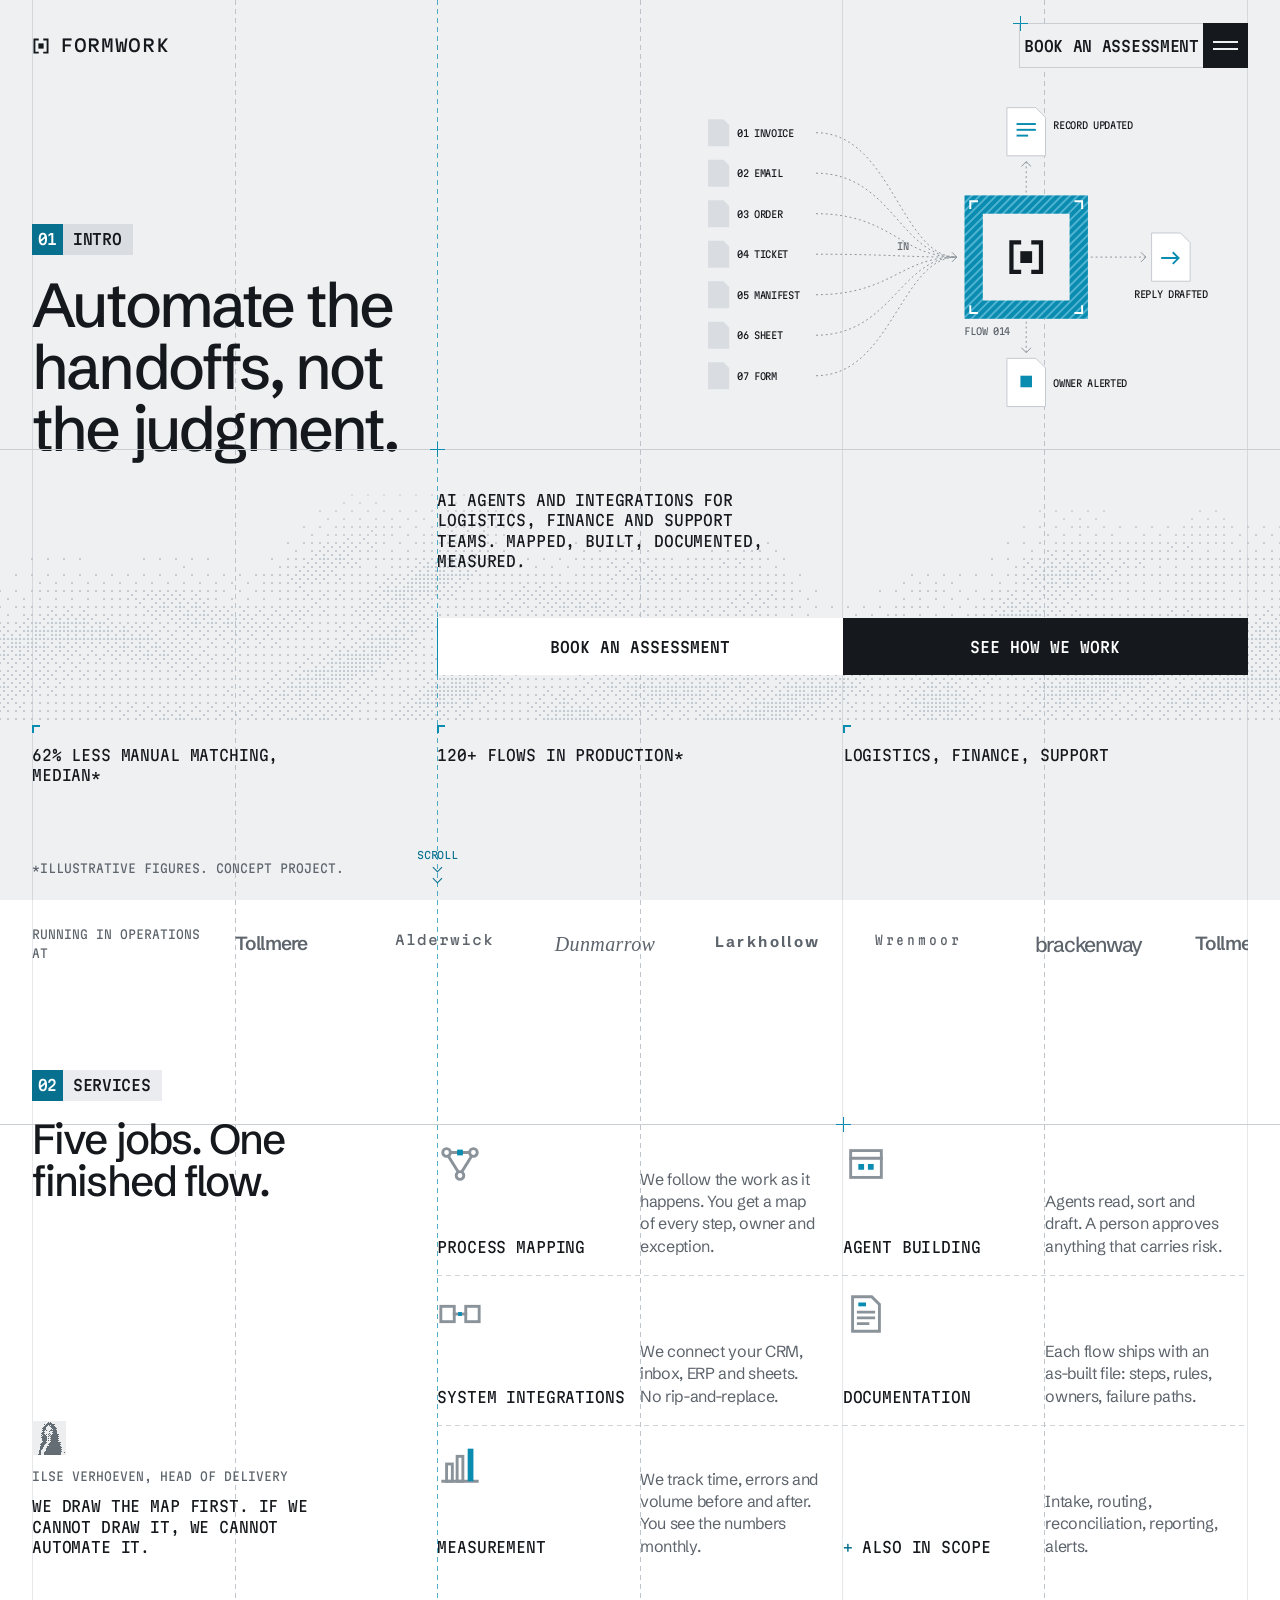
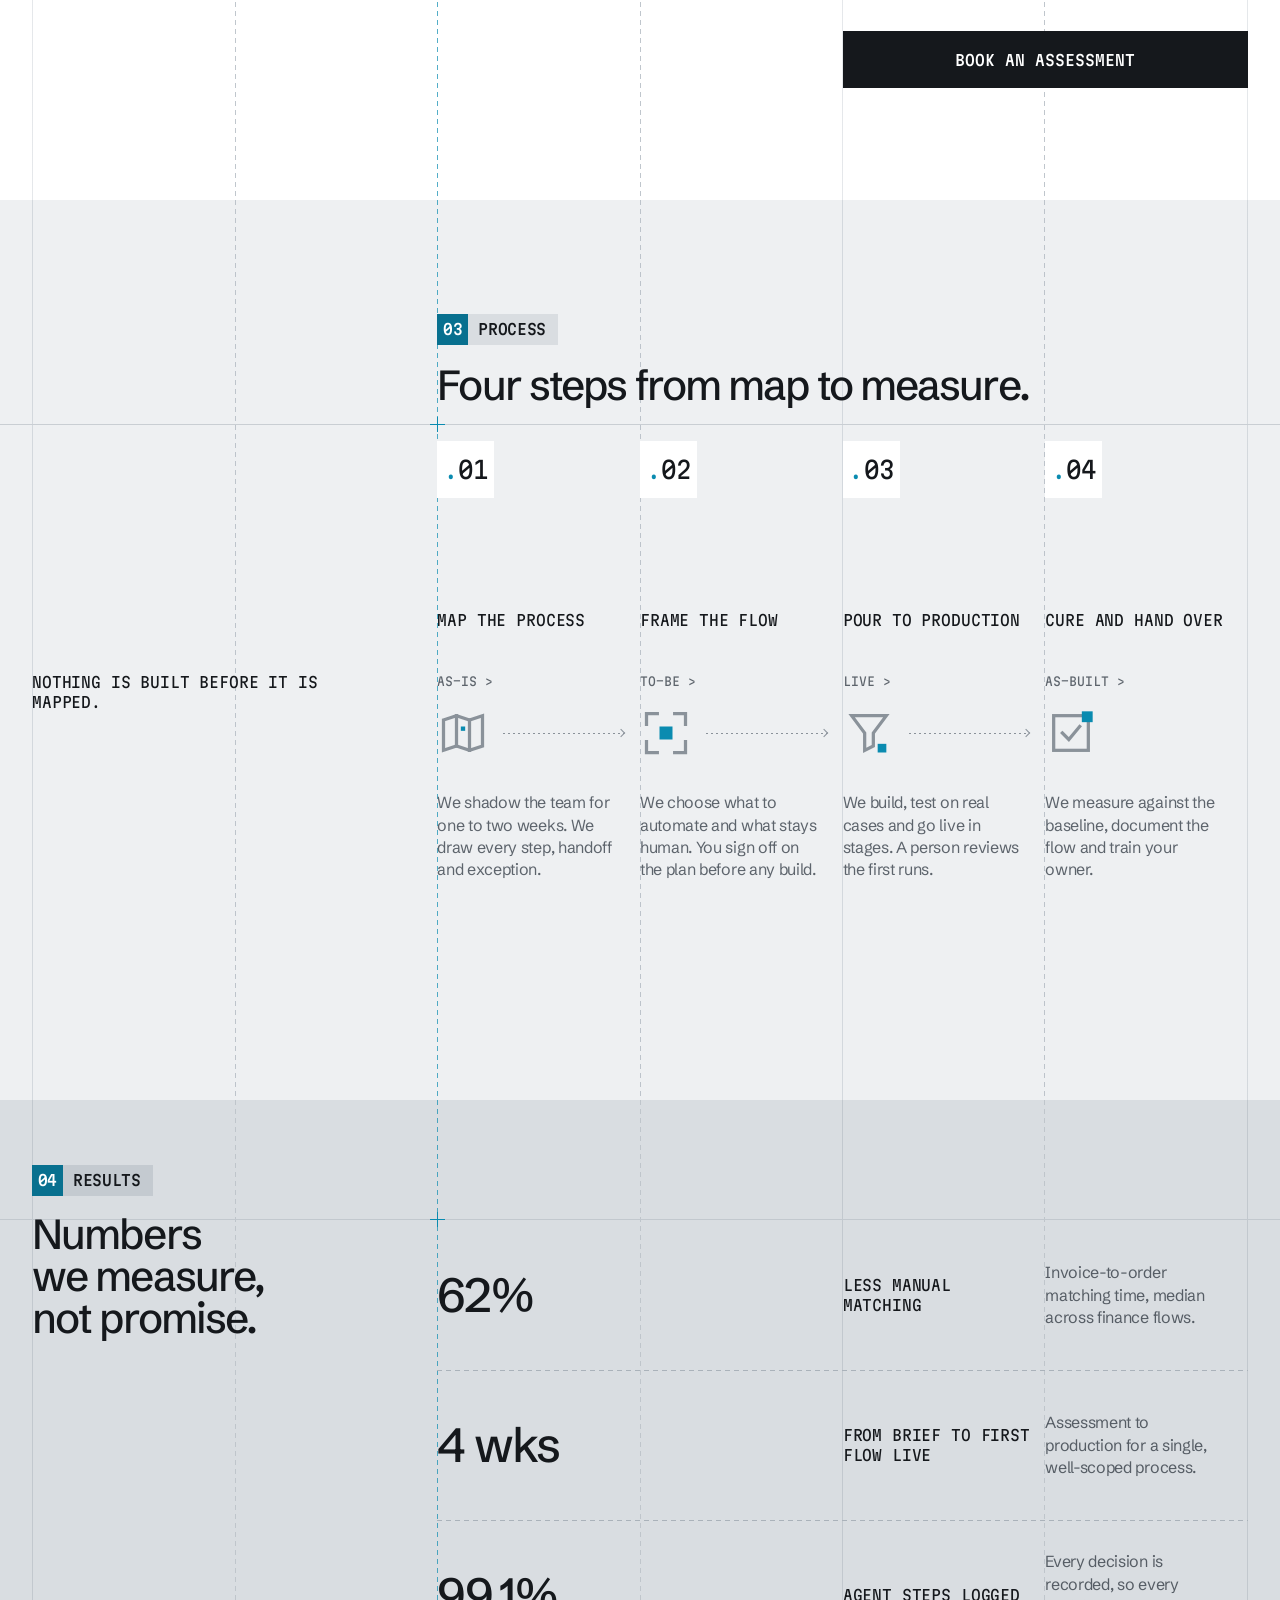
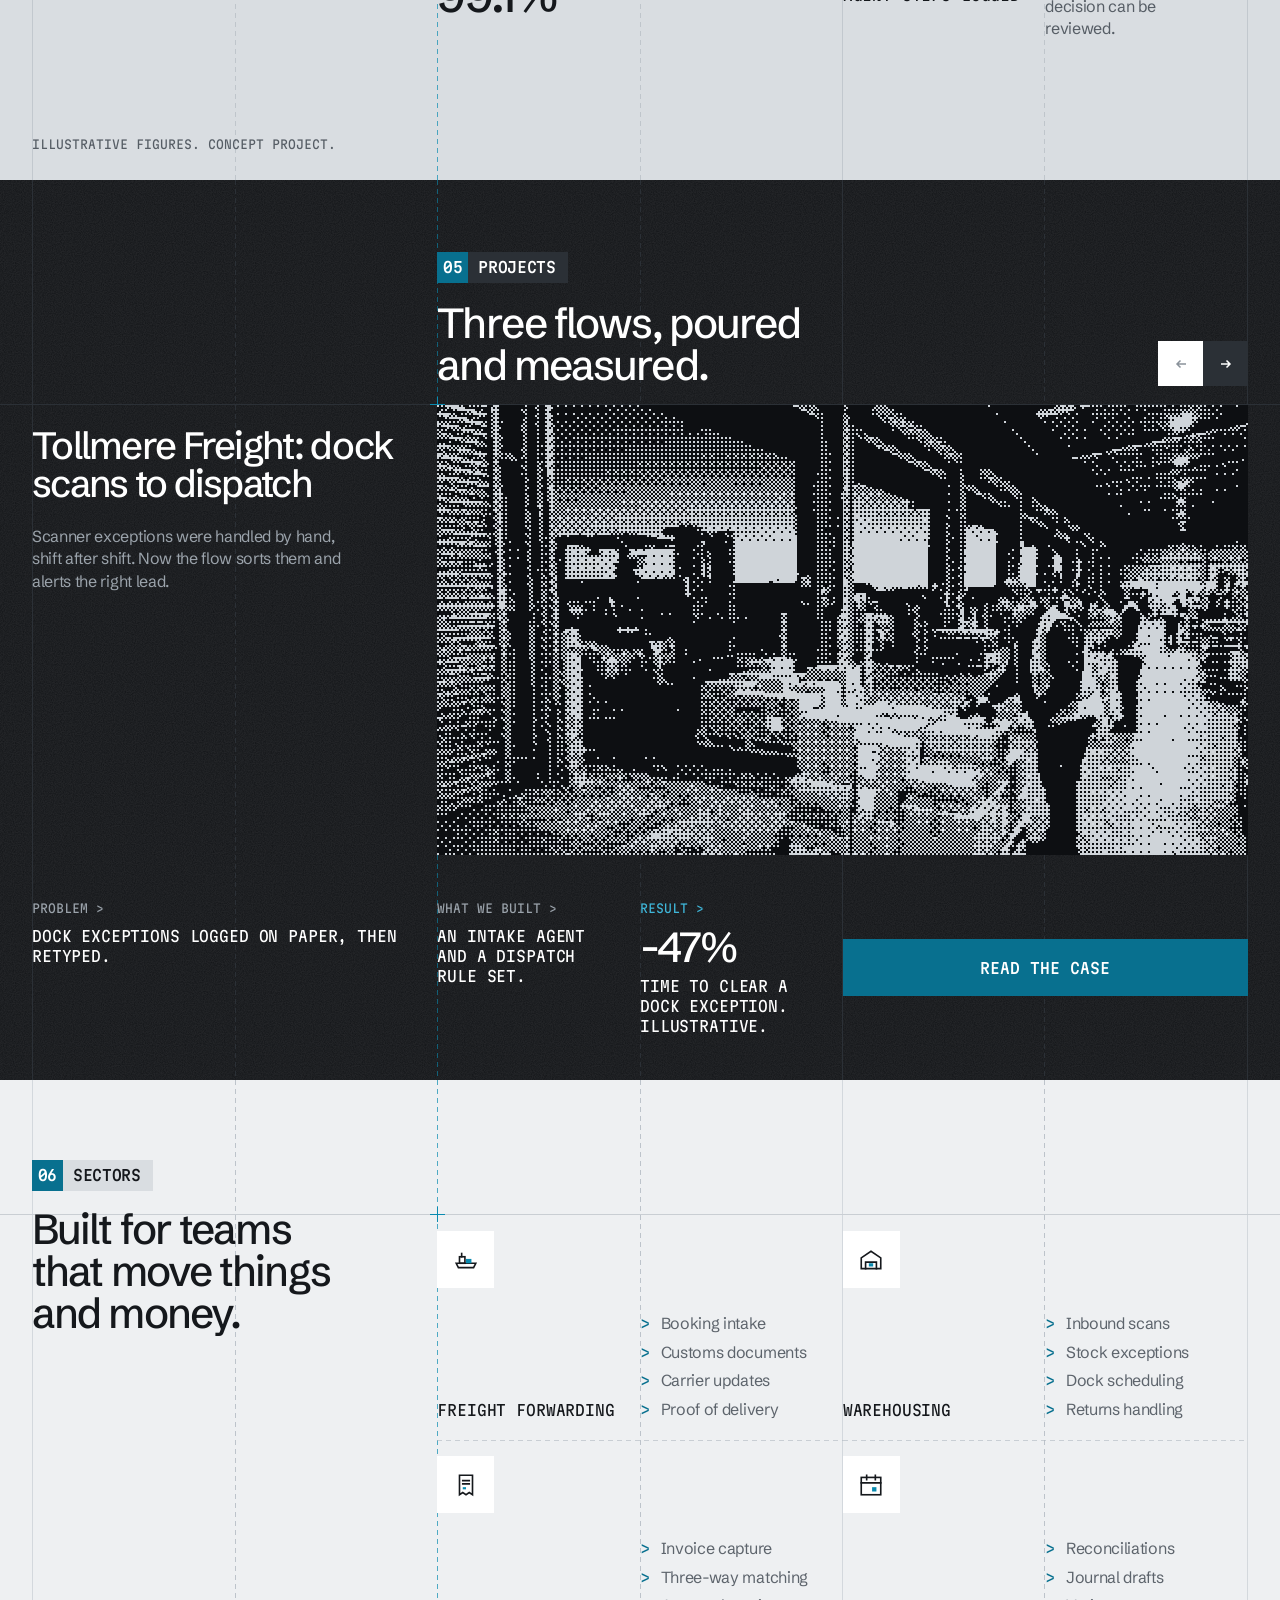
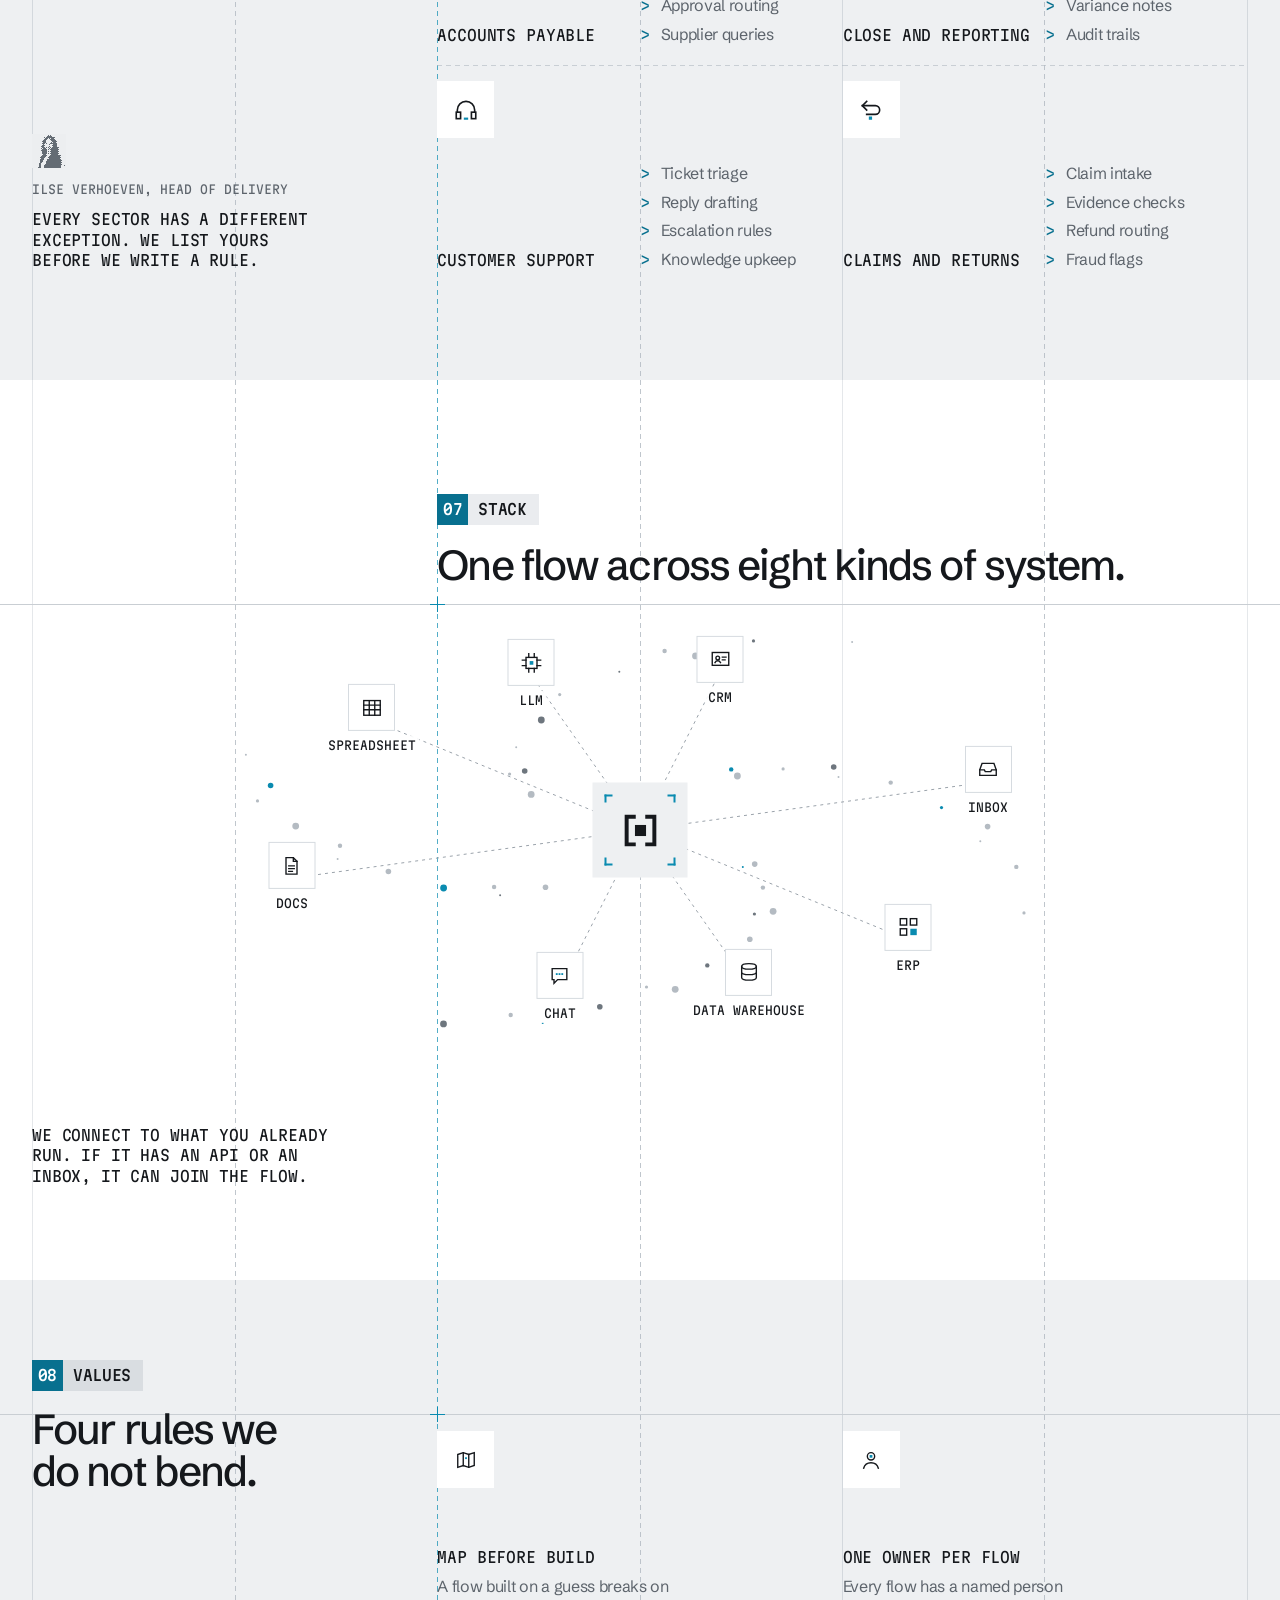
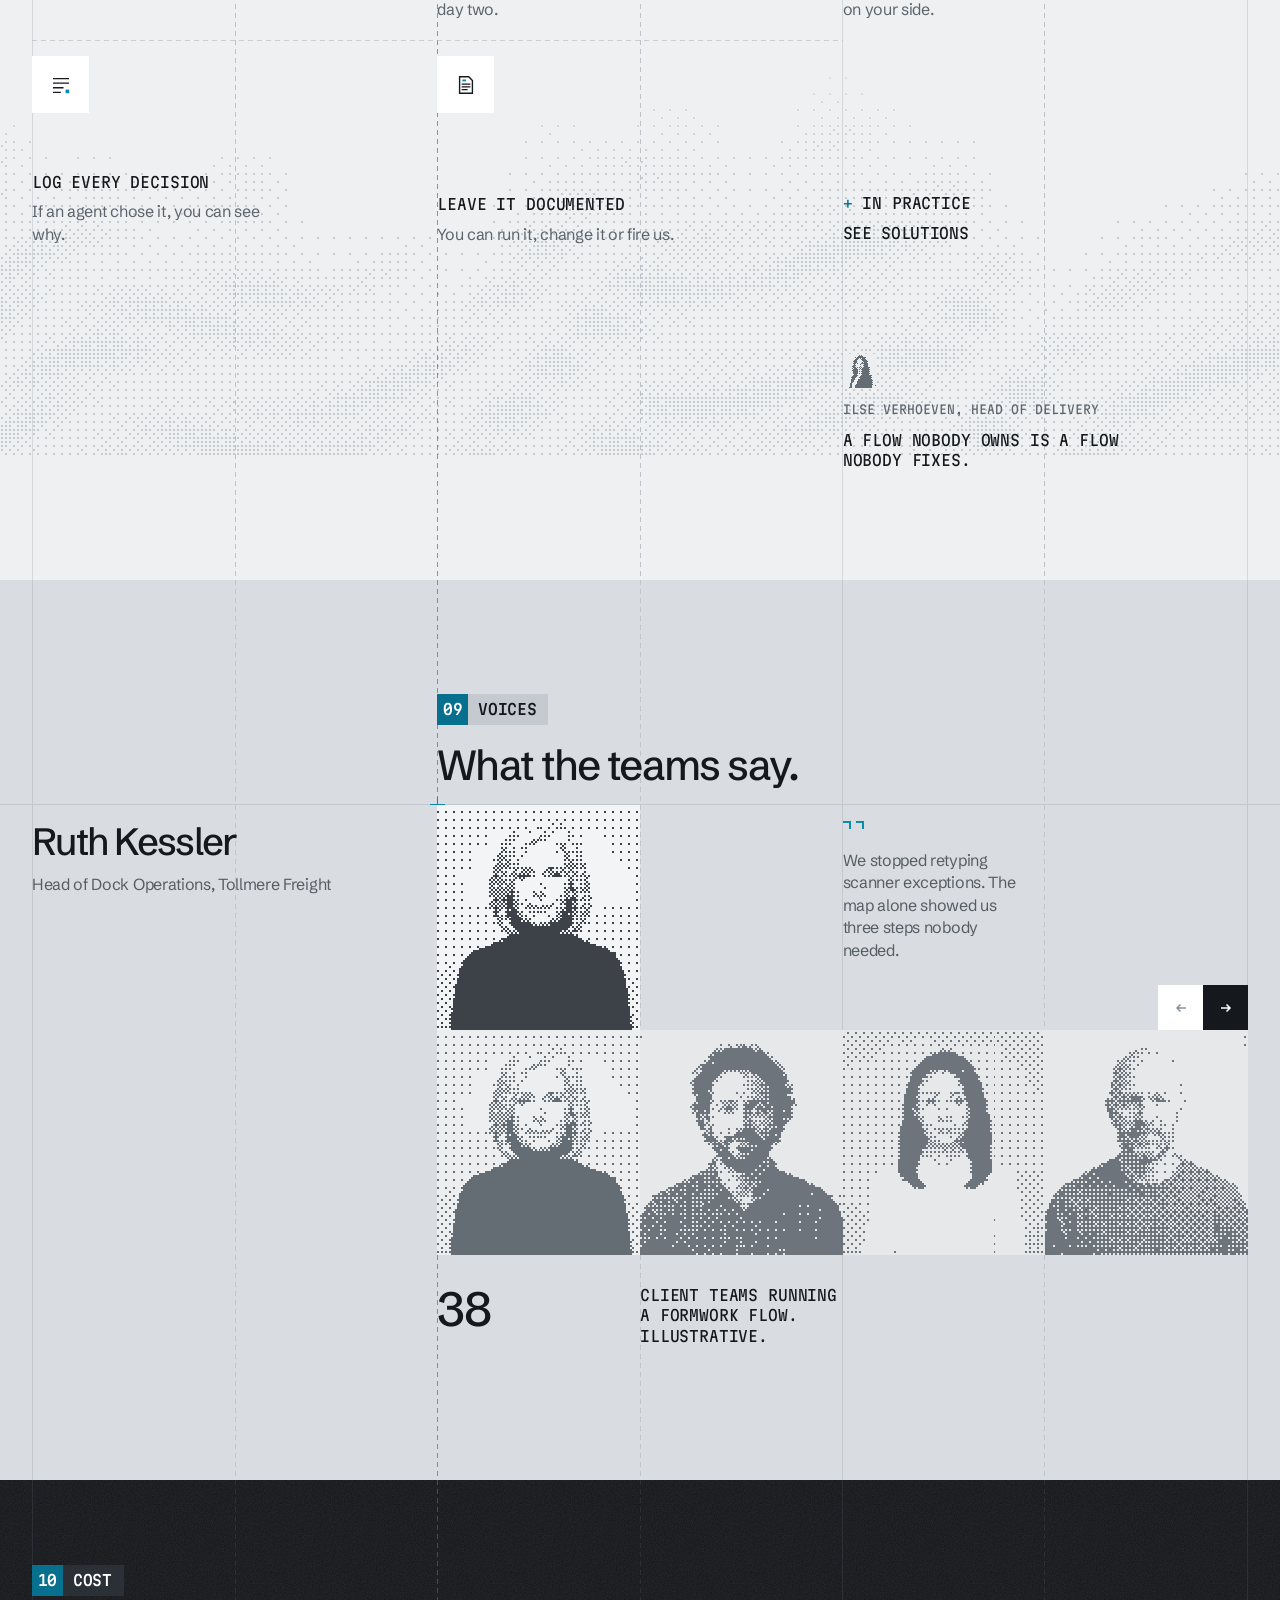
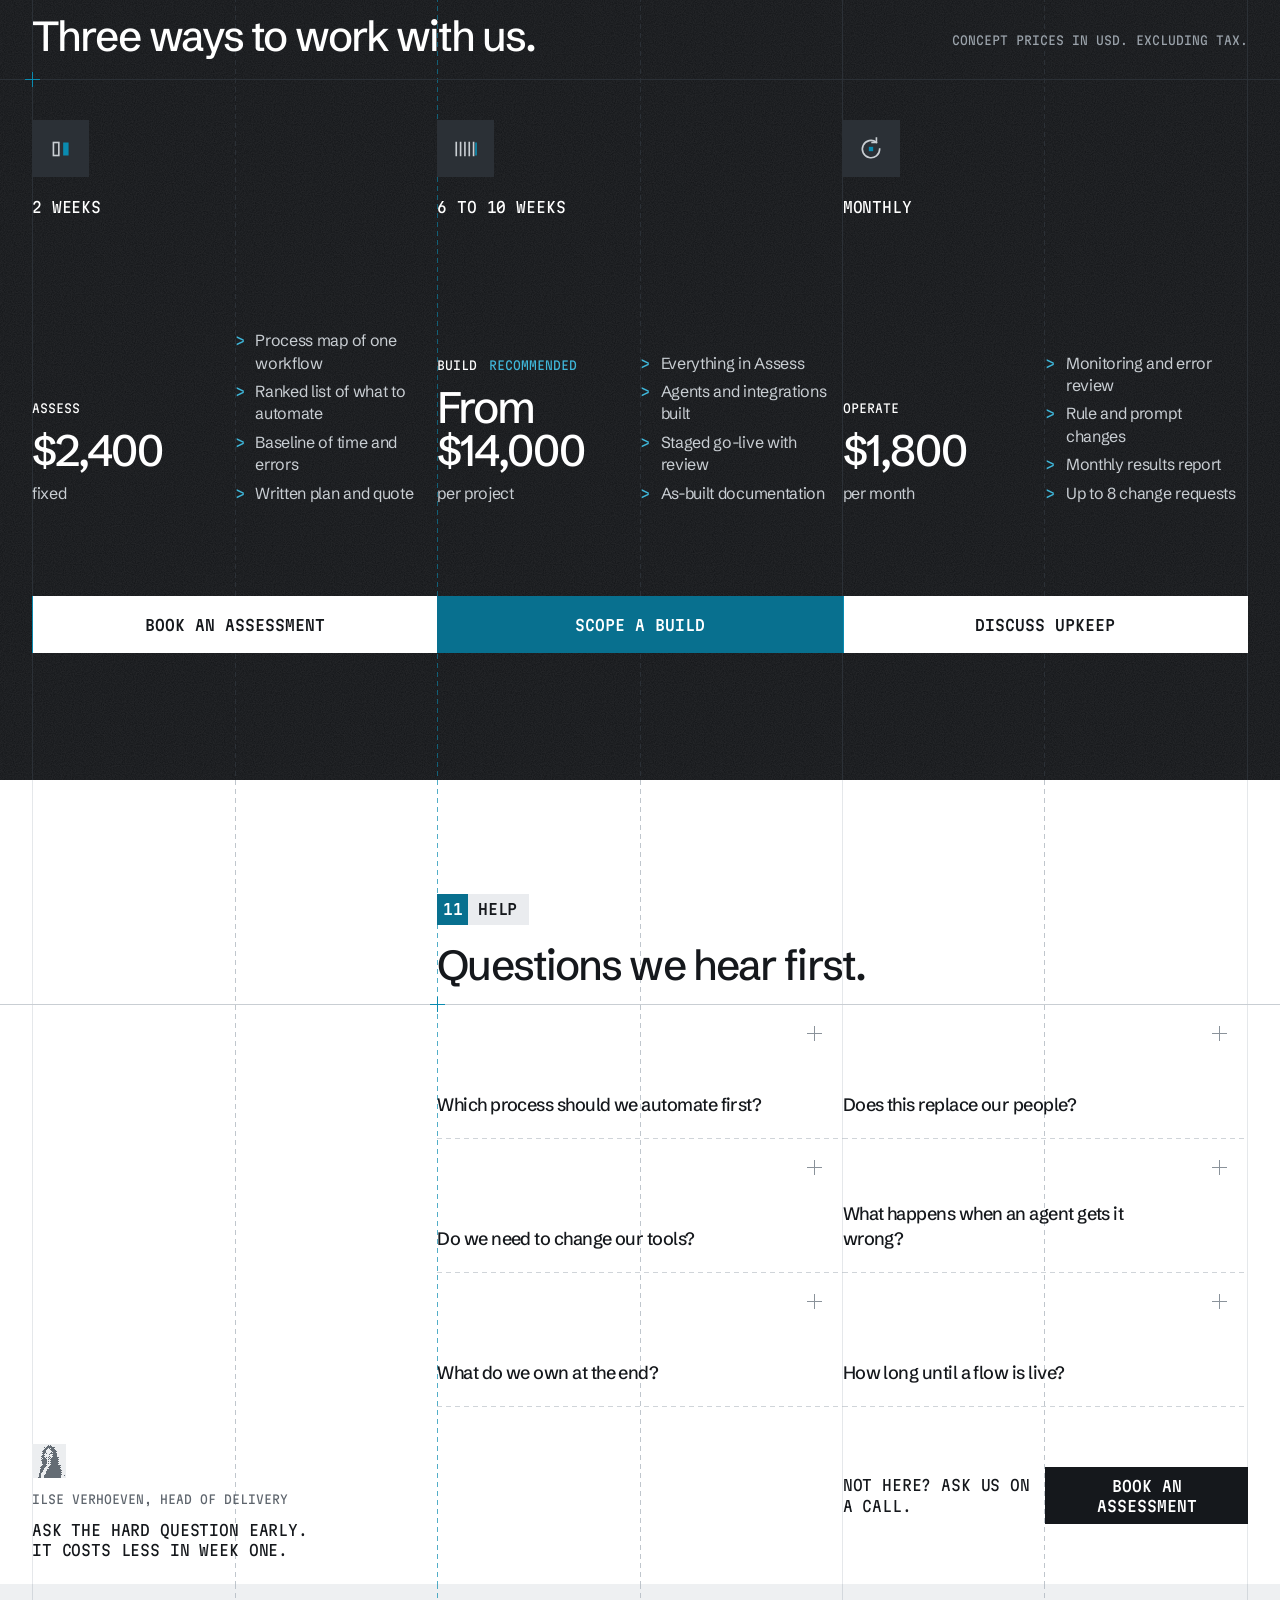
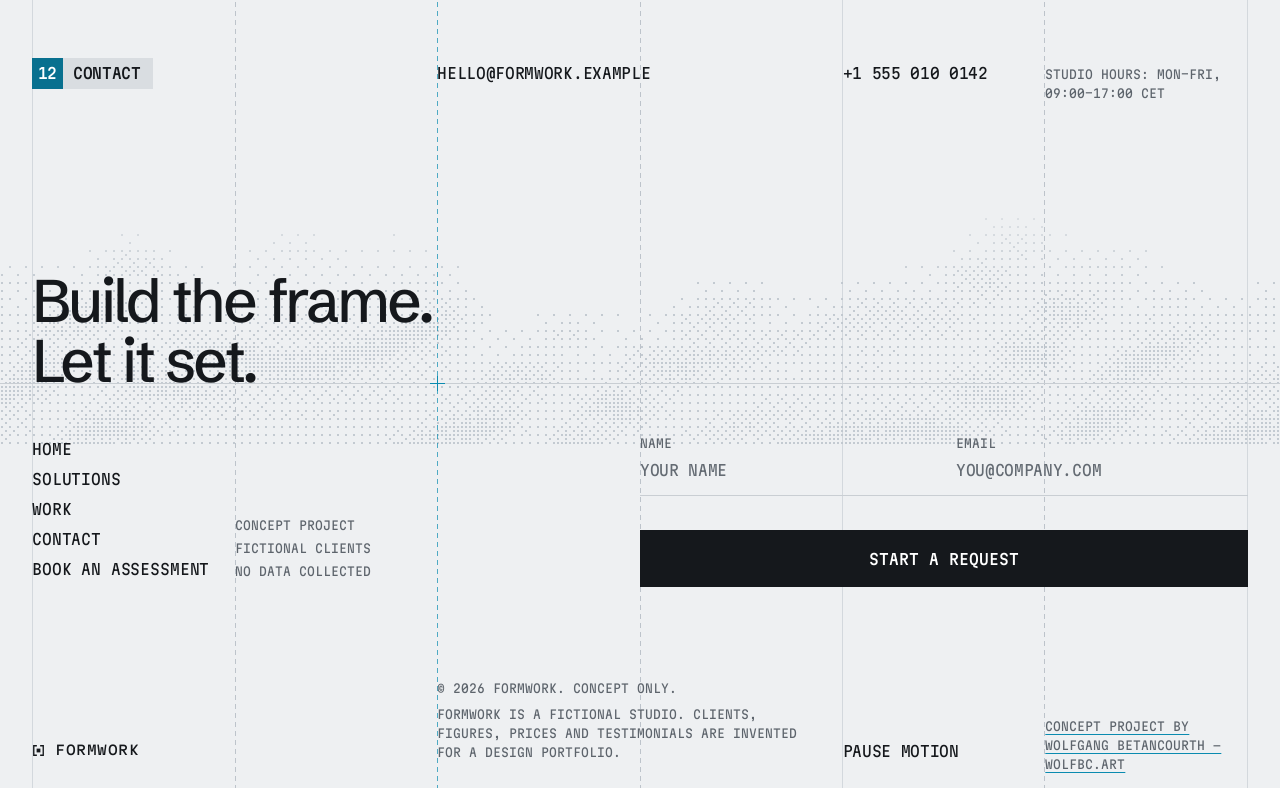
<file: index.html>
<!doctype html>
<html lang="en">
<head>
<meta charset="utf-8">
<meta name="viewport" content="width=device-width, initial-scale=1">
<title>Formwork — AI automation for operations teams</title>
<meta name="description" content="Formwork maps your process, builds the flows (agents and integrations) and leaves them documented and measured. For logistics, finance and support teams.">
<meta property="og:type" content="website">
<meta property="og:title" content="Formwork — We build the structure. The process sets.">
<meta property="og:description" content="AI automation studio for operations teams. Map, build, document, measure.">
<meta property="og:url" content="https://formwork.wolfbc.art/">
<link rel="canonical" href="https://formwork.wolfbc.art/">
<meta property="og:image" content="https://formwork.wolfbc.art/assets/og.jpg">
<meta property="og:image:width" content="1200">
<meta property="og:image:height" content="630">
<meta property="og:image:alt" content="Formwork: Automate the handoffs, not the judgment. A diagram of seven inputs entering one flow.">
<meta name="twitter:card" content="summary_large_image">
<meta name="theme-color" content="#eef0f2">
<link rel="icon" href="favicon.svg" type="image/svg+xml">
<link rel="preconnect" href="https://fonts.googleapis.com"><link rel="preconnect" href="https://fonts.gstatic.com" crossorigin><link rel="stylesheet" href="https://fonts.googleapis.com/css2?family=Martian+Mono:wdth,wght@75..112.5,400..500&family=Schibsted+Grotesk:wght@400;500;600;700&display=swap">
<link rel="stylesheet" href="css/site.css">
<script src="js/site.js" defer></script>
</head>
<body>
<a class="skip" href="#main">Skip to content</a><header class="nav"><div class="wrap"><a class="brand" href="./" aria-label="Formwork, home"><svg viewBox="0 0 24 24" fill="currentColor" aria-hidden="true"><path d="M2 2h7v2.5H4.5v15H9V22H2z"/><path d="M22 2h-7v2.5h4.5v15H15V22h7z"/><rect x="8.5" y="8.5" width="7" height="7"/></svg><span class="wordmark">Formwork</span></a><div class="nav-r"><a class="nav-book" href="contact/"><i class="x" aria-hidden="true"></i>Book an assessment</a><button class="menu-btn" type="button" aria-expanded="false" aria-controls="menu" aria-label="Open menu"><i></i><i></i></button><nav class="menu" id="menu" aria-label="Main"><ul><li style="--i:0"><a class="lnk" href="./" aria-current="page"><svg class="arr" viewBox="0 0 12 12" aria-hidden="true"><path d="M1 6h9M6.5 2.5L10 6l-3.5 3.5" fill="none" stroke="currentColor" stroke-width="1.5"/></svg><span>Home</span></a></li><li style="--i:1"><a class="lnk" href="solutions/"><svg class="arr" viewBox="0 0 12 12" aria-hidden="true"><path d="M1 6h9M6.5 2.5L10 6l-3.5 3.5" fill="none" stroke="currentColor" stroke-width="1.5"/></svg><span>Solutions</span></a></li><li style="--i:2"><a class="lnk" href="work/"><svg class="arr" viewBox="0 0 12 12" aria-hidden="true"><path d="M1 6h9M6.5 2.5L10 6l-3.5 3.5" fill="none" stroke="currentColor" stroke-width="1.5"/></svg><span>Work</span></a></li><li style="--i:3"><a class="lnk" href="contact/"><svg class="arr" viewBox="0 0 12 12" aria-hidden="true"><path d="M1 6h9M6.5 2.5L10 6l-3.5 3.5" fill="none" stroke="currentColor" stroke-width="1.5"/></svg><span>Contact</span></a></li><li style="--i:4"><a class="lnk" href="contact/?plan=assess"><svg class="arr" viewBox="0 0 12 12" aria-hidden="true"><path d="M1 6h9M6.5 2.5L10 6l-3.5 3.5" fill="none" stroke="currentColor" stroke-width="1.5"/></svg><span>Book an assessment</span></a></li></ul></nav></div></div></header>
<main id="main">
<section class="s s--paper hero" aria-labelledby="hero-h">
<div class="field" aria-hidden="true"></div><div class="lines" aria-hidden="true"></div>
<div class="wrap g6">
<div class="hero-head"><p class="tag"><span class="tag-n">01</span><span class="tag-t">Intro</span></p><h1 class="h1" id="hero-h">Automate the handoffs, not the judgment.</h1></div>
<div class="hero-dia"><svg class="dia" viewBox="0 0 560 330" role="img" aria-label="Diagram: seven inputs (invoice, email, order, ticket, manifest, sheet, form) enter one flow and produce three outputs: a record updated, a reply drafted, an owner alerted."><defs><pattern id="st" width="6" height="6" patternUnits="userSpaceOnUse" patternTransform="rotate(45)"><rect width="6" height="6" fill="#0a8bb0"/><rect width="2" height="6" fill="#4fb3d1"/></pattern></defs><g class="d-sheet" style="--i:0"><path class="sheet" d="M0 22h16l6 6v22H0z"/><text x="30" y="40">01 INVOICE</text></g><g class="d-sheet" style="--i:1"><path class="sheet" d="M0 64h16l6 6v22H0z"/><text x="30" y="82">02 EMAIL</text></g><g class="d-sheet" style="--i:2"><path class="sheet" d="M0 106h16l6 6v22H0z"/><text x="30" y="124">03 ORDER</text></g><g class="d-sheet" style="--i:3"><path class="sheet" d="M0 148h16l6 6v22H0z"/><text x="30" y="166">04 TICKET</text></g><g class="d-sheet" style="--i:4"><path class="sheet" d="M0 190h16l6 6v22H0z"/><text x="30" y="208">05 MANIFEST</text></g><g class="d-sheet" style="--i:5"><path class="sheet" d="M0 232h16l6 6v22H0z"/><text x="30" y="250">06 SHEET</text></g><g class="d-sheet" style="--i:6"><path class="sheet" d="M0 274h16l6 6v22H0z"/><text x="30" y="292">07 FORM</text></g><path class="con d-con" style="--i:0" d="M112 36 C 190 36, 200 165, 258 165"/><path class="con d-con" style="--i:1" d="M112 78 C 190 78, 200 165, 258 165"/><path class="con d-con" style="--i:2" d="M112 120 C 190 120, 200 165, 258 165"/><path class="con d-con" style="--i:3" d="M112 162 C 190 162, 200 165, 258 165"/><path class="con d-con" style="--i:4" d="M112 204 C 190 204, 200 165, 258 165"/><path class="con d-con" style="--i:5" d="M112 246 C 190 246, 200 165, 258 165"/><path class="con d-con" style="--i:6" d="M112 288 C 190 288, 200 165, 258 165"/><text class="t-mut d-con" style="--i:3" x="196" y="158">IN</text><path class="chev d-con" style="--i:6" d="M253 160l5 5-5 5"/><g class="d-core g"><rect x="266" y="101" width="128" height="128" fill="url(#st)"/></g><g class="d-inner"><rect class="core-in" x="285" y="120" width="90" height="90"/><g transform="translate(309 144) scale(1.75)" fill="#15181c"><path d="M2 2h7v2.5H4.5v15H9V22H2z"/><path d="M22 2h-7v2.5h4.5v15H15V22h7z"/><rect x="8.5" y="8.5" width="7" height="7"/></g><path class="mark-w" d="M272 115V107H280"/><path class="mark-w" d="M388 115V107H380"/><path class="mark-w" d="M272 215V223H280"/><path class="mark-w" d="M388 215V223H380"/><text class="t-mut" x="266" y="246">FLOW 014</text></g><g class="d-arrow" style="--d:2300ms"><path class="con" d="M330 98V66"/><path class="chev" d="M325 71l5-5 5 5"/></g><g class="d-out g" style="--d:2300ms;--fx:0px;--fy:130px"><path class="sheet-w" d="M310 10h30l10 10v40H310z"/><rect class="acc-f" x="320" y="26" width="20" height="2"/><rect class="acc-f" x="320" y="32" width="20" height="2"/><rect class="acc-f" x="320" y="38" width="12" height="2"/></g><text class="d-lab" style="--d:2300ms" x="358" y="32" text-anchor="start">RECORD UPDATED</text><g class="d-arrow" style="--d:2450ms"><path class="con" d="M397 165h57"/><path class="chev" d="M449 160l5 5-5 5"/></g><g class="d-out g" style="--d:2450ms;--fx:-150px;--fy:0px"><path class="sheet-w" d="M460 140h30l10 10v40H460z"/><path d="M470 166h18M482 160l6 6-6 6" fill="none" stroke="#0a8bb0" stroke-width="2"/></g><text class="d-lab" style="--d:2450ms" x="480" y="207" text-anchor="middle">REPLY DRAFTED</text><g class="d-arrow" style="--d:2600ms"><path class="con" d="M330 232v32"/><path class="chev" d="M325 259l5 5 5-5"/></g><g class="d-out g" style="--d:2600ms;--fx:0px;--fy:-130px"><path class="sheet-w" d="M310 270h30l10 10v40H310z"/><rect class="acc-f" x="324" y="288" width="12" height="12"/></g><text class="d-lab" style="--d:2600ms" x="358" y="300" text-anchor="start">OWNER ALERTED</text></svg></div>
<div class="hr" aria-hidden="true"><i class="x" style="left:33.3333%"></i></div>
<div class="hero-sub"><p class="mono">AI agents and integrations for logistics, finance and support teams. Mapped, built, documented, measured.</p>
<div class="hero-cta"><a class="btn btn--light" href="contact/"><svg class="arr" viewBox="0 0 12 12" aria-hidden="true"><path d="M1 6h9M6.5 2.5L10 6l-3.5 3.5" fill="none" stroke="currentColor" stroke-width="1.5"/></svg><span>Book an assessment</span></a><a class="btn" href="#process"><svg class="arr" viewBox="0 0 12 12" aria-hidden="true"><path d="M1 6h9M6.5 2.5L10 6l-3.5 3.5" fill="none" stroke="currentColor" stroke-width="1.5"/></svg><span>See how we work</span></a></div></div>
<ul class="hero-proof"><li><span class="sq" aria-hidden="true"></span><p class="mono">62% less manual matching, median*</p></li>
<li><span class="sq" aria-hidden="true"></span><p class="mono">120+ flows in production*</p></li>
<li><span class="sq" aria-hidden="true"></span><p class="mono">Logistics, finance, support</p></li>
<li class="hero-foot"><p class="mono-s">*Illustrative figures. Concept project.</p></li></ul>
</div>
<div class="scroll-hint" aria-hidden="true" style="left:max(var(--m), calc((100% - 1520px) / 2)); margin-left:calc(min(1520px, 100% - 2 * var(--m)) / 3)"><span>SCROLL</span><i></i><i></i></div>
</section>

<section class="s s--white svc" aria-labelledby="svc-h"><div class="lines" aria-hidden="true"></div>
<div class="wrap g6">
<div class="trust"><p class="mono-s">Running in operations at</p><div class="marquee"><div class="marquee-track"><span class="wm1">Tollmere</span><span class="wm2">Alderwick</span><span class="wm3">Dunmarrow</span><span class="wm4">Larkhollow</span><span class="wm5">Wrenmoor</span><span class="wm6">Brackenway</span><span class="wm1" aria-hidden="true">Tollmere</span><span class="wm2" aria-hidden="true">Alderwick</span><span class="wm3" aria-hidden="true">Dunmarrow</span><span class="wm4" aria-hidden="true">Larkhollow</span><span class="wm5" aria-hidden="true">Wrenmoor</span><span class="wm6" aria-hidden="true">Brackenway</span><span class="wm1" aria-hidden="true">Tollmere</span><span class="wm2" aria-hidden="true">Alderwick</span><span class="wm3" aria-hidden="true">Dunmarrow</span><span class="wm4" aria-hidden="true">Larkhollow</span><span class="wm5" aria-hidden="true">Wrenmoor</span><span class="wm6" aria-hidden="true">Brackenway</span><span class="wm1" aria-hidden="true">Tollmere</span><span class="wm2" aria-hidden="true">Alderwick</span><span class="wm3" aria-hidden="true">Dunmarrow</span><span class="wm4" aria-hidden="true">Larkhollow</span><span class="wm5" aria-hidden="true">Wrenmoor</span><span class="wm6" aria-hidden="true">Brackenway</span></div></div></div>
<p class="tag sec-tag"><span class="tag-n">02</span><span class="tag-t">Services</span></p>
<div class="hr" aria-hidden="true"><i class="x" style="left:66.6667%"></i></div>
<h2 class="h2 hang" id="svc-h" style="grid-column:1/3;grid-row:2/4">Five jobs. One finished flow.</h2>
<div class="svc-item" style="grid-column:3/5;grid-row:2"><span class="ic-wrap"><svg class="ic" viewBox="0 0 24 24" aria-hidden="true"><circle cx="5" cy="6" r="2"/><circle cx="19" cy="6" r="2"/><circle cx="12" cy="18" r="2"/><path d="M7 6h10M6 8l5 8M18 8l-5 8"/><rect class="a" x="10.5" y="4.5" width="3" height="3"/></svg></span><h3 class="mono">Process mapping</h3><p class="body">We follow the work as it happens. You get a map of every step, owner and exception.</p></div><div class="svc-item" style="grid-column:5/7;grid-row:2"><span class="ic-wrap"><svg class="ic" viewBox="0 0 24 24" aria-hidden="true"><rect x="4" y="5" width="16" height="14"/><path d="M4 9h16"/><rect class="a" x="8" y="12" width="3" height="3"/><rect class="a" x="13" y="12" width="3" height="3"/></svg></span><h3 class="mono">Agent building</h3><p class="body">Agents read, sort and draft. A person approves anything that carries risk.</p></div><div class="svc-item dt" style="grid-column:3/5;grid-row:3"><span class="ic-wrap"><svg class="ic" viewBox="0 0 24 24" aria-hidden="true"><rect x="2" y="8" width="7" height="8"/><rect x="15" y="8" width="7" height="8"/><path d="M9 12h6"/><rect class="a" x="11" y="11" width="2" height="2"/></svg></span><h3 class="mono">System integrations</h3><p class="body">We connect your CRM, inbox, ERP and sheets. No rip-and-replace.</p></div><div class="svc-item dt" style="grid-column:5/7;grid-row:3"><span class="ic-wrap"><svg class="ic" viewBox="0 0 24 24" aria-hidden="true"><path d="M5 3h10l4 4v14H5z"/><path d="M8 11h8M8 14h8M8 17h5"/><rect class="a" x="8" y="6" width="4" height="2"/></svg></span><h3 class="mono">Documentation</h3><p class="body">Each flow ships with an as-built file: steps, rules, owners, failure paths.</p></div><div class="svc-item dt" style="grid-column:3/5;grid-row:4"><span class="ic-wrap"><svg class="ic" viewBox="0 0 24 24" aria-hidden="true"><path d="M3 21h18"/><rect x="5" y="12" width="3" height="9"/><rect x="10.5" y="8" width="3" height="13"/><rect class="a" x="16" y="4" width="3" height="17"/></svg></span><h3 class="mono">Measurement</h3><p class="body">We track time, errors and volume before and after. You see the numbers monthly.</p></div>
<div class="svc-more dt"><p class="mono"><b>+</b> Also in scope</p><p class="body">Intake, routing, reconciliation, reporting, alerts.</p></div>
<aside class="note" aria-label="Note from Ilse Verhoeven"><figure class="dither av" data-tones="#646c74,#eceef0" data-cell="1" aria-hidden="true"><img src="assets/p-05.webp" alt="" width="600" height="600" decoding="async" loading="lazy"></figure><p class="mono-s who">Ilse Verhoeven, Head of Delivery</p><p class="mono">We draw the map first. If we cannot draw it, we cannot automate it.</p></aside>
<div class="cta-wide"><a class="btn" href="contact/"><svg class="arr" viewBox="0 0 12 12" aria-hidden="true"><path d="M1 6h9M6.5 2.5L10 6l-3.5 3.5" fill="none" stroke="currentColor" stroke-width="1.5"/></svg><span>Book an assessment</span></a></div>
</div></section>

<section class="s s--paper proc" id="process" aria-labelledby="proc-h"><div class="lines" aria-hidden="true"></div>
<div class="wrap g6">
<div class="sit"><p class="tag"><span class="tag-n">03</span><span class="tag-t">Process</span></p><h2 class="h2" id="proc-h">Four steps from map to measure.</h2></div>
<div class="hr" aria-hidden="true"><i class="x" style="left:33.3333%"></i></div>
<p class="mono phrase">Nothing is built before it is mapped.</p>
<div class="step" style="grid-column:3;grid-row:2/4;--i:0"><div class="step-top"><span class="tile"><span class="num"><b>.</b>01</span></span><h3 class="mono">Map the process</h3></div><p class="mono-s">As-is &gt;</p><div class="pipe" aria-hidden="true"><svg class="ic" viewBox="0 0 24 24" aria-hidden="true"><path d="M3 6l6-2 6 2 6-2v14l-6 2-6-2-6 2z"/><path d="M9 4v14M15 6v14"/><rect class="a" x="11" y="9" width="2" height="2"/></svg><span class="pipe-ln"></span></div><p class="body">We shadow the team for one to two weeks. We draw every step, handoff and exception.</p></div><div class="step" style="grid-column:4;grid-row:2/4;--i:1"><div class="step-top"><span class="tile"><span class="num"><b>.</b>02</span></span><h3 class="mono">Frame the flow</h3></div><p class="mono-s">To-be &gt;</p><div class="pipe" aria-hidden="true"><svg class="ic" viewBox="0 0 24 24" aria-hidden="true"><path d="M3 8V3h5M16 3h5v5M21 16v5h-5M8 21H3v-5"/><rect class="a" x="9" y="9" width="6" height="6"/></svg><span class="pipe-ln"></span></div><p class="body">We choose what to automate and what stays human. You sign off on the plan before any build.</p></div><div class="step" style="grid-column:5;grid-row:2/4;--i:2"><div class="step-top"><span class="tile"><span class="num"><b>.</b>03</span></span><h3 class="mono">Pour to production</h3></div><p class="mono-s">Live &gt;</p><div class="pipe" aria-hidden="true"><svg class="ic" viewBox="0 0 24 24" aria-hidden="true"><path d="M4 4h16l-6 8v6l-4 2v-8z"/><rect class="a" x="16" y="17" width="4" height="4"/></svg><span class="pipe-ln"></span></div><p class="body">We build, test on real cases and go live in stages. A person reviews the first runs.</p></div><div class="step last" style="grid-column:6;grid-row:2/4;--i:3"><div class="step-top"><span class="tile"><span class="num"><b>.</b>04</span></span><h3 class="mono">Cure and hand over</h3></div><p class="mono-s">As-built &gt;</p><div class="pipe" aria-hidden="true"><svg class="ic" viewBox="0 0 24 24" aria-hidden="true"><rect x="4" y="4" width="16" height="16"/><path d="M8 12l3 3 5-6"/><rect class="a" x="17" y="2" width="5" height="5"/></svg><span class="pipe-ln"></span></div><p class="body">We measure against the baseline, document the flow and train your owner.</p></div>
</div></section>

<section class="s s--stone res" aria-labelledby="res-h"><div class="lines" aria-hidden="true"></div>
<div class="wrap g6">
<p class="tag sec-tag2"><span class="tag-n">04</span><span class="tag-t">Results</span></p>
<div class="hr" aria-hidden="true"><i class="x" style="left:33.3333%"></i></div>
<h2 class="h2 hang" id="res-h">Numbers we measure, not promise.</h2>
<div class="res-row" style="grid-column:3/-1;grid-row:2"><p class="fig">62%</p><p class="mono">Less manual matching</p><p class="body">Invoice-to-order matching time, median across finance flows.</p></div><div class="res-row" style="grid-column:3/-1;grid-row:3"><p class="fig">4 wks</p><p class="mono">From brief to first flow live</p><p class="body">Assessment to production for a single, well-scoped process.</p></div><div class="res-row" style="grid-column:3/-1;grid-row:4"><p class="fig">99.1%</p><p class="mono">Agent steps logged</p><p class="body">Every decision is recorded, so every decision can be reviewed.</p></div>
<p class="mono-s mark">Illustrative figures. Concept project.</p>
</div></section>

<section class="s s--dark cases" aria-labelledby="cases-h" data-slider aria-roledescription="carousel"><div class="grain" aria-hidden="true"></div><div class="lines" aria-hidden="true"></div>
<div class="wrap g6">
<div class="sit"><p class="tag"><span class="tag-n">05</span><span class="tag-t">Projects</span></p><h2 class="h2" id="cases-h">Three flows, poured and measured.</h2></div>
<div class="slider-arrows arrows"><button class="arw arw--prev" type="button" aria-label="Previous case"><svg viewBox="0 0 12 12" aria-hidden="true"><path d="M1 6h9M6.5 2.5L10 6l-3.5 3.5" fill="none" stroke="currentColor" stroke-width="1.5"/></svg></button><button class="arw arw--next" type="button" aria-label="Next case"><svg viewBox="0 0 12 12" aria-hidden="true"><path d="M1 6h9M6.5 2.5L10 6l-3.5 3.5" fill="none" stroke="currentColor" stroke-width="1.5"/></svg></button><span class="sr" aria-live="polite" data-live></span></div>
<div class="hr" aria-hidden="true"><i class="x" style="left:33.3333%"></i></div>
<div class="slides"><article class="slide" data-slide aria-roledescription="slide" aria-label="Case 1 of 3"><div class="slide-txt"><h3 class="h3">Tollmere Freight: dock scans to dispatch</h3><p class="body">Scanner exceptions were handled by hand, shift after shift. Now the flow sorts them and alerts the right lead.</p></div><figure class="dither " data-tones="#0d0f12,#cfd4d9" data-cell="2"><img src="assets/w-01.webp" alt="Loading dock at a freight terminal at dusk. A worker in a hi-vis vest scans boxes on a pallet while a forklift waits by the open bays." width="1000" height="747" decoding="async" loading="lazy"></figure><div class="slide-data"><div class="d1"><p class="mono-s">Problem &gt;</p><p class="mono">Dock exceptions logged on paper, then retyped.</p></div><div class="d2"><p class="mono-s">What we built &gt;</p><p class="mono">An intake agent and a dispatch rule set.</p></div><div class="d3"><p class="mono-s acc">Result &gt;</p><p class="fig">-47%</p><p class="mono">time to clear a dock exception. Illustrative.</p></div><div class="cta"><a class="btn btn--accent" href="work/tollmere-dock-ops/"><svg class="arr" viewBox="0 0 12 12" aria-hidden="true"><path d="M1 6h9M6.5 2.5L10 6l-3.5 3.5" fill="none" stroke="currentColor" stroke-width="1.5"/></svg><span>Read the case</span></a></div></div></article><article class="slide" data-slide aria-roledescription="slide" aria-label="Case 2 of 3"><div class="slide-txt"><h3 class="h3">Alderwick Finance: month-end close</h3><p class="body">Matching ran across five sheets and three inboxes. Now one flow matches, flags and drafts the journal.</p></div><figure class="dither " data-tones="#0d0f12,#cfd4d9" data-cell="2"><img src="assets/w-02.webp" alt="Finance team at a shared desk, each person looking at two screens of tables and charts during month-end close." width="1000" height="747" decoding="async" loading="lazy"></figure><div class="slide-data"><div class="d1"><p class="mono-s">Problem &gt;</p><p class="mono">Close took eight working days.</p></div><div class="d2"><p class="mono-s">What we built &gt;</p><p class="mono">A matching agent and a review queue.</p></div><div class="d3"><p class="mono-s acc">Result &gt;</p><p class="fig">-3 days</p><p class="mono">off the close. Illustrative.</p></div><div class="cta"><a class="btn btn--accent" href="work/"><svg class="arr" viewBox="0 0 12 12" aria-hidden="true"><path d="M1 6h9M6.5 2.5L10 6l-3.5 3.5" fill="none" stroke="currentColor" stroke-width="1.5"/></svg><span>See all work</span></a></div></div></article><article class="slide" data-slide aria-roledescription="slide" aria-label="Case 3 of 3"><div class="slide-txt"><h3 class="h3">Larkhollow Support: ticket triage</h3><p class="body">Agents sorted tickets by eye. Now every ticket arrives tagged, prioritised and half-drafted.</p></div><figure class="dither " data-tones="#0d0f12,#cfd4d9" data-cell="2"><img src="assets/w-03.webp" alt="Support centre floor. Agents with headsets work at desks, each with a ticket queue open on screen." width="1000" height="747" decoding="async" loading="lazy"></figure><div class="slide-data"><div class="d1"><p class="mono-s">Problem &gt;</p><p class="mono">First reply took over six hours.</p></div><div class="d2"><p class="mono-s">What we built &gt;</p><p class="mono">A triage agent and a reply drafter.</p></div><div class="d3"><p class="mono-s acc">Result &gt;</p><p class="fig">-58%</p><p class="mono">time to first reply. Illustrative.</p></div><div class="cta"><a class="btn btn--accent" href="work/"><svg class="arr" viewBox="0 0 12 12" aria-hidden="true"><path d="M1 6h9M6.5 2.5L10 6l-3.5 3.5" fill="none" stroke="currentColor" stroke-width="1.5"/></svg><span>See all work</span></a></div></div></article></div>
</div></section>

<section class="s s--paper sect" aria-labelledby="sect-h"><div class="lines" aria-hidden="true"></div>
<div class="wrap g6">
<p class="tag sec-tag2"><span class="tag-n">06</span><span class="tag-t">Sectors</span></p>
<div class="hr" aria-hidden="true"><i class="x" style="left:33.3333%"></i></div>
<h2 class="h2 hang" id="sect-h">Built for teams that move things and money.</h2>
<div class="sector" style="grid-column:3/5;grid-row:2"><span class="tile"><svg class="ic" viewBox="0 0 24 24" aria-hidden="true"><path d="M3 15h18l-2 4H5z"/><rect x="6" y="9" width="5" height="6"/><rect class="a" x="12" y="11" width="5" height="4"/><path d="M8 9V6"/></svg></span><h3 class="mono">Freight forwarding</h3><ul class="bul"><li>Booking intake</li><li>Customs documents</li><li>Carrier updates</li><li>Proof of delivery</li></ul></div><div class="sector" style="grid-column:5/7;grid-row:2"><span class="tile"><svg class="ic" viewBox="0 0 24 24" aria-hidden="true"><path d="M3 10l9-6 9 6v10H3z"/><path d="M7 20v-6h10v6"/><rect class="a" x="10" y="15" width="4" height="3"/></svg></span><h3 class="mono">Warehousing</h3><ul class="bul"><li>Inbound scans</li><li>Stock exceptions</li><li>Dock scheduling</li><li>Returns handling</li></ul></div><div class="sector dt" style="grid-column:3/5;grid-row:3"><span class="tile"><svg class="ic" viewBox="0 0 24 24" aria-hidden="true"><path d="M6 3h12v18l-3-2-3 2-3-2-3 2z"/><path d="M9 8h6M9 11h6"/><rect class="a" x="9" y="14" width="3" height="2"/></svg></span><h3 class="mono">Accounts payable</h3><ul class="bul"><li>Invoice capture</li><li>Three-way matching</li><li>Approval routing</li><li>Supplier queries</li></ul></div><div class="sector dt" style="grid-column:5/7;grid-row:3"><span class="tile"><svg class="ic" viewBox="0 0 24 24" aria-hidden="true"><rect x="3" y="5" width="18" height="16"/><path d="M3 10h18M8 3v4M16 3v4"/><rect class="a" x="13" y="14" width="4" height="4"/></svg></span><h3 class="mono">Close and reporting</h3><ul class="bul"><li>Reconciliations</li><li>Journal drafts</li><li>Variance notes</li><li>Audit trails</li></ul></div><div class="sector dt" style="grid-column:3/5;grid-row:4"><span class="tile"><svg class="ic" viewBox="0 0 24 24" aria-hidden="true"><path d="M4 14v-2a8 8 0 0 1 16 0v2"/><rect x="3" y="14" width="4" height="6"/><rect x="17" y="14" width="4" height="6"/><rect class="a" x="10" y="19" width="4" height="2"/></svg></span><h3 class="mono">Customer support</h3><ul class="bul"><li>Ticket triage</li><li>Reply drafting</li><li>Escalation rules</li><li>Knowledge upkeep</li></ul></div><div class="sector dt" style="grid-column:5/7;grid-row:4"><span class="tile"><svg class="ic" viewBox="0 0 24 24" aria-hidden="true"><path d="M4 8h12a4 4 0 0 1 0 8H8"/><path d="M8 4L4 8l4 4"/><rect class="a" x="10" y="18" width="3" height="3"/></svg></span><h3 class="mono">Claims and returns</h3><ul class="bul"><li>Claim intake</li><li>Evidence checks</li><li>Refund routing</li><li>Fraud flags</li></ul></div>
<aside class="note" aria-label="Note from Ilse Verhoeven"><figure class="dither av" data-tones="#646c74,#eceef0" data-cell="1" aria-hidden="true"><img src="assets/p-05.webp" alt="" width="600" height="600" decoding="async" loading="lazy"></figure><p class="mono-s who">Ilse Verhoeven, Head of Delivery</p><p class="mono">Every sector has a different exception. We list yours before we write a rule.</p></aside>
</div></section>

<section class="s s--white stack" aria-labelledby="stack-h"><div class="lines" aria-hidden="true"></div>
<div class="wrap g6">
<div class="sit"><p class="tag"><span class="tag-n">07</span><span class="tag-t">Stack</span></p><h2 class="h2" id="stack-h">One flow across eight kinds of system.</h2></div>
<div class="hr" aria-hidden="true"><i class="x" style="left:33.3333%"></i></div>
<div class="orbit" role="img" aria-label="Diagram: eight system types (CRM, inbox, ERP, data warehouse, chat, docs, spreadsheet, LLM) connected to one central flow.">
<div class="core"><svg viewBox="0 0 24 24" fill="currentColor" aria-hidden="true"><path d="M2 2h7v2.5H4.5v15H9V22H2z"/><path d="M22 2h-7v2.5h4.5v15H15V22h7z"/><rect x="8.5" y="8.5" width="7" height="7"/></svg></div><ul aria-hidden="true"><li class="node" data-a="-150" style="--x:24.0%;--y:32.0%"><span class="tile"><svg class="ic" viewBox="0 0 24 24" aria-hidden="true"><rect x="3" y="5" width="18" height="14"/><circle cx="9" cy="11" r="2"/><path d="M6 16c.8-1.6 1.8-2 3-2s2.2.4 3 2M14 10h4M14 13h3"/></svg></span><span class="mono-s">CRM</span></li><li class="node" data-a="-90" style="--x:50.0%;--y:14.0%"><span class="tile"><svg class="ic" viewBox="0 0 24 24" aria-hidden="true"><path d="M3 13l2.5-7h13L21 13v6H3z"/><path d="M3 13h5l1 2h6l1-2h5"/></svg></span><span class="mono-s">Inbox</span></li><li class="node" data-a="-30" style="--x:76.0%;--y:32.0%"><span class="tile"><svg class="ic" viewBox="0 0 24 24" aria-hidden="true"><rect x="3" y="3" width="7" height="7"/><rect x="14" y="3" width="7" height="7"/><rect x="3" y="14" width="7" height="7"/><rect class="a" x="14" y="14" width="7" height="7"/></svg></span><span class="mono-s">ERP</span></li><li class="node" data-a="0" style="--x:80.0%;--y:50.0%"><span class="tile"><svg class="ic" viewBox="0 0 24 24" aria-hidden="true"><ellipse cx="12" cy="6" rx="8" ry="3"/><path d="M4 6v12c0 1.7 3.6 3 8 3s8-1.3 8-3V6M4 12c0 1.7 3.6 3 8 3s8-1.3 8-3"/></svg></span><span class="mono-s">Data warehouse</span></li><li class="node" data-a="30" style="--x:76.0%;--y:68.0%"><span class="tile"><svg class="ic" viewBox="0 0 24 24" aria-hidden="true"><path d="M4 4h16v12H10l-4 4v-4H4z"/><rect class="a" x="8" y="9" width="2" height="2"/><rect class="a" x="11" y="9" width="2" height="2"/><rect class="a" x="14" y="9" width="2" height="2"/></svg></span><span class="mono-s">Chat</span></li><li class="node" data-a="90" style="--x:50.0%;--y:86.0%"><span class="tile"><svg class="ic" viewBox="0 0 24 24" aria-hidden="true"><path d="M6 3h8l4 4v14H6z"/><path d="M14 3v4h4M9 12h6M9 15h6M9 18h4"/></svg></span><span class="mono-s">Docs</span></li><li class="node" data-a="150" style="--x:24.0%;--y:68.0%"><span class="tile"><svg class="ic" viewBox="0 0 24 24" aria-hidden="true"><rect x="3" y="4" width="18" height="16"/><path d="M3 9h18M3 14h18M9 4v16M15 4v16"/></svg></span><span class="mono-s">Spreadsheet</span></li><li class="node" data-a="180" style="--x:20.0%;--y:50.0%"><span class="tile"><svg class="ic" viewBox="0 0 24 24" aria-hidden="true"><rect x="6" y="6" width="12" height="12"/><path d="M9 2v4M15 2v4M9 18v4M15 18v4M2 9h4M2 15h4M18 9h4M18 15h4"/><rect class="a" x="10" y="10" width="4" height="4"/></svg></span><span class="mono-s">LLM</span></li></ul></div>
<p class="mono phrase">We connect to what you already run. If it has an API or an inbox, it can join the flow.</p>
</div></section>

<section class="s s--paper vals" aria-labelledby="vals-h"><div class="field" aria-hidden="true"></div><div class="lines" aria-hidden="true"></div>
<div class="wrap g6">
<p class="tag sec-tag2"><span class="tag-n">08</span><span class="tag-t">Values</span></p>
<div class="hr" aria-hidden="true"><i class="x" style="left:33.3333%"></i></div>
<h2 class="h2 hang" id="vals-h">Four rules we do not bend.</h2>
<div class="val v1"><span class="tile"><svg class="ic" viewBox="0 0 24 24" aria-hidden="true"><path d="M3 6l6-2 6 2 6-2v14l-6 2-6-2-6 2z"/><path d="M9 4v14M15 6v14"/><rect class="a" x="11" y="9" width="2" height="2"/></svg></span><h3 class="mono">Map before build</h3><p class="body">A flow built on a guess breaks on day two.</p></div><div class="val v2"><span class="tile"><svg class="ic" viewBox="0 0 24 24" aria-hidden="true"><circle cx="12" cy="8" r="4"/><path d="M4 21c1-4 4-6 8-6s7 2 8 6"/><rect class="a" x="10.5" y="6.5" width="3" height="3"/></svg></span><h3 class="mono">One owner per flow</h3><p class="body">Every flow has a named person on your side.</p></div><div class="val v3"><span class="tile"><svg class="ic" viewBox="0 0 24 24" aria-hidden="true"><path d="M4 5h16M4 10h16M4 15h10M4 20h7"/><rect class="a" x="17" y="17" width="4" height="4"/></svg></span><h3 class="mono">Log every decision</h3><p class="body">If an agent chose it, you can see why.</p></div><div class="val v4"><span class="tile"><svg class="ic" viewBox="0 0 24 24" aria-hidden="true"><path d="M5 3h10l4 4v14H5z"/><path d="M8 11h8M8 14h8M8 17h5"/><rect class="a" x="8" y="6" width="4" height="2"/></svg></span><h3 class="mono">Leave it documented</h3><p class="body">You can run it, change it or fire us.</p></div>
<div class="val-more"><p class="mono"><b>+</b> In practice</p><a class="lnk lnk--c" href="solutions/"><svg class="arr" viewBox="0 0 12 12" aria-hidden="true"><path d="M1 6h9M6.5 2.5L10 6l-3.5 3.5" fill="none" stroke="currentColor" stroke-width="1.5"/></svg><span>See solutions</span></a></div>
<aside class="note" aria-label="Note from Ilse Verhoeven"><figure class="dither av" data-tones="#646c74,#eceef0" data-cell="1" aria-hidden="true"><img src="assets/p-05.webp" alt="" width="600" height="600" decoding="async" loading="lazy"></figure><p class="mono-s who">Ilse Verhoeven, Head of Delivery</p><p class="mono">A flow nobody owns is a flow nobody fixes.</p></aside>
</div></section>

<section class="s s--stone voices" aria-labelledby="vo-h" data-slider aria-roledescription="carousel"><div class="lines" aria-hidden="true"></div>
<div class="wrap g6">
<div class="sit"><p class="tag"><span class="tag-n">09</span><span class="tag-t">Voices</span></p><h2 class="h2" id="vo-h">What the teams say.</h2></div>
<div class="hr" aria-hidden="true"><i class="x" style="left:33.3333%"></i></div>
<div class="vo-slides"><div class="vo-slide slide-lite" data-slide><div class="vo-who"><p class="h3">Ruth Kessler</p><p class="body">Head of Dock Operations, Tollmere Freight</p></div><figure class="dither vo-big" data-tones="#3c4248,#f3f4f6" data-cell="2"><img src="assets/p-01.webp" alt="Portrait of Ruth Kessler, Head of Dock Operations at Tollmere Freight." width="600" height="600" decoding="async" loading="lazy"></figure><blockquote class="vo-quote"><span class="qm" aria-hidden="true"><i></i><i></i></span><p class="body">We stopped retyping scanner exceptions. The map alone showed us three steps nobody needed.</p></blockquote></div><div class="vo-slide slide-lite" data-slide><div class="vo-who"><p class="h3">Rafael Duarte</p><p class="body">Finance Controller, Alderwick Finance</p></div><figure class="dither vo-big" data-tones="#3c4248,#f3f4f6" data-cell="2"><img src="assets/p-02.webp" alt="Portrait of Rafael Duarte, Finance Controller at Alderwick Finance." width="600" height="600" decoding="async" loading="lazy"></figure><blockquote class="vo-quote"><span class="qm" aria-hidden="true"><i></i><i></i></span><p class="body">The close used to depend on one person’s spreadsheet. Now it depends on a documented flow.</p></blockquote></div><div class="vo-slide slide-lite" data-slide><div class="vo-who"><p class="h3">Hana Morioka</p><p class="body">Support Lead, Larkhollow Support</p></div><figure class="dither vo-big" data-tones="#3c4248,#f3f4f6" data-cell="2"><img src="assets/p-03.webp" alt="Portrait of Hana Morioka, Support Lead at Larkhollow Support." width="600" height="600" decoding="async" loading="lazy"></figure><blockquote class="vo-quote"><span class="qm" aria-hidden="true"><i></i><i></i></span><p class="body">Agents still decide. They just start every ticket with the facts in front of them.</p></blockquote></div><div class="vo-slide slide-lite" data-slide><div class="vo-who"><p class="h3">Erik Halvorsen</p><p class="body">Operations Director, Wrenmoor Payments</p></div><figure class="dither vo-big" data-tones="#3c4248,#f3f4f6" data-cell="2"><img src="assets/p-04.webp" alt="Portrait of Erik Halvorsen, Operations Director at Wrenmoor Payments." width="600" height="600" decoding="async" loading="lazy"></figure><blockquote class="vo-quote"><span class="qm" aria-hidden="true"><i></i><i></i></span><p class="body">They handed over an as-built file and trained my team. We changed a rule ourselves in week six.</p></blockquote></div></div>
<div class="slider-arrows arrows"><button class="arw arw--prev" type="button" aria-label="Previous voice"><svg viewBox="0 0 12 12" aria-hidden="true"><path d="M1 6h9M6.5 2.5L10 6l-3.5 3.5" fill="none" stroke="currentColor" stroke-width="1.5"/></svg></button><button class="arw arw--next" type="button" aria-label="Next voice"><svg viewBox="0 0 12 12" aria-hidden="true"><path d="M1 6h9M6.5 2.5L10 6l-3.5 3.5" fill="none" stroke="currentColor" stroke-width="1.5"/></svg></button><span class="sr" aria-live="polite" data-live></span></div>
<div class="vo-row" aria-hidden="true"><figure class="dither " data-tones="#646c74,#eceef0" data-cell="2" aria-hidden="true"><img src="assets/p-01.webp" alt="" width="600" height="600" decoding="async" loading="lazy"></figure><figure class="dither " data-tones="#646c74,#eceef0" data-cell="2" aria-hidden="true"><img src="assets/p-02.webp" alt="" width="600" height="600" decoding="async" loading="lazy"></figure><figure class="dither " data-tones="#646c74,#eceef0" data-cell="2" aria-hidden="true"><img src="assets/p-03.webp" alt="" width="600" height="600" decoding="async" loading="lazy"></figure><figure class="dither " data-tones="#646c74,#eceef0" data-cell="2" aria-hidden="true"><img src="assets/p-04.webp" alt="" width="600" height="600" decoding="async" loading="lazy"></figure></div>
<div class="vo-rate"><p class="fig">38</p><p class="mono">Client teams running a Formwork flow. Illustrative.</p></div>
</div></section>

<section class="s s--dark price" aria-labelledby="p-h"><div class="grain" aria-hidden="true"></div><div class="lines" aria-hidden="true"></div><div class="wrap g6"><div class="sit"><p class="tag"><span class="tag-n">10</span><span class="tag-t">Cost</span></p><h2 class="h2" id="p-h">Three ways to work with us.</h2></div><p class="mono-s price-note">Concept prices in USD. Excluding tax.</p><div class="hr" aria-hidden="true"><i class="x" style="left:0%"></i></div><div class="dur" style="grid-column:1/3"><span class="tile"><svg class="ic" viewBox="0 0 24 24" aria-hidden="true"><rect x="5" y="6" width="5" height="12"/><rect class="a" x="14" y="6" width="5" height="12"/></svg></span><p class="mono">2 weeks</p></div><div class="dur" style="grid-column:3/5"><span class="tile"><svg class="ic" viewBox="0 0 24 24" aria-hidden="true"><path d="M3 6v12M7 6v12M11 6v12M15 6v12M19 6v12"/><rect class="a" x="20.5" y="6" width="1.5" height="12"/></svg></span><p class="mono">6 to 10 weeks</p></div><div class="dur" style="grid-column:5/7"><span class="tile"><svg class="ic" viewBox="0 0 24 24" aria-hidden="true"><path d="M20 12a8 8 0 1 1-3-6.2"/><path d="M17 2v4h-4"/><rect class="a" x="10" y="10" width="4" height="4"/></svg></span><p class="mono">Monthly</p></div><div class="plan" style="grid-column:1/3"><div class="plan-h"><h3 class="mono-s">Assess</h3><p class="fig">$2,400</p><p class="per">fixed</p></div><ul class="bul"><li>Process map of one workflow</li><li>Ranked list of what to automate</li><li>Baseline of time and errors</li><li>Written plan and quote</li></ul></div><div class="plan" style="grid-column:3/5"><div class="plan-h"><h3 class="mono-s">Build <span class="acc">Recommended</span></h3><p class="fig">From $14,000</p><p class="per">per project</p></div><ul class="bul"><li>Everything in Assess</li><li>Agents and integrations built</li><li>Staged go-live with review</li><li>As-built documentation</li></ul></div><div class="plan" style="grid-column:5/7"><div class="plan-h"><h3 class="mono-s">Operate</h3><p class="fig">$1,800</p><p class="per">per month</p></div><ul class="bul"><li>Monitoring and error review</li><li>Rule and prompt changes</li><li>Monthly results report</li><li>Up to 8 change requests</li></ul></div><div class="price-ctas"><a class="btn btn--light" href="contact/?plan=assess"><svg class="arr" viewBox="0 0 12 12" aria-hidden="true"><path d="M1 6h9M6.5 2.5L10 6l-3.5 3.5" fill="none" stroke="currentColor" stroke-width="1.5"/></svg><span>Book an assessment</span></a><a class="btn btn--accent" href="contact/?plan=build"><svg class="arr" viewBox="0 0 12 12" aria-hidden="true"><path d="M1 6h9M6.5 2.5L10 6l-3.5 3.5" fill="none" stroke="currentColor" stroke-width="1.5"/></svg><span>Scope a build</span></a><a class="btn btn--light" href="contact/?plan=operate"><svg class="arr" viewBox="0 0 12 12" aria-hidden="true"><path d="M1 6h9M6.5 2.5L10 6l-3.5 3.5" fill="none" stroke="currentColor" stroke-width="1.5"/></svg><span>Discuss upkeep</span></a></div></div></section>
<section class="s s--white faq faq--inner" aria-labelledby="f-h"><div class="lines" aria-hidden="true"></div><div class="wrap g6"><div class="sit"><p class="tag"><span class="tag-n">11</span><span class="tag-t">Help</span></p><h2 class="h2" id="f-h">Questions we hear first.</h2></div><div class="hr" aria-hidden="true"><i class="x" style="left:33.3333%"></i></div><div class="faq-list"><div class="qa"><h3><button type="button" aria-expanded="false" aria-controls="fa0"><span class="q">Which process should we automate first?</span><span class="pl" aria-hidden="true"><i></i></span></button></h3><div class="a" id="fa0" role="region" aria-label="Which process should we automate first?"><div><p class="body">The one that repeats daily, follows rules and wastes the most hours. The assessment ranks your candidates and shows the numbers behind the ranking.</p></div></div></div><div class="qa"><h3><button type="button" aria-expanded="false" aria-controls="fa1"><span class="q">Does this replace our people?</span><span class="pl" aria-hidden="true"><i></i></span></button></h3><div class="a" id="fa1" role="region" aria-label="Does this replace our people?"><div><p class="body">No. Agents handle reading, sorting and drafting. People approve anything that carries risk and handle every exception. Most teams use the freed hours for work they had put off.</p></div></div></div><div class="qa"><h3><button type="button" aria-expanded="false" aria-controls="fa2"><span class="q">Do we need to change our tools?</span><span class="pl" aria-hidden="true"><i></i></span></button></h3><div class="a" id="fa2" role="region" aria-label="Do we need to change our tools?"><div><p class="body">No. We connect to the systems you run now, through their APIs or an inbox. If a tool cannot connect, we tell you in the assessment, not in week six.</p></div></div></div><div class="qa"><h3><button type="button" aria-expanded="false" aria-controls="fa3"><span class="q">What happens when an agent gets it wrong?</span><span class="pl" aria-hidden="true"><i></i></span></button></h3><div class="a" id="fa3" role="region" aria-label="What happens when an agent gets it wrong?"><div><p class="body">Every step is logged. Risky steps wait for a person. Failed runs raise an alert with the input, the rule and the reason, so the fix takes minutes.</p></div></div></div><div class="qa"><h3><button type="button" aria-expanded="false" aria-controls="fa4"><span class="q">What do we own at the end?</span><span class="pl" aria-hidden="true"><i></i></span></button></h3><div class="a" id="fa4" role="region" aria-label="What do we own at the end?"><div><p class="body">All of it. The flows, the rules, the prompts and the as-built file. You can run them, change them or hand them to someone else.</p></div></div></div><div class="qa"><h3><button type="button" aria-expanded="false" aria-controls="fa5"><span class="q">How long until a flow is live?</span><span class="pl" aria-hidden="true"><i></i></span></button></h3><div class="a" id="fa5" role="region" aria-label="How long until a flow is live?"><div><p class="body">Two weeks for the assessment. Four to ten weeks for a build, depending on the number of systems. The quote states the date.</p></div></div></div></div><div class="faq-foot"><aside class="note" aria-label="Note from Ilse Verhoeven"><figure class="dither av" data-tones="#646c74,#eceef0" data-cell="1" aria-hidden="true"><img src="assets/p-05.webp" alt="" width="600" height="600" decoding="async" loading="lazy"></figure><p class="mono-s who">Ilse Verhoeven, Head of Delivery</p><p class="mono">Ask the hard question early. It costs less in week one.</p></aside><p class="mono">Not here? Ask us on a call.</p><a class="btn" href="contact/"><svg class="arr" viewBox="0 0 12 12" aria-hidden="true"><path d="M1 6h9M6.5 2.5L10 6l-3.5 3.5" fill="none" stroke="currentColor" stroke-width="1.5"/></svg><span>Book an assessment</span></a></div></div></section>
</main>
<footer class="s s--paper foot foot--home" aria-label="Contact and site information"><div class="field" aria-hidden="true"></div><div class="lines" aria-hidden="true"></div><div class="wrap g6"><div class="foot-top"><p class="tag"><span class="tag-n">12</span><span class="tag-t">Contact</span></p><a class="lnk lnk--c foot-mail" href="mailto:hello@formwork.example"><svg class="arr" viewBox="0 0 12 12" aria-hidden="true"><path d="M1 6h9M6.5 2.5L10 6l-3.5 3.5" fill="none" stroke="currentColor" stroke-width="1.5"/></svg><span>hello@formwork.example</span></a><a class="lnk lnk--c foot-tel" href="tel:+15550100142"><svg class="arr" viewBox="0 0 12 12" aria-hidden="true"><path d="M1 6h9M6.5 2.5L10 6l-3.5 3.5" fill="none" stroke="currentColor" stroke-width="1.5"/></svg><span>+1 555 010 0142</span></a><p class="mono-s foot-hours">Studio hours: Mon–Fri, 09:00–17:00 CET</p><p class="slogan">Build the frame. Let it set.</p></div><div class="hr" aria-hidden="true"><i class="x" style="left:33.3333%"></i></div><div class="foot-mid"><nav class="foot-nav mono" aria-label="Footer"><a class="lnk" href="./"><svg class="arr" viewBox="0 0 12 12" aria-hidden="true"><path d="M1 6h9M6.5 2.5L10 6l-3.5 3.5" fill="none" stroke="currentColor" stroke-width="1.5"/></svg><span>Home</span></a><a class="lnk" href="solutions/"><svg class="arr" viewBox="0 0 12 12" aria-hidden="true"><path d="M1 6h9M6.5 2.5L10 6l-3.5 3.5" fill="none" stroke="currentColor" stroke-width="1.5"/></svg><span>Solutions</span></a><a class="lnk" href="work/"><svg class="arr" viewBox="0 0 12 12" aria-hidden="true"><path d="M1 6h9M6.5 2.5L10 6l-3.5 3.5" fill="none" stroke="currentColor" stroke-width="1.5"/></svg><span>Work</span></a><a class="lnk" href="contact/"><svg class="arr" viewBox="0 0 12 12" aria-hidden="true"><path d="M1 6h9M6.5 2.5L10 6l-3.5 3.5" fill="none" stroke="currentColor" stroke-width="1.5"/></svg><span>Contact</span></a><a class="lnk" href="contact/?plan=assess"><svg class="arr" viewBox="0 0 12 12" aria-hidden="true"><path d="M1 6h9M6.5 2.5L10 6l-3.5 3.5" fill="none" stroke="currentColor" stroke-width="1.5"/></svg><span>Book an assessment</span></a></nav><ul class="foot-legal mono-s"><li>Concept project</li><li>Fictional clients</li><li>No data collected</li></ul><form class="mini" action="contact/" method="get" aria-label="Start a request with your name and email"><label><span class="mono-s">Name</span><input name="name" autocomplete="name" placeholder="Your name"></label><label><span class="mono-s">Email</span><input name="email" type="email" autocomplete="email" placeholder="you@company.com"></label><button class="btn" type="submit"><svg class="arr" viewBox="0 0 12 12" aria-hidden="true"><path d="M1 6h9M6.5 2.5L10 6l-3.5 3.5" fill="none" stroke="currentColor" stroke-width="1.5"/></svg><span>Start a request</span></button></form></div><div class="foot-bot"><a class="brand" href="./" aria-label="Formwork, home"><svg viewBox="0 0 24 24" fill="currentColor" aria-hidden="true"><path d="M2 2h7v2.5H4.5v15H9V22H2z"/><path d="M22 2h-7v2.5h4.5v15H15V22h7z"/><rect x="8.5" y="8.5" width="7" height="7"/></svg><span class="wordmark">Formwork</span></a><div class="foot-legal-line mono-s"><p>© 2026 Formwork. Concept only.</p><p>Formwork is a fictional studio. Clients, figures, prices and testimonials are invented for a design portfolio.</p></div><div class="foot-motion"><button class="lnk lnk--c" type="button" id="pause-motion" aria-pressed="false"><svg class="arr" viewBox="0 0 12 12" aria-hidden="true"><path d="M1 6h9M6.5 2.5L10 6l-3.5 3.5" fill="none" stroke="currentColor" stroke-width="1.5"/></svg><span>Pause motion</span></button></div><div class="credit mono-s"><a href="https://wolfbc.art">Concept project by Wolfgang Betancourth — wolfbc.art</a></div></div></div></footer>
</body>
</html>
</file>
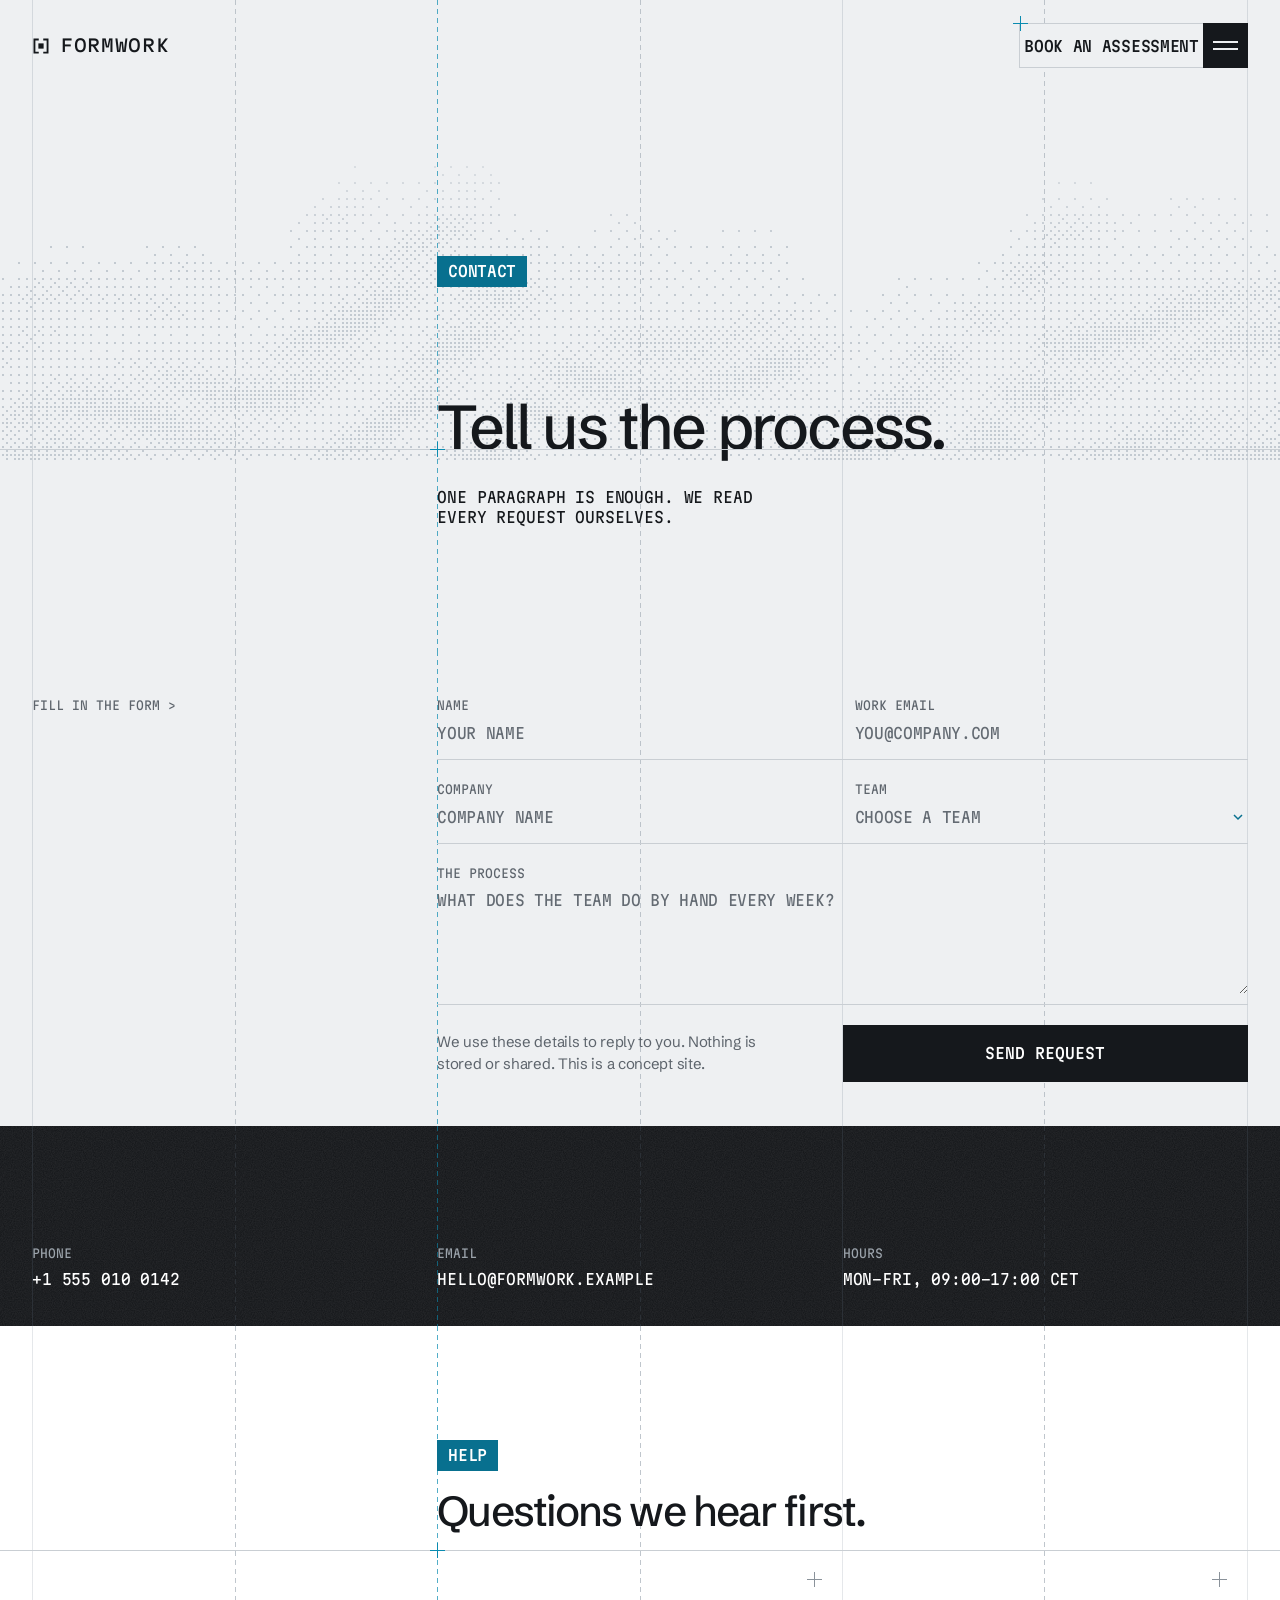
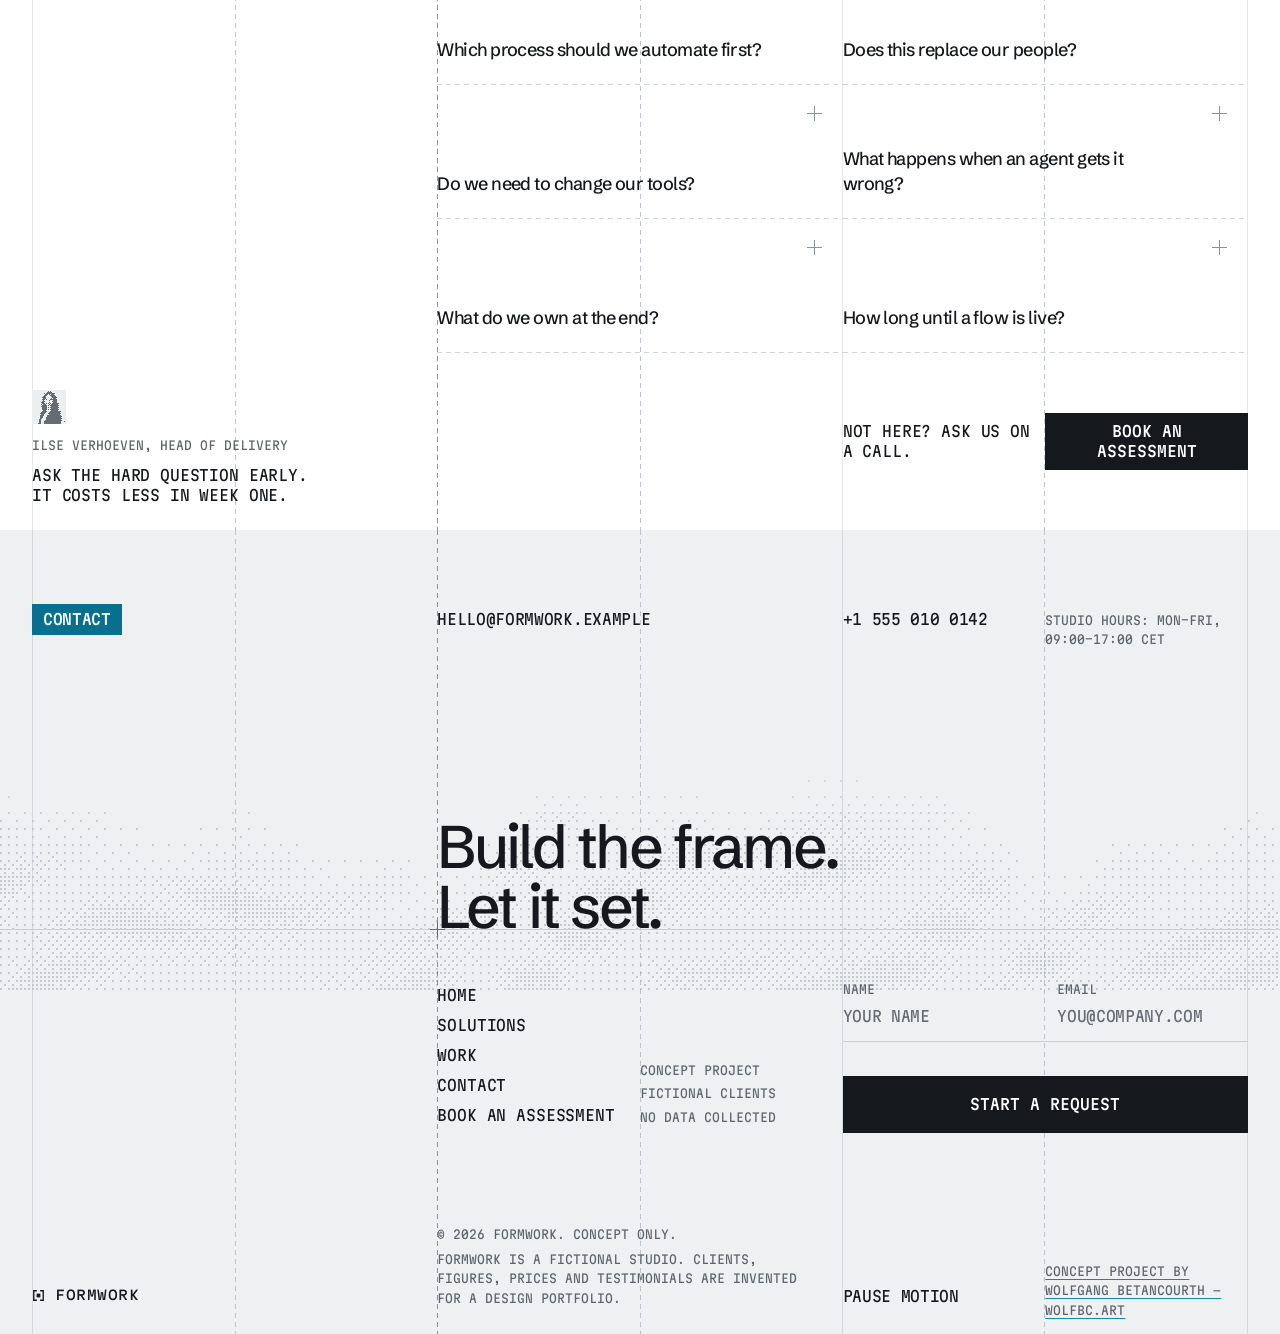
<file: contact/index.html>
<!doctype html>
<html lang="en">
<head>
<meta charset="utf-8">
<meta name="viewport" content="width=device-width, initial-scale=1">
<title>Contact — Book an assessment — Formwork</title>
<meta name="description" content="Tell us the process that eats your team’s week. We reply within one business day with two times for a 30-minute call.">
<meta property="og:type" content="website">
<meta property="og:title" content="Book an assessment — Formwork">
<meta property="og:description" content="Describe one process. We reply within one business day.">
<meta property="og:url" content="https://formwork.wolfbc.art/contact/">
<link rel="canonical" href="https://formwork.wolfbc.art/contact/">
<meta property="og:image" content="https://formwork.wolfbc.art/assets/og.jpg">
<meta property="og:image:width" content="1200">
<meta property="og:image:height" content="630">
<meta property="og:image:alt" content="Formwork: Automate the handoffs, not the judgment. A diagram of seven inputs entering one flow.">
<meta name="twitter:card" content="summary_large_image">
<meta name="theme-color" content="#eef0f2">
<link rel="icon" href="../favicon.svg" type="image/svg+xml">
<link rel="preconnect" href="https://fonts.googleapis.com"><link rel="preconnect" href="https://fonts.gstatic.com" crossorigin><link rel="stylesheet" href="https://fonts.googleapis.com/css2?family=Martian+Mono:wdth,wght@75..112.5,400..500&family=Schibsted+Grotesk:wght@400;500;600;700&display=swap">
<link rel="stylesheet" href="../css/site.css">
<script src="../js/site.js" defer></script>
</head>
<body>
<a class="skip" href="#main">Skip to content</a><header class="nav"><div class="wrap"><a class="brand" href="../" aria-label="Formwork, home"><svg viewBox="0 0 24 24" fill="currentColor" aria-hidden="true"><path d="M2 2h7v2.5H4.5v15H9V22H2z"/><path d="M22 2h-7v2.5h4.5v15H15V22h7z"/><rect x="8.5" y="8.5" width="7" height="7"/></svg><span class="wordmark">Formwork</span></a><div class="nav-r"><a class="nav-book" href="../contact/"><i class="x" aria-hidden="true"></i>Book an assessment</a><button class="menu-btn" type="button" aria-expanded="false" aria-controls="menu" aria-label="Open menu"><i></i><i></i></button><nav class="menu" id="menu" aria-label="Main"><ul><li style="--i:0"><a class="lnk" href="../"><svg class="arr" viewBox="0 0 12 12" aria-hidden="true"><path d="M1 6h9M6.5 2.5L10 6l-3.5 3.5" fill="none" stroke="currentColor" stroke-width="1.5"/></svg><span>Home</span></a></li><li style="--i:1"><a class="lnk" href="../solutions/"><svg class="arr" viewBox="0 0 12 12" aria-hidden="true"><path d="M1 6h9M6.5 2.5L10 6l-3.5 3.5" fill="none" stroke="currentColor" stroke-width="1.5"/></svg><span>Solutions</span></a></li><li style="--i:2"><a class="lnk" href="../work/"><svg class="arr" viewBox="0 0 12 12" aria-hidden="true"><path d="M1 6h9M6.5 2.5L10 6l-3.5 3.5" fill="none" stroke="currentColor" stroke-width="1.5"/></svg><span>Work</span></a></li><li style="--i:3"><a class="lnk" href="../contact/" aria-current="page"><svg class="arr" viewBox="0 0 12 12" aria-hidden="true"><path d="M1 6h9M6.5 2.5L10 6l-3.5 3.5" fill="none" stroke="currentColor" stroke-width="1.5"/></svg><span>Contact</span></a></li><li style="--i:4"><a class="lnk" href="../contact/?plan=assess"><svg class="arr" viewBox="0 0 12 12" aria-hidden="true"><path d="M1 6h9M6.5 2.5L10 6l-3.5 3.5" fill="none" stroke="currentColor" stroke-width="1.5"/></svg><span>Book an assessment</span></a></li></ul></nav></div></div></header>
<main id="main">
<section class="s s--paper ihero cform-hero" aria-labelledby="page-h"><div class="field" aria-hidden="true"></div><div class="lines" aria-hidden="true"></div><div class="wrap g6"><div class="ihero-head"><p class="tag tag--solo"><span class="tag-t">Contact</span></p><h1 class="h1" id="page-h">Tell us the process.</h1></div><div class="hr" aria-hidden="true"><i class="x" style="left:33.3333%"></i></div><div class="ihero-row"><p class="mono sub">One paragraph is enough. We read every request ourselves.</p></div></div></section>
<section class="s s--paper cform"><div class="lines" aria-hidden="true"></div>
<div class="wrap g6">
<p class="mono-s lead-in" id="form-h">Fill in the form &gt;</p>
<form id="contact-form" novalidate aria-label="Assessment request"><p class="fsum" role="status" aria-live="polite"></p><p class="fsum fbanner" role="alert" tabindex="-1" hidden>The request did not send. Your text is still here. Try again, or write to <a href="mailto:hello@formwork.example">hello@formwork.example</a>.</p><div class="fgrid"><div class="fld l"><label class="mono-s" for="f-name">Name</label><input id="f-name" name="name" type="text" placeholder="Your name" autocomplete="name" required aria-describedby="f-name-e"><p class="err" id="f-name-e"></p></div><div class="fld r"><label class="mono-s" for="f-email">Work email</label><input id="f-email" name="email" type="email" placeholder="you@company.com" autocomplete="email" required aria-describedby="f-email-e"><p class="err" id="f-email-e"></p></div><div class="fld l"><label class="mono-s" for="f-company">Company</label><input id="f-company" name="company" type="text" placeholder="Company name" autocomplete="organization" required aria-describedby="f-company-e"><p class="err" id="f-company-e"></p></div><div class="fld r"><label class="mono-s" for="f-team">Team</label><select id="f-team" name="team" required aria-describedby="f-team-e"><option value="" disabled selected>Choose a team</option><option>Logistics</option><option>Finance</option><option>Support</option><option>Other</option></select><p class="err" id="f-team-e"></p></div><div class="fld full"><label class="mono-s" for="f-process">The process</label><textarea id="f-process" name="process" rows="5" placeholder="What does the team do by hand every week?" required aria-describedby="f-process-e"></textarea><p class="err" id="f-process-e"></p></div></div><div class="fsend"><p class="body">We use these details to reply to you. Nothing is stored or shared. This is a concept site.</p><button class="btn" type="submit"><svg class="arr" viewBox="0 0 12 12" aria-hidden="true"><path d="M1 6h9M6.5 2.5L10 6l-3.5 3.5" fill="none" stroke="currentColor" stroke-width="1.5"/></svg><span>Send request</span></button></div></form><div class="done" id="form-done" hidden><h2 class="h3" tabindex="-1">Request sent.</h2><p class="body">We’ll reply within one business day with two times for a 30-minute call.</p><p class="mono-s">Concept site: nothing was sent.</p><a class="lnk lnk--c" href="../"><svg class="arr" viewBox="0 0 12 12" aria-hidden="true"><path d="M1 6h9M6.5 2.5L10 6l-3.5 3.5" fill="none" stroke="currentColor" stroke-width="1.5"/></svg><span>Back to home</span></a></div>
</div></section>
<section class="s s--dark contact-band" aria-label="Direct contact"><div class="grain" aria-hidden="true"></div><div class="lines" aria-hidden="true"></div>
<div class="wrap"><div class="cb-row">
<div><p class="mono-s">Phone</p><a class="mono" href="tel:+15550100142">+1 555 010 0142</a></div>
<div><p class="mono-s">Email</p><a class="mono" href="mailto:hello@formwork.example">hello@formwork.example</a></div>
<div><p class="mono-s">Hours</p><p class="mono">Mon–Fri, 09:00–17:00 CET</p></div>
</div></div></section>
<section class="s s--white faq faq--inner" aria-labelledby="f-h"><div class="lines" aria-hidden="true"></div><div class="wrap g6"><div class="sit"><p class="tag tag--solo"><span class="tag-t">Help</span></p><h2 class="h2" id="f-h">Questions we hear first.</h2></div><div class="hr" aria-hidden="true"><i class="x" style="left:33.3333%"></i></div><div class="faq-list"><div class="qa"><h3><button type="button" aria-expanded="false" aria-controls="fa0"><span class="q">Which process should we automate first?</span><span class="pl" aria-hidden="true"><i></i></span></button></h3><div class="a" id="fa0" role="region" aria-label="Which process should we automate first?"><div><p class="body">The one that repeats daily, follows rules and wastes the most hours. The assessment ranks your candidates and shows the numbers behind the ranking.</p></div></div></div><div class="qa"><h3><button type="button" aria-expanded="false" aria-controls="fa1"><span class="q">Does this replace our people?</span><span class="pl" aria-hidden="true"><i></i></span></button></h3><div class="a" id="fa1" role="region" aria-label="Does this replace our people?"><div><p class="body">No. Agents handle reading, sorting and drafting. People approve anything that carries risk and handle every exception. Most teams use the freed hours for work they had put off.</p></div></div></div><div class="qa"><h3><button type="button" aria-expanded="false" aria-controls="fa2"><span class="q">Do we need to change our tools?</span><span class="pl" aria-hidden="true"><i></i></span></button></h3><div class="a" id="fa2" role="region" aria-label="Do we need to change our tools?"><div><p class="body">No. We connect to the systems you run now, through their APIs or an inbox. If a tool cannot connect, we tell you in the assessment, not in week six.</p></div></div></div><div class="qa"><h3><button type="button" aria-expanded="false" aria-controls="fa3"><span class="q">What happens when an agent gets it wrong?</span><span class="pl" aria-hidden="true"><i></i></span></button></h3><div class="a" id="fa3" role="region" aria-label="What happens when an agent gets it wrong?"><div><p class="body">Every step is logged. Risky steps wait for a person. Failed runs raise an alert with the input, the rule and the reason, so the fix takes minutes.</p></div></div></div><div class="qa"><h3><button type="button" aria-expanded="false" aria-controls="fa4"><span class="q">What do we own at the end?</span><span class="pl" aria-hidden="true"><i></i></span></button></h3><div class="a" id="fa4" role="region" aria-label="What do we own at the end?"><div><p class="body">All of it. The flows, the rules, the prompts and the as-built file. You can run them, change them or hand them to someone else.</p></div></div></div><div class="qa"><h3><button type="button" aria-expanded="false" aria-controls="fa5"><span class="q">How long until a flow is live?</span><span class="pl" aria-hidden="true"><i></i></span></button></h3><div class="a" id="fa5" role="region" aria-label="How long until a flow is live?"><div><p class="body">Two weeks for the assessment. Four to ten weeks for a build, depending on the number of systems. The quote states the date.</p></div></div></div></div><div class="faq-foot"><aside class="note" aria-label="Note from Ilse Verhoeven"><figure class="dither av" data-tones="#646c74,#eceef0" data-cell="1" aria-hidden="true"><img src="../assets/p-05.webp" alt="" width="600" height="600" decoding="async" loading="lazy"></figure><p class="mono-s who">Ilse Verhoeven, Head of Delivery</p><p class="mono">Ask the hard question early. It costs less in week one.</p></aside><p class="mono">Not here? Ask us on a call.</p><a class="btn" href="../contact/"><svg class="arr" viewBox="0 0 12 12" aria-hidden="true"><path d="M1 6h9M6.5 2.5L10 6l-3.5 3.5" fill="none" stroke="currentColor" stroke-width="1.5"/></svg><span>Book an assessment</span></a></div></div></section>
</main>
<footer class="s s--paper foot" aria-label="Contact and site information"><div class="field" aria-hidden="true"></div><div class="lines" aria-hidden="true"></div><div class="wrap g6"><div class="foot-top"><p class="tag tag--solo"><span class="tag-t">Contact</span></p><a class="lnk lnk--c foot-mail" href="mailto:hello@formwork.example"><svg class="arr" viewBox="0 0 12 12" aria-hidden="true"><path d="M1 6h9M6.5 2.5L10 6l-3.5 3.5" fill="none" stroke="currentColor" stroke-width="1.5"/></svg><span>hello@formwork.example</span></a><a class="lnk lnk--c foot-tel" href="tel:+15550100142"><svg class="arr" viewBox="0 0 12 12" aria-hidden="true"><path d="M1 6h9M6.5 2.5L10 6l-3.5 3.5" fill="none" stroke="currentColor" stroke-width="1.5"/></svg><span>+1 555 010 0142</span></a><p class="mono-s foot-hours">Studio hours: Mon–Fri, 09:00–17:00 CET</p><p class="slogan">Build the frame. Let it set.</p></div><div class="hr" aria-hidden="true"><i class="x" style="left:33.3333%"></i></div><div class="foot-mid"><nav class="foot-nav mono" aria-label="Footer"><a class="lnk" href="../"><svg class="arr" viewBox="0 0 12 12" aria-hidden="true"><path d="M1 6h9M6.5 2.5L10 6l-3.5 3.5" fill="none" stroke="currentColor" stroke-width="1.5"/></svg><span>Home</span></a><a class="lnk" href="../solutions/"><svg class="arr" viewBox="0 0 12 12" aria-hidden="true"><path d="M1 6h9M6.5 2.5L10 6l-3.5 3.5" fill="none" stroke="currentColor" stroke-width="1.5"/></svg><span>Solutions</span></a><a class="lnk" href="../work/"><svg class="arr" viewBox="0 0 12 12" aria-hidden="true"><path d="M1 6h9M6.5 2.5L10 6l-3.5 3.5" fill="none" stroke="currentColor" stroke-width="1.5"/></svg><span>Work</span></a><a class="lnk" href="../contact/"><svg class="arr" viewBox="0 0 12 12" aria-hidden="true"><path d="M1 6h9M6.5 2.5L10 6l-3.5 3.5" fill="none" stroke="currentColor" stroke-width="1.5"/></svg><span>Contact</span></a><a class="lnk" href="../contact/?plan=assess"><svg class="arr" viewBox="0 0 12 12" aria-hidden="true"><path d="M1 6h9M6.5 2.5L10 6l-3.5 3.5" fill="none" stroke="currentColor" stroke-width="1.5"/></svg><span>Book an assessment</span></a></nav><ul class="foot-legal mono-s"><li>Concept project</li><li>Fictional clients</li><li>No data collected</li></ul><form class="mini" action="../contact/" method="get" aria-label="Start a request with your name and email"><label><span class="mono-s">Name</span><input name="name" autocomplete="name" placeholder="Your name"></label><label><span class="mono-s">Email</span><input name="email" type="email" autocomplete="email" placeholder="you@company.com"></label><button class="btn" type="submit"><svg class="arr" viewBox="0 0 12 12" aria-hidden="true"><path d="M1 6h9M6.5 2.5L10 6l-3.5 3.5" fill="none" stroke="currentColor" stroke-width="1.5"/></svg><span>Start a request</span></button></form></div><div class="foot-bot"><a class="brand" href="../" aria-label="Formwork, home"><svg viewBox="0 0 24 24" fill="currentColor" aria-hidden="true"><path d="M2 2h7v2.5H4.5v15H9V22H2z"/><path d="M22 2h-7v2.5h4.5v15H15V22h7z"/><rect x="8.5" y="8.5" width="7" height="7"/></svg><span class="wordmark">Formwork</span></a><div class="foot-legal-line mono-s"><p>© 2026 Formwork. Concept only.</p><p>Formwork is a fictional studio. Clients, figures, prices and testimonials are invented for a design portfolio.</p></div><div class="foot-motion"><button class="lnk lnk--c" type="button" id="pause-motion" aria-pressed="false"><svg class="arr" viewBox="0 0 12 12" aria-hidden="true"><path d="M1 6h9M6.5 2.5L10 6l-3.5 3.5" fill="none" stroke="currentColor" stroke-width="1.5"/></svg><span>Pause motion</span></button></div><div class="credit mono-s"><a href="https://wolfbc.art">Concept project by Wolfgang Betancourth — wolfbc.art</a></div></div></div></footer>
</body>
</html>
</file>
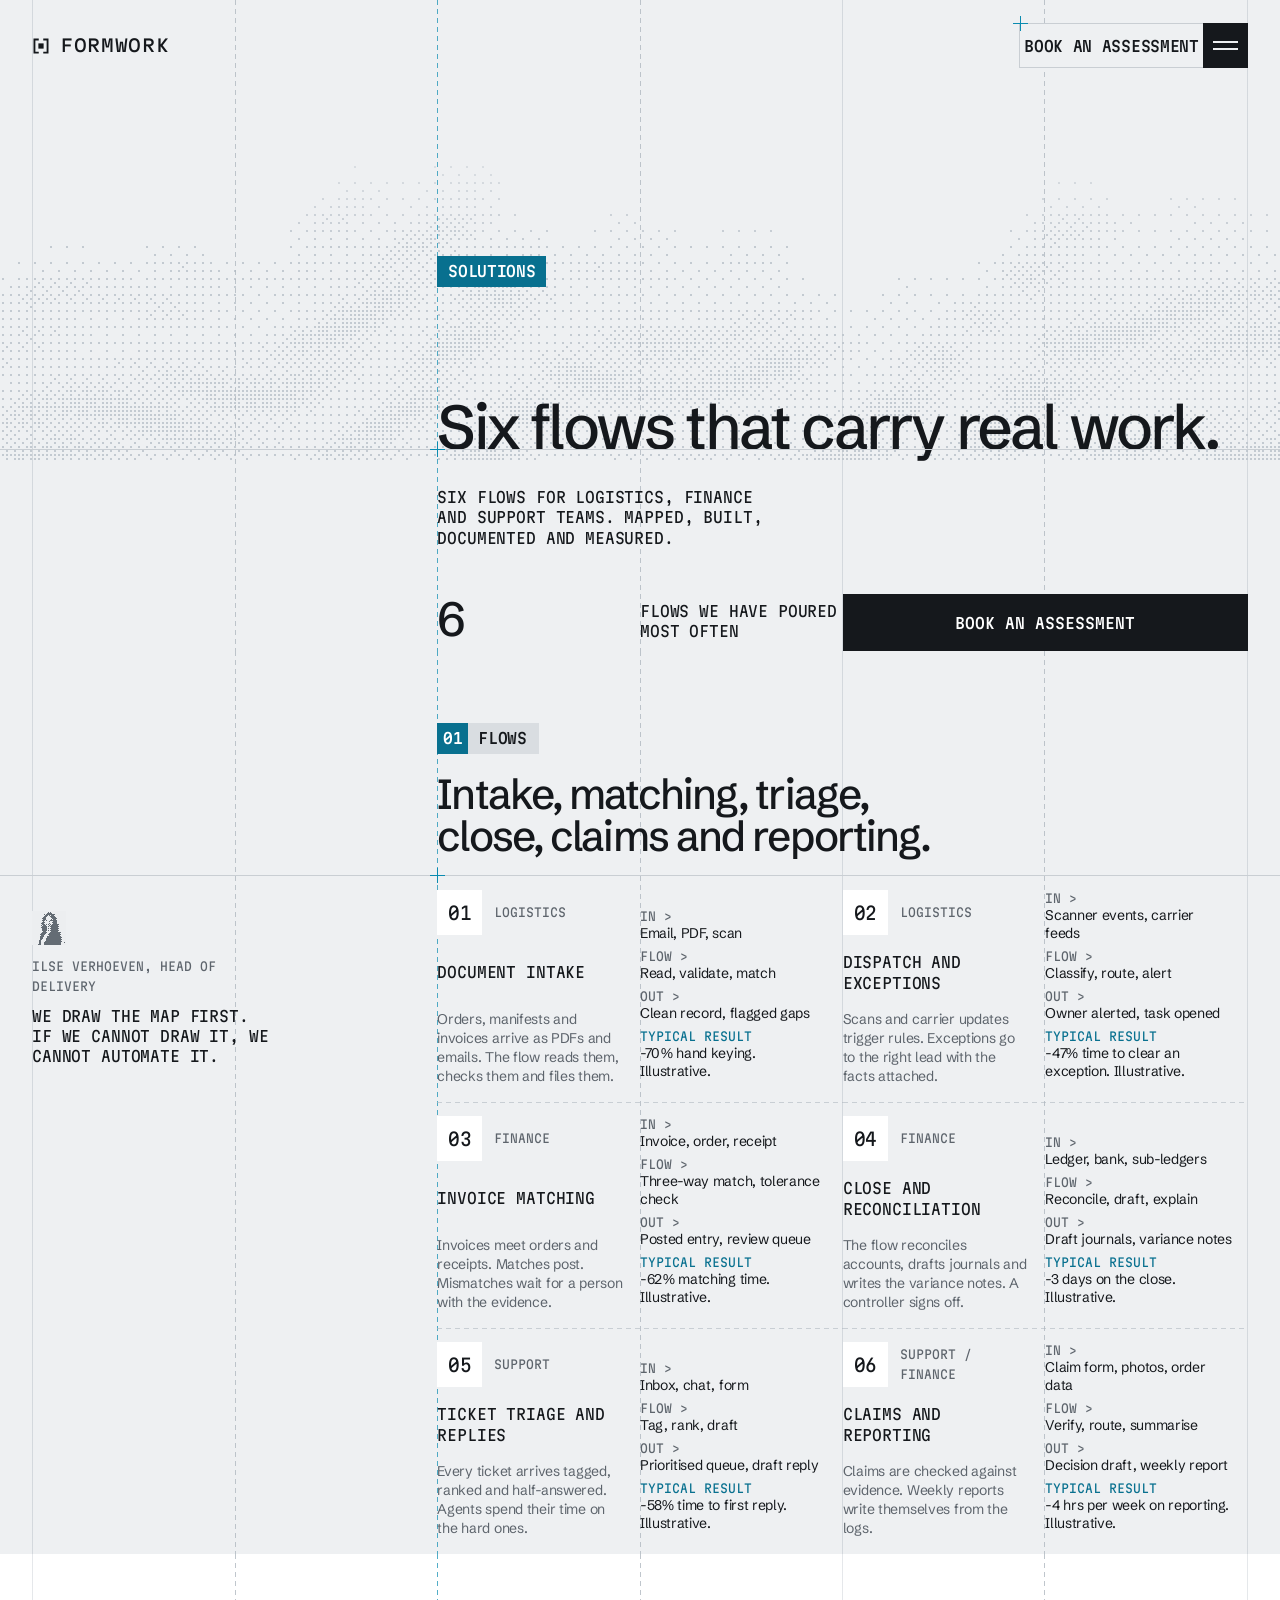
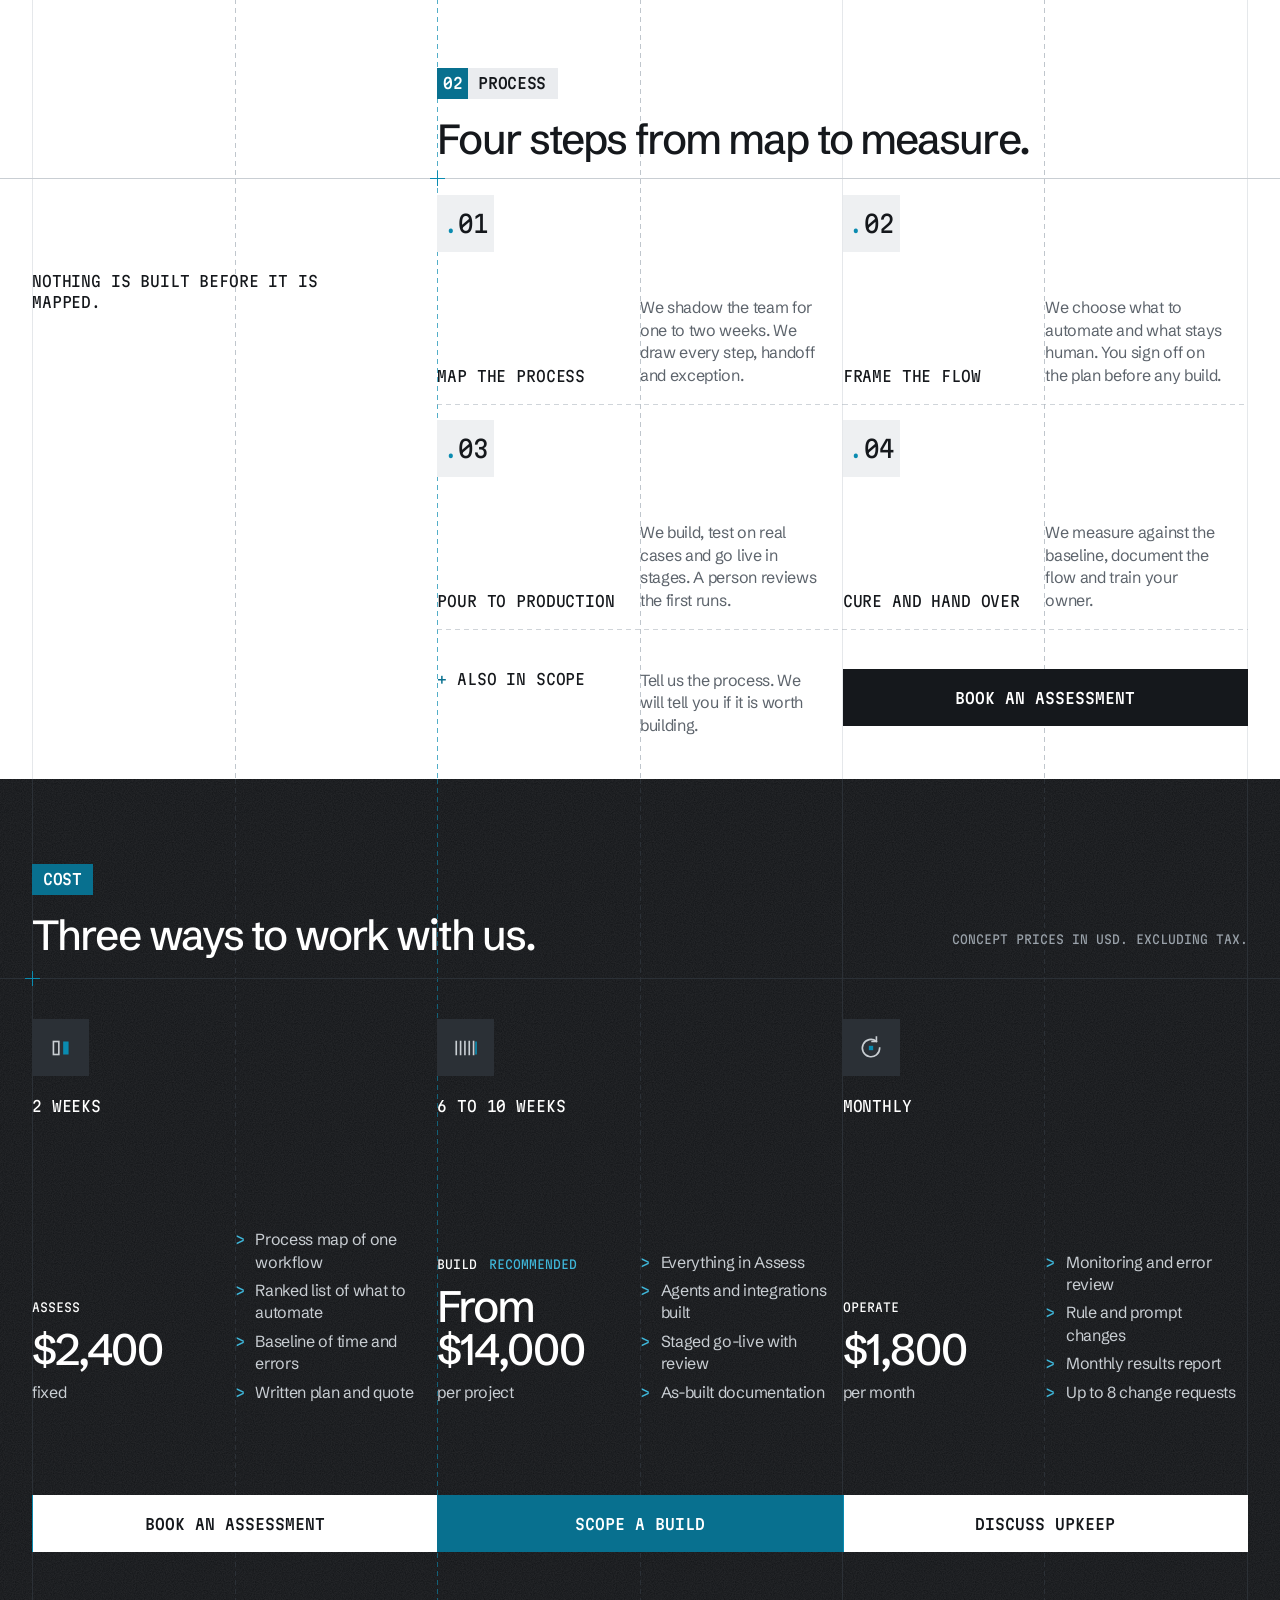
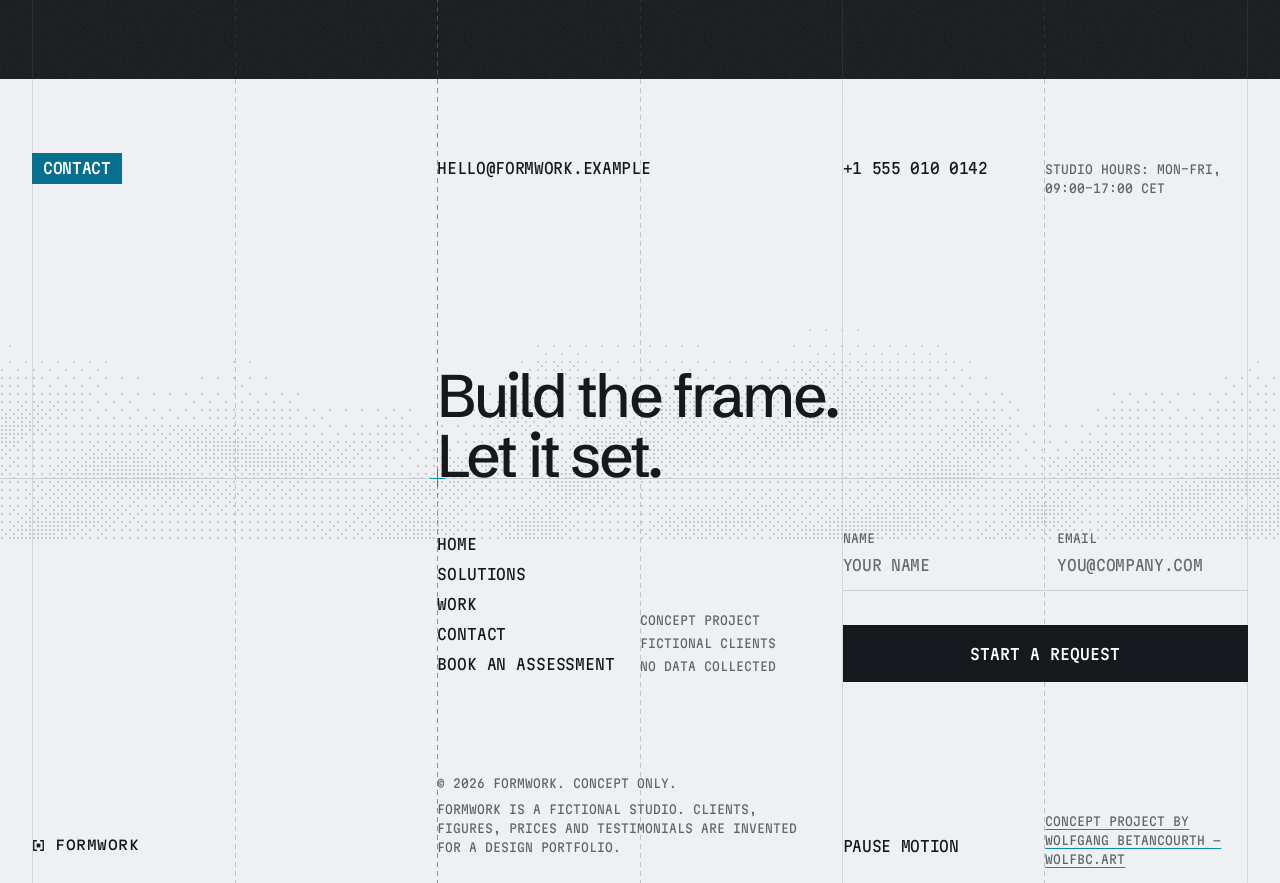
<file: solutions/index.html>
<!doctype html>
<html lang="en">
<head>
<meta charset="utf-8">
<meta name="viewport" content="width=device-width, initial-scale=1">
<title>Solutions — Formwork</title>
<meta name="description" content="Six flows for logistics, finance and support teams: intake, matching, triage, close, claims and reporting. Mapped, built, documented and measured.">
<meta property="og:type" content="website">
<meta property="og:title" content="Solutions — Formwork">
<meta property="og:description" content="Six operations flows, each with an owner, a log and an as-built file.">
<meta property="og:url" content="https://formwork.wolfbc.art/solutions/">
<link rel="canonical" href="https://formwork.wolfbc.art/solutions/">
<meta property="og:image" content="https://formwork.wolfbc.art/assets/og.jpg">
<meta property="og:image:width" content="1200">
<meta property="og:image:height" content="630">
<meta property="og:image:alt" content="Formwork: Automate the handoffs, not the judgment. A diagram of seven inputs entering one flow.">
<meta name="twitter:card" content="summary_large_image">
<meta name="theme-color" content="#eef0f2">
<link rel="icon" href="../favicon.svg" type="image/svg+xml">
<link rel="preconnect" href="https://fonts.googleapis.com"><link rel="preconnect" href="https://fonts.gstatic.com" crossorigin><link rel="stylesheet" href="https://fonts.googleapis.com/css2?family=Martian+Mono:wdth,wght@75..112.5,400..500&family=Schibsted+Grotesk:wght@400;500;600;700&display=swap">
<link rel="stylesheet" href="../css/site.css">
<script src="../js/site.js" defer></script>
</head>
<body>
<a class="skip" href="#main">Skip to content</a><header class="nav"><div class="wrap"><a class="brand" href="../" aria-label="Formwork, home"><svg viewBox="0 0 24 24" fill="currentColor" aria-hidden="true"><path d="M2 2h7v2.5H4.5v15H9V22H2z"/><path d="M22 2h-7v2.5h4.5v15H15V22h7z"/><rect x="8.5" y="8.5" width="7" height="7"/></svg><span class="wordmark">Formwork</span></a><div class="nav-r"><a class="nav-book" href="../contact/"><i class="x" aria-hidden="true"></i>Book an assessment</a><button class="menu-btn" type="button" aria-expanded="false" aria-controls="menu" aria-label="Open menu"><i></i><i></i></button><nav class="menu" id="menu" aria-label="Main"><ul><li style="--i:0"><a class="lnk" href="../"><svg class="arr" viewBox="0 0 12 12" aria-hidden="true"><path d="M1 6h9M6.5 2.5L10 6l-3.5 3.5" fill="none" stroke="currentColor" stroke-width="1.5"/></svg><span>Home</span></a></li><li style="--i:1"><a class="lnk" href="../solutions/" aria-current="page"><svg class="arr" viewBox="0 0 12 12" aria-hidden="true"><path d="M1 6h9M6.5 2.5L10 6l-3.5 3.5" fill="none" stroke="currentColor" stroke-width="1.5"/></svg><span>Solutions</span></a></li><li style="--i:2"><a class="lnk" href="../work/"><svg class="arr" viewBox="0 0 12 12" aria-hidden="true"><path d="M1 6h9M6.5 2.5L10 6l-3.5 3.5" fill="none" stroke="currentColor" stroke-width="1.5"/></svg><span>Work</span></a></li><li style="--i:3"><a class="lnk" href="../contact/"><svg class="arr" viewBox="0 0 12 12" aria-hidden="true"><path d="M1 6h9M6.5 2.5L10 6l-3.5 3.5" fill="none" stroke="currentColor" stroke-width="1.5"/></svg><span>Contact</span></a></li><li style="--i:4"><a class="lnk" href="../contact/?plan=assess"><svg class="arr" viewBox="0 0 12 12" aria-hidden="true"><path d="M1 6h9M6.5 2.5L10 6l-3.5 3.5" fill="none" stroke="currentColor" stroke-width="1.5"/></svg><span>Book an assessment</span></a></li></ul></nav></div></div></header>
<main id="main">
<section class="s s--paper ihero " aria-labelledby="page-h"><div class="field" aria-hidden="true"></div><div class="lines" aria-hidden="true"></div><div class="wrap g6"><div class="ihero-head"><p class="tag tag--solo"><span class="tag-t">Solutions</span></p><h1 class="h1" id="page-h">Six flows that carry real work.</h1></div><div class="hr" aria-hidden="true"><i class="x" style="left:33.3333%"></i></div><div class="ihero-row"><p class="mono sub">Six flows for logistics, finance and support teams. Mapped, built, documented and measured.</p><p class="fig count">6</p><p class="mono count-l">Flows we have poured most often</p><a class="btn" href="../contact/"><svg class="arr" viewBox="0 0 12 12" aria-hidden="true"><path d="M1 6h9M6.5 2.5L10 6l-3.5 3.5" fill="none" stroke="currentColor" stroke-width="1.5"/></svg><span>Book an assessment</span></a></div></div></section>
<section class="s s--paper flows" aria-labelledby="flows-h"><div class="lines" aria-hidden="true"></div>
<div class="wrap g6">
<div class="sit"><p class="tag"><span class="tag-n">01</span><span class="tag-t">Flows</span></p><h2 class="h2" id="flows-h">Intake, matching, triage, close, claims and reporting.</h2></div>
<div class="hr" aria-hidden="true"><i class="x" style="left:33.3333%"></i></div>
<div class="side"><aside class="note" aria-label="Note from Ilse Verhoeven"><figure class="dither av" data-tones="#646c74,#eceef0" data-cell="1" aria-hidden="true"><img src="../assets/p-05.webp" alt="" width="600" height="600" decoding="async" loading="lazy"></figure><p class="mono-s who">Ilse Verhoeven, Head of Delivery</p><p class="mono">We draw the map first. If we cannot draw it, we cannot automate it.</p></aside></div>
<article class="flow" style="grid-column:3/5;grid-row:2"><div class="flow-h"><div class="top"><span class="tile"><span class="num">01</span></span><p class="mono-s">Logistics</p></div><h3 class="mono">Document intake</h3><p class="body">Orders, manifests and invoices arrive as PDFs and emails. The flow reads them, checks them and files them.</p></div><dl class="flow-io"><dt class="mono-s">In &gt;</dt><dd>Email, PDF, scan</dd><dt class="mono-s">Flow &gt;</dt><dd>Read, validate, match</dd><dt class="mono-s">Out &gt;</dt><dd>Clean record, flagged gaps</dd><dt class="mono-s res-l">Typical result</dt><dd>-70% hand keying. Illustrative.</dd></dl></article><article class="flow" style="grid-column:5/7;grid-row:2"><div class="flow-h"><div class="top"><span class="tile"><span class="num">02</span></span><p class="mono-s">Logistics</p></div><h3 class="mono">Dispatch and exceptions</h3><p class="body">Scans and carrier updates trigger rules. Exceptions go to the right lead with the facts attached.</p></div><dl class="flow-io"><dt class="mono-s">In &gt;</dt><dd>Scanner events, carrier feeds</dd><dt class="mono-s">Flow &gt;</dt><dd>Classify, route, alert</dd><dt class="mono-s">Out &gt;</dt><dd>Owner alerted, task opened</dd><dt class="mono-s res-l">Typical result</dt><dd>-47% time to clear an exception. Illustrative.</dd></dl></article><article class="flow dt" style="grid-column:3/5;grid-row:3"><div class="flow-h"><div class="top"><span class="tile"><span class="num">03</span></span><p class="mono-s">Finance</p></div><h3 class="mono">Invoice matching</h3><p class="body">Invoices meet orders and receipts. Matches post. Mismatches wait for a person with the evidence.</p></div><dl class="flow-io"><dt class="mono-s">In &gt;</dt><dd>Invoice, order, receipt</dd><dt class="mono-s">Flow &gt;</dt><dd>Three-way match, tolerance check</dd><dt class="mono-s">Out &gt;</dt><dd>Posted entry, review queue</dd><dt class="mono-s res-l">Typical result</dt><dd>-62% matching time. Illustrative.</dd></dl></article><article class="flow dt" style="grid-column:5/7;grid-row:3"><div class="flow-h"><div class="top"><span class="tile"><span class="num">04</span></span><p class="mono-s">Finance</p></div><h3 class="mono">Close and reconciliation</h3><p class="body">The flow reconciles accounts, drafts journals and writes the variance notes. A controller signs off.</p></div><dl class="flow-io"><dt class="mono-s">In &gt;</dt><dd>Ledger, bank, sub-ledgers</dd><dt class="mono-s">Flow &gt;</dt><dd>Reconcile, draft, explain</dd><dt class="mono-s">Out &gt;</dt><dd>Draft journals, variance notes</dd><dt class="mono-s res-l">Typical result</dt><dd>-3 days on the close. Illustrative.</dd></dl></article><article class="flow dt" style="grid-column:3/5;grid-row:4"><div class="flow-h"><div class="top"><span class="tile"><span class="num">05</span></span><p class="mono-s">Support</p></div><h3 class="mono">Ticket triage and replies</h3><p class="body">Every ticket arrives tagged, ranked and half-answered. Agents spend their time on the hard ones.</p></div><dl class="flow-io"><dt class="mono-s">In &gt;</dt><dd>Inbox, chat, form</dd><dt class="mono-s">Flow &gt;</dt><dd>Tag, rank, draft</dd><dt class="mono-s">Out &gt;</dt><dd>Prioritised queue, draft reply</dd><dt class="mono-s res-l">Typical result</dt><dd>-58% time to first reply. Illustrative.</dd></dl></article><article class="flow dt" style="grid-column:5/7;grid-row:4"><div class="flow-h"><div class="top"><span class="tile"><span class="num">06</span></span><p class="mono-s">Support / Finance</p></div><h3 class="mono">Claims and reporting</h3><p class="body">Claims are checked against evidence. Weekly reports write themselves from the logs.</p></div><dl class="flow-io"><dt class="mono-s">In &gt;</dt><dd>Claim form, photos, order data</dd><dt class="mono-s">Flow &gt;</dt><dd>Verify, route, summarise</dd><dt class="mono-s">Out &gt;</dt><dd>Decision draft, weekly report</dd><dt class="mono-s res-l">Typical result</dt><dd>-4 hrs per week on reporting. Illustrative.</dd></dl></article>
</div></section>
<section class="s s--white steps2" aria-labelledby="steps-h"><div class="lines" aria-hidden="true"></div>
<div class="wrap g6">
<div class="sit"><p class="tag"><span class="tag-n">02</span><span class="tag-t">Process</span></p><h2 class="h2" id="steps-h">Four steps from map to measure.</h2></div>
<div class="hr" aria-hidden="true"><i class="x" style="left:33.3333%"></i></div>
<p class="mono note" style="max-width:300px">Nothing is built before it is mapped.</p>
<div class="svc-item" style="grid-column:3/5;grid-row:2"><span class="tile"><span class="num"><b>.</b>01</span></span><h3 class="mono">Map the process</h3><p class="body">We shadow the team for one to two weeks. We draw every step, handoff and exception.</p></div><div class="svc-item" style="grid-column:5/7;grid-row:2"><span class="tile"><span class="num"><b>.</b>02</span></span><h3 class="mono">Frame the flow</h3><p class="body">We choose what to automate and what stays human. You sign off on the plan before any build.</p></div><div class="svc-item dt" style="grid-column:3/5;grid-row:3"><span class="tile"><span class="num"><b>.</b>03</span></span><h3 class="mono">Pour to production</h3><p class="body">We build, test on real cases and go live in stages. A person reviews the first runs.</p></div><div class="svc-item dt" style="grid-column:5/7;grid-row:3"><span class="tile"><span class="num"><b>.</b>04</span></span><h3 class="mono">Cure and hand over</h3><p class="body">We measure against the baseline, document the flow and train your owner.</p></div>
<div class="more-row"><p class="mono"><b>+</b> Also in scope</p><p class="body">Tell us the process. We will tell you if it is worth building.</p><a class="btn" href="../contact/"><svg class="arr" viewBox="0 0 12 12" aria-hidden="true"><path d="M1 6h9M6.5 2.5L10 6l-3.5 3.5" fill="none" stroke="currentColor" stroke-width="1.5"/></svg><span>Book an assessment</span></a></div>
</div></section>
<section class="s s--dark price" aria-labelledby="p-h"><div class="grain" aria-hidden="true"></div><div class="lines" aria-hidden="true"></div><div class="wrap g6"><div class="sit"><p class="tag tag--solo"><span class="tag-t">Cost</span></p><h2 class="h2" id="p-h">Three ways to work with us.</h2></div><p class="mono-s price-note">Concept prices in USD. Excluding tax.</p><div class="hr" aria-hidden="true"><i class="x" style="left:0%"></i></div><div class="dur" style="grid-column:1/3"><span class="tile"><svg class="ic" viewBox="0 0 24 24" aria-hidden="true"><rect x="5" y="6" width="5" height="12"/><rect class="a" x="14" y="6" width="5" height="12"/></svg></span><p class="mono">2 weeks</p></div><div class="dur" style="grid-column:3/5"><span class="tile"><svg class="ic" viewBox="0 0 24 24" aria-hidden="true"><path d="M3 6v12M7 6v12M11 6v12M15 6v12M19 6v12"/><rect class="a" x="20.5" y="6" width="1.5" height="12"/></svg></span><p class="mono">6 to 10 weeks</p></div><div class="dur" style="grid-column:5/7"><span class="tile"><svg class="ic" viewBox="0 0 24 24" aria-hidden="true"><path d="M20 12a8 8 0 1 1-3-6.2"/><path d="M17 2v4h-4"/><rect class="a" x="10" y="10" width="4" height="4"/></svg></span><p class="mono">Monthly</p></div><div class="plan" style="grid-column:1/3"><div class="plan-h"><h3 class="mono-s">Assess</h3><p class="fig">$2,400</p><p class="per">fixed</p></div><ul class="bul"><li>Process map of one workflow</li><li>Ranked list of what to automate</li><li>Baseline of time and errors</li><li>Written plan and quote</li></ul></div><div class="plan" style="grid-column:3/5"><div class="plan-h"><h3 class="mono-s">Build <span class="acc">Recommended</span></h3><p class="fig">From $14,000</p><p class="per">per project</p></div><ul class="bul"><li>Everything in Assess</li><li>Agents and integrations built</li><li>Staged go-live with review</li><li>As-built documentation</li></ul></div><div class="plan" style="grid-column:5/7"><div class="plan-h"><h3 class="mono-s">Operate</h3><p class="fig">$1,800</p><p class="per">per month</p></div><ul class="bul"><li>Monitoring and error review</li><li>Rule and prompt changes</li><li>Monthly results report</li><li>Up to 8 change requests</li></ul></div><div class="price-ctas"><a class="btn btn--light" href="../contact/?plan=assess"><svg class="arr" viewBox="0 0 12 12" aria-hidden="true"><path d="M1 6h9M6.5 2.5L10 6l-3.5 3.5" fill="none" stroke="currentColor" stroke-width="1.5"/></svg><span>Book an assessment</span></a><a class="btn btn--accent" href="../contact/?plan=build"><svg class="arr" viewBox="0 0 12 12" aria-hidden="true"><path d="M1 6h9M6.5 2.5L10 6l-3.5 3.5" fill="none" stroke="currentColor" stroke-width="1.5"/></svg><span>Scope a build</span></a><a class="btn btn--light" href="../contact/?plan=operate"><svg class="arr" viewBox="0 0 12 12" aria-hidden="true"><path d="M1 6h9M6.5 2.5L10 6l-3.5 3.5" fill="none" stroke="currentColor" stroke-width="1.5"/></svg><span>Discuss upkeep</span></a></div></div></section>
</main>
<footer class="s s--paper foot" aria-label="Contact and site information"><div class="field" aria-hidden="true"></div><div class="lines" aria-hidden="true"></div><div class="wrap g6"><div class="foot-top"><p class="tag tag--solo"><span class="tag-t">Contact</span></p><a class="lnk lnk--c foot-mail" href="mailto:hello@formwork.example"><svg class="arr" viewBox="0 0 12 12" aria-hidden="true"><path d="M1 6h9M6.5 2.5L10 6l-3.5 3.5" fill="none" stroke="currentColor" stroke-width="1.5"/></svg><span>hello@formwork.example</span></a><a class="lnk lnk--c foot-tel" href="tel:+15550100142"><svg class="arr" viewBox="0 0 12 12" aria-hidden="true"><path d="M1 6h9M6.5 2.5L10 6l-3.5 3.5" fill="none" stroke="currentColor" stroke-width="1.5"/></svg><span>+1 555 010 0142</span></a><p class="mono-s foot-hours">Studio hours: Mon–Fri, 09:00–17:00 CET</p><p class="slogan">Build the frame. Let it set.</p></div><div class="hr" aria-hidden="true"><i class="x" style="left:33.3333%"></i></div><div class="foot-mid"><nav class="foot-nav mono" aria-label="Footer"><a class="lnk" href="../"><svg class="arr" viewBox="0 0 12 12" aria-hidden="true"><path d="M1 6h9M6.5 2.5L10 6l-3.5 3.5" fill="none" stroke="currentColor" stroke-width="1.5"/></svg><span>Home</span></a><a class="lnk" href="../solutions/"><svg class="arr" viewBox="0 0 12 12" aria-hidden="true"><path d="M1 6h9M6.5 2.5L10 6l-3.5 3.5" fill="none" stroke="currentColor" stroke-width="1.5"/></svg><span>Solutions</span></a><a class="lnk" href="../work/"><svg class="arr" viewBox="0 0 12 12" aria-hidden="true"><path d="M1 6h9M6.5 2.5L10 6l-3.5 3.5" fill="none" stroke="currentColor" stroke-width="1.5"/></svg><span>Work</span></a><a class="lnk" href="../contact/"><svg class="arr" viewBox="0 0 12 12" aria-hidden="true"><path d="M1 6h9M6.5 2.5L10 6l-3.5 3.5" fill="none" stroke="currentColor" stroke-width="1.5"/></svg><span>Contact</span></a><a class="lnk" href="../contact/?plan=assess"><svg class="arr" viewBox="0 0 12 12" aria-hidden="true"><path d="M1 6h9M6.5 2.5L10 6l-3.5 3.5" fill="none" stroke="currentColor" stroke-width="1.5"/></svg><span>Book an assessment</span></a></nav><ul class="foot-legal mono-s"><li>Concept project</li><li>Fictional clients</li><li>No data collected</li></ul><form class="mini" action="../contact/" method="get" aria-label="Start a request with your name and email"><label><span class="mono-s">Name</span><input name="name" autocomplete="name" placeholder="Your name"></label><label><span class="mono-s">Email</span><input name="email" type="email" autocomplete="email" placeholder="you@company.com"></label><button class="btn" type="submit"><svg class="arr" viewBox="0 0 12 12" aria-hidden="true"><path d="M1 6h9M6.5 2.5L10 6l-3.5 3.5" fill="none" stroke="currentColor" stroke-width="1.5"/></svg><span>Start a request</span></button></form></div><div class="foot-bot"><a class="brand" href="../" aria-label="Formwork, home"><svg viewBox="0 0 24 24" fill="currentColor" aria-hidden="true"><path d="M2 2h7v2.5H4.5v15H9V22H2z"/><path d="M22 2h-7v2.5h4.5v15H15V22h7z"/><rect x="8.5" y="8.5" width="7" height="7"/></svg><span class="wordmark">Formwork</span></a><div class="foot-legal-line mono-s"><p>© 2026 Formwork. Concept only.</p><p>Formwork is a fictional studio. Clients, figures, prices and testimonials are invented for a design portfolio.</p></div><div class="foot-motion"><button class="lnk lnk--c" type="button" id="pause-motion" aria-pressed="false"><svg class="arr" viewBox="0 0 12 12" aria-hidden="true"><path d="M1 6h9M6.5 2.5L10 6l-3.5 3.5" fill="none" stroke="currentColor" stroke-width="1.5"/></svg><span>Pause motion</span></button></div><div class="credit mono-s"><a href="https://wolfbc.art">Concept project by Wolfgang Betancourth — wolfbc.art</a></div></div></div></footer>
</body>
</html>
</file>
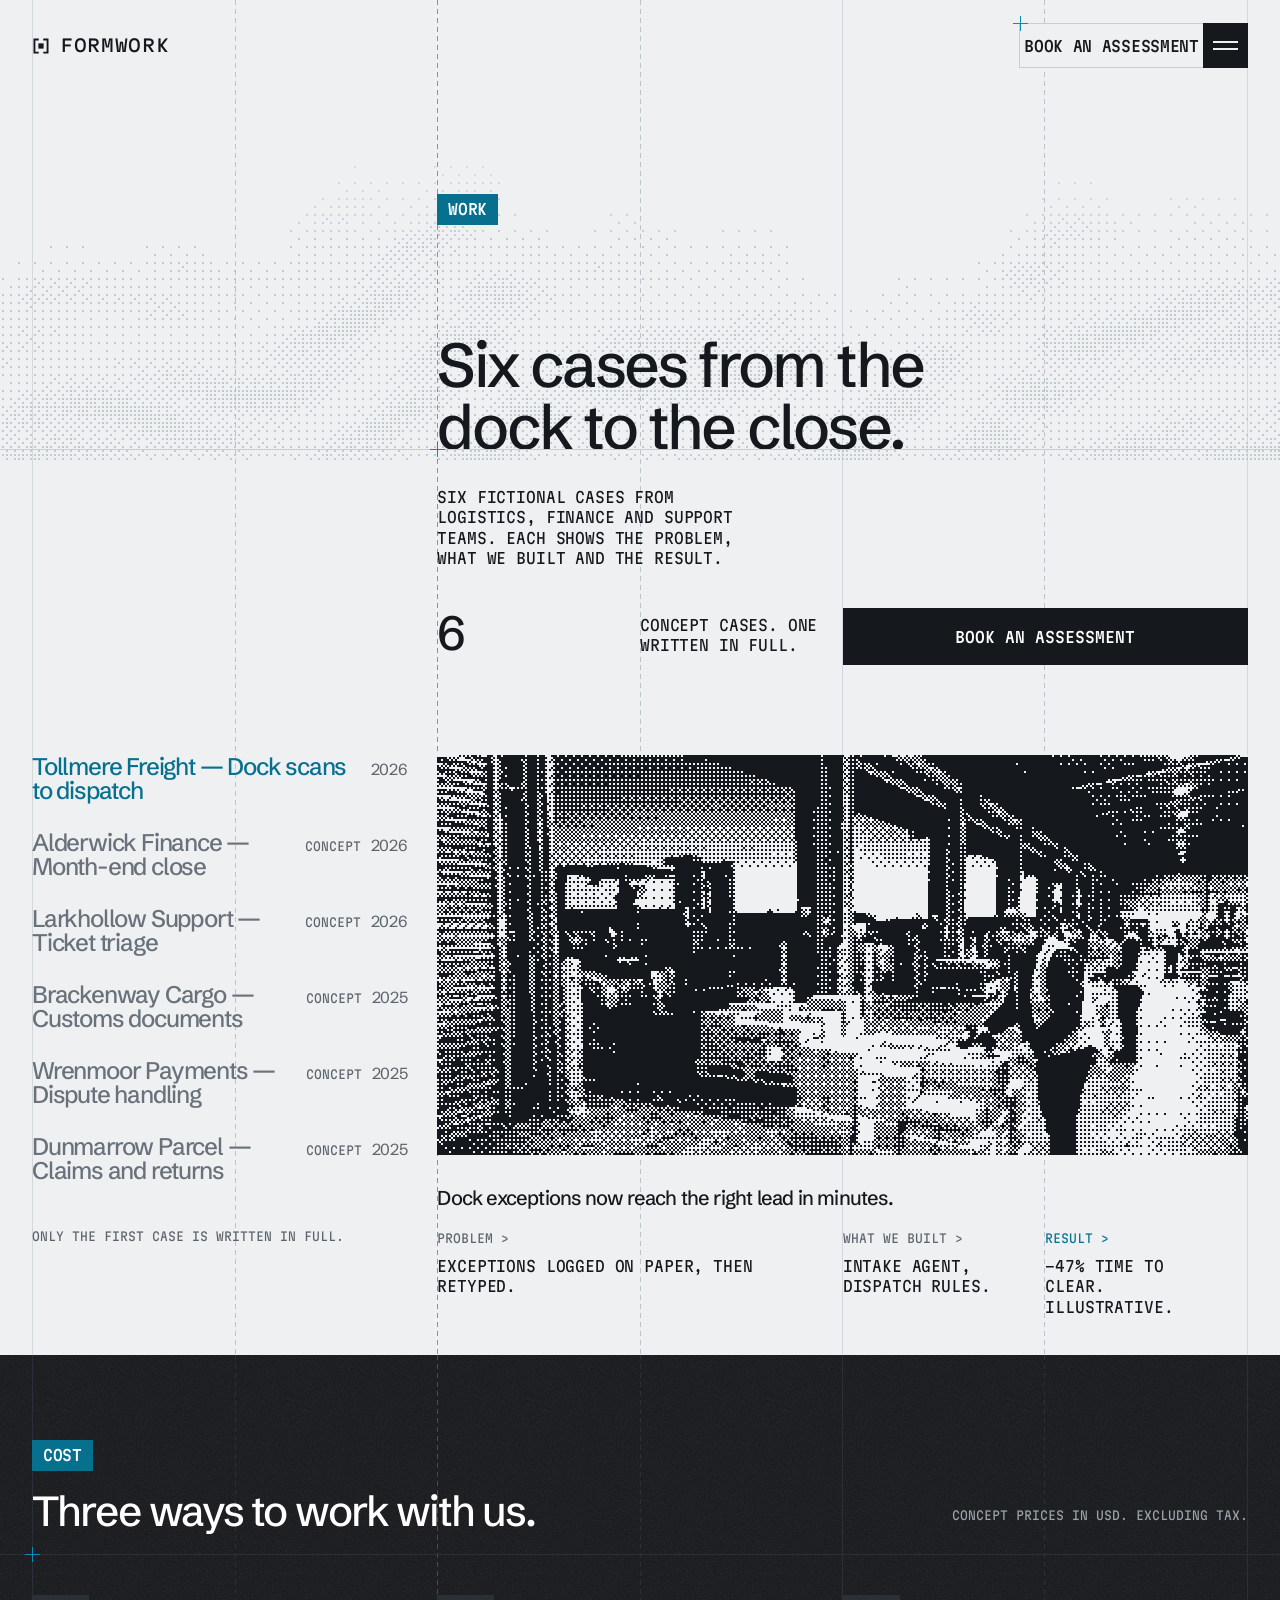
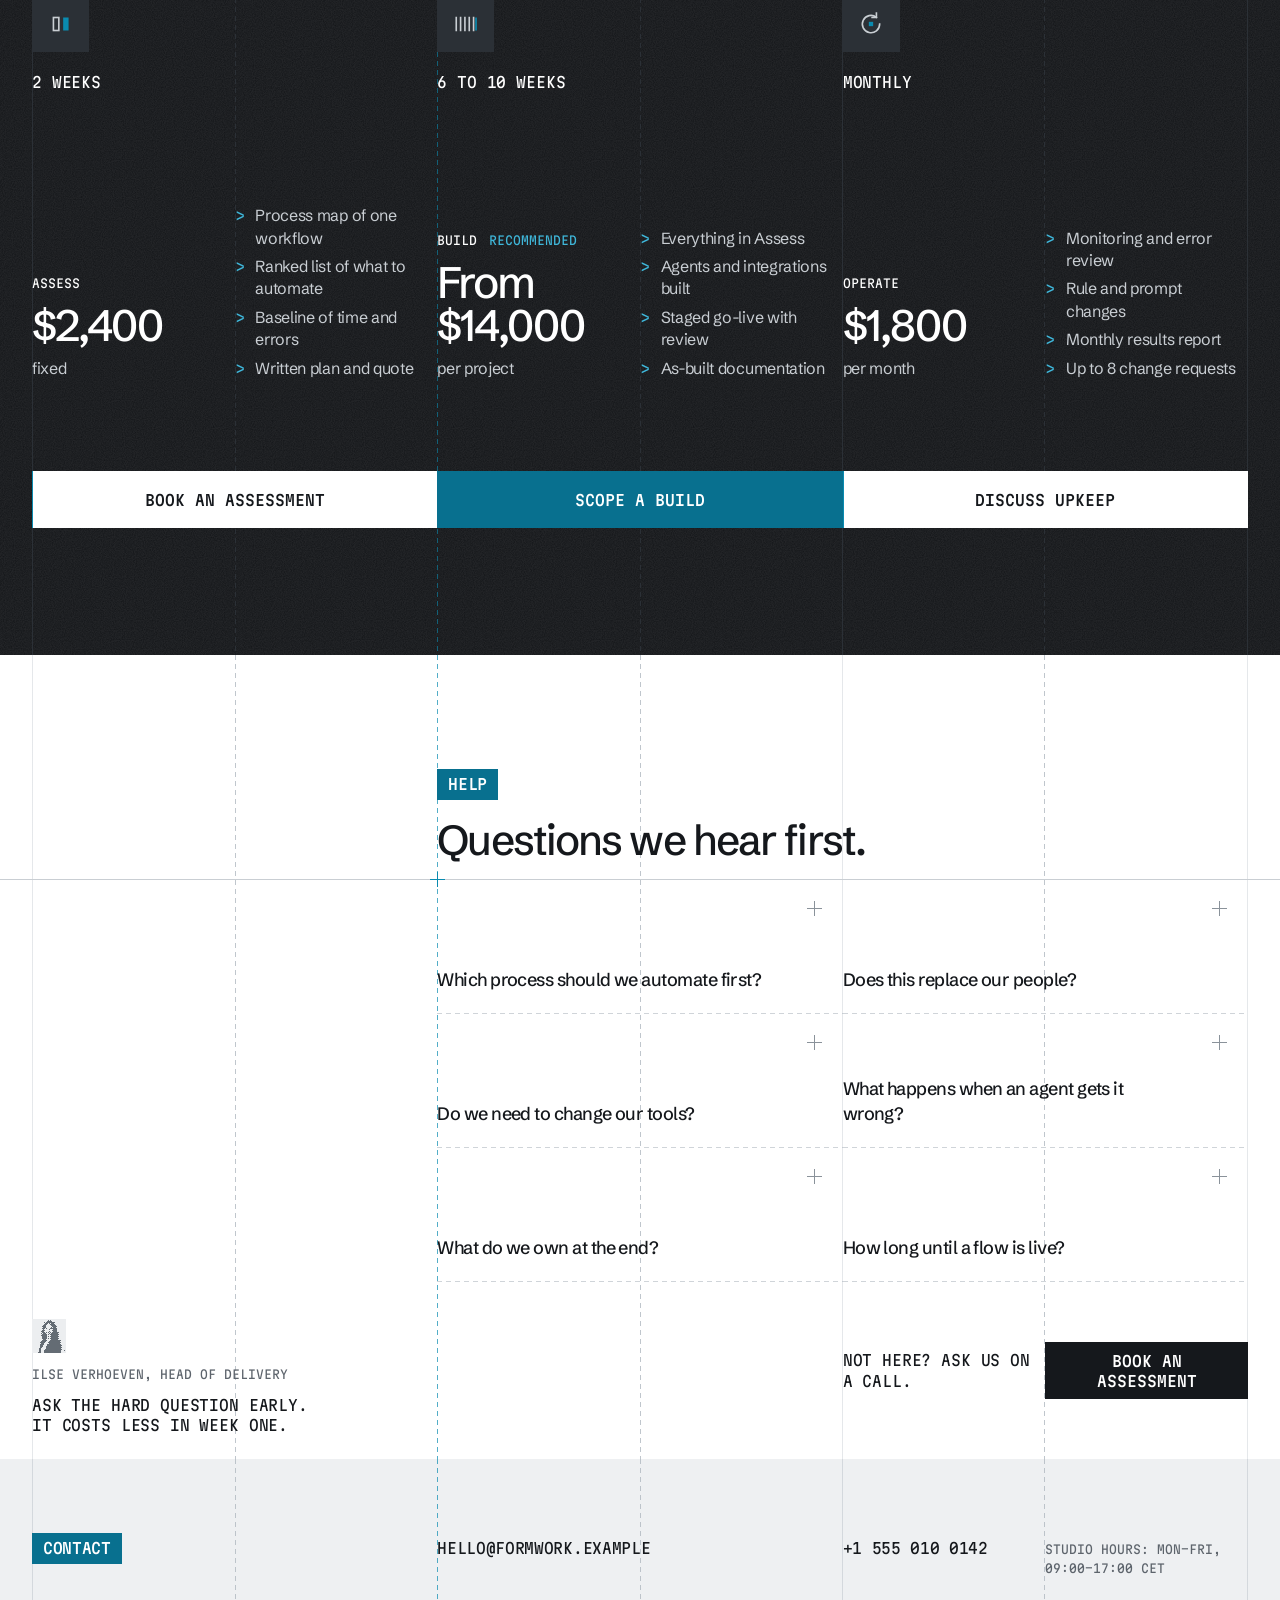
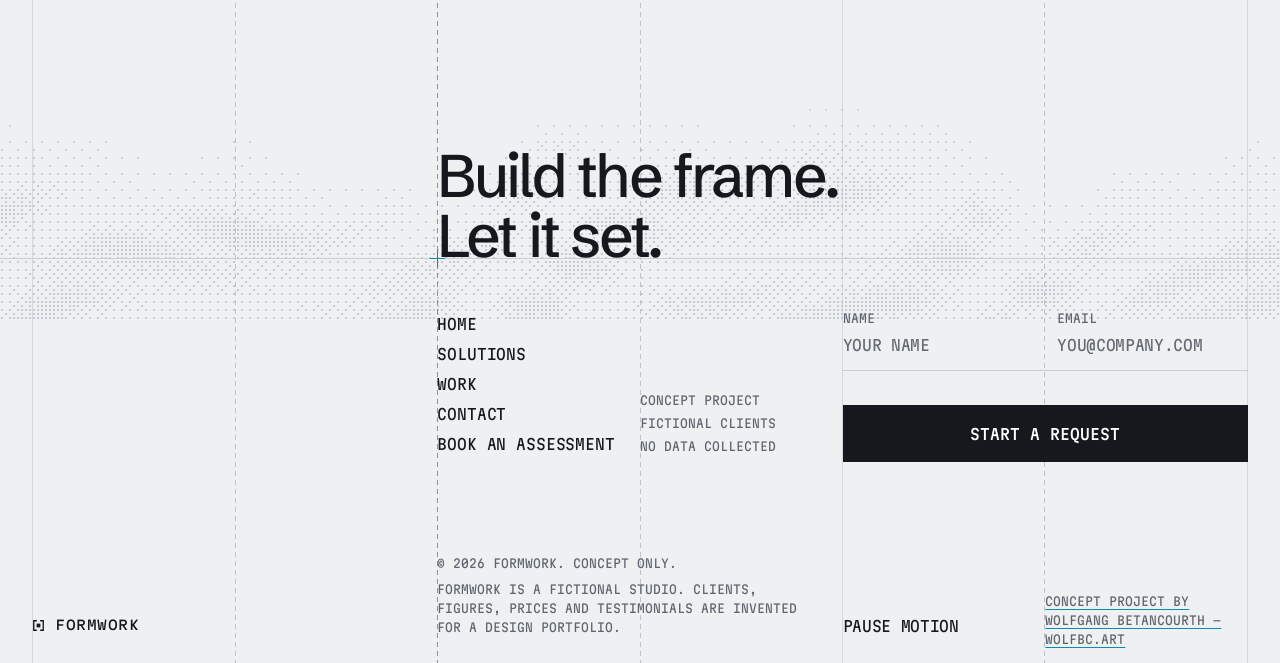
<file: work/index.html>
<!doctype html>
<html lang="en">
<head>
<meta charset="utf-8">
<meta name="viewport" content="width=device-width, initial-scale=1">
<title>Work — Formwork</title>
<meta name="description" content="Six fictional cases from logistics, finance and support teams. Each shows the problem, what we built and the result.">
<meta property="og:type" content="website">
<meta property="og:title" content="Work — Formwork">
<meta property="og:description" content="Six concept cases from the dock to the close.">
<meta property="og:url" content="https://formwork.wolfbc.art/work/">
<link rel="canonical" href="https://formwork.wolfbc.art/work/">
<meta property="og:image" content="https://formwork.wolfbc.art/assets/og.jpg">
<meta property="og:image:width" content="1200">
<meta property="og:image:height" content="630">
<meta property="og:image:alt" content="Formwork: Automate the handoffs, not the judgment. A diagram of seven inputs entering one flow.">
<meta name="twitter:card" content="summary_large_image">
<meta name="theme-color" content="#eef0f2">
<link rel="icon" href="../favicon.svg" type="image/svg+xml">
<link rel="preconnect" href="https://fonts.googleapis.com"><link rel="preconnect" href="https://fonts.gstatic.com" crossorigin><link rel="stylesheet" href="https://fonts.googleapis.com/css2?family=Martian+Mono:wdth,wght@75..112.5,400..500&family=Schibsted+Grotesk:wght@400;500;600;700&display=swap">
<link rel="stylesheet" href="../css/site.css">
<script src="../js/site.js" defer></script>
</head>
<body>
<a class="skip" href="#main">Skip to content</a><header class="nav"><div class="wrap"><a class="brand" href="../" aria-label="Formwork, home"><svg viewBox="0 0 24 24" fill="currentColor" aria-hidden="true"><path d="M2 2h7v2.5H4.5v15H9V22H2z"/><path d="M22 2h-7v2.5h4.5v15H15V22h7z"/><rect x="8.5" y="8.5" width="7" height="7"/></svg><span class="wordmark">Formwork</span></a><div class="nav-r"><a class="nav-book" href="../contact/"><i class="x" aria-hidden="true"></i>Book an assessment</a><button class="menu-btn" type="button" aria-expanded="false" aria-controls="menu" aria-label="Open menu"><i></i><i></i></button><nav class="menu" id="menu" aria-label="Main"><ul><li style="--i:0"><a class="lnk" href="../"><svg class="arr" viewBox="0 0 12 12" aria-hidden="true"><path d="M1 6h9M6.5 2.5L10 6l-3.5 3.5" fill="none" stroke="currentColor" stroke-width="1.5"/></svg><span>Home</span></a></li><li style="--i:1"><a class="lnk" href="../solutions/"><svg class="arr" viewBox="0 0 12 12" aria-hidden="true"><path d="M1 6h9M6.5 2.5L10 6l-3.5 3.5" fill="none" stroke="currentColor" stroke-width="1.5"/></svg><span>Solutions</span></a></li><li style="--i:2"><a class="lnk" href="../work/" aria-current="page"><svg class="arr" viewBox="0 0 12 12" aria-hidden="true"><path d="M1 6h9M6.5 2.5L10 6l-3.5 3.5" fill="none" stroke="currentColor" stroke-width="1.5"/></svg><span>Work</span></a></li><li style="--i:3"><a class="lnk" href="../contact/"><svg class="arr" viewBox="0 0 12 12" aria-hidden="true"><path d="M1 6h9M6.5 2.5L10 6l-3.5 3.5" fill="none" stroke="currentColor" stroke-width="1.5"/></svg><span>Contact</span></a></li><li style="--i:4"><a class="lnk" href="../contact/?plan=assess"><svg class="arr" viewBox="0 0 12 12" aria-hidden="true"><path d="M1 6h9M6.5 2.5L10 6l-3.5 3.5" fill="none" stroke="currentColor" stroke-width="1.5"/></svg><span>Book an assessment</span></a></li></ul></nav></div></div></header>
<main id="main">
<section class="s s--paper ihero idx-hero" aria-labelledby="page-h"><div class="field" aria-hidden="true"></div><div class="lines" aria-hidden="true"></div><div class="wrap g6"><div class="ihero-head"><p class="tag tag--solo"><span class="tag-t">Work</span></p><h1 class="h1" id="page-h">Six cases from the dock to the close.</h1></div><div class="hr" aria-hidden="true"><i class="x" style="left:33.3333%"></i></div><div class="ihero-row"><p class="mono sub">Six fictional cases from logistics, finance and support teams. Each shows the problem, what we built and the result.</p><p class="fig count">6</p><p class="mono count-l">Concept cases. One written in full.</p><a class="btn" href="../contact/"><svg class="arr" viewBox="0 0 12 12" aria-hidden="true"><path d="M1 6h9M6.5 2.5L10 6l-3.5 3.5" fill="none" stroke="currentColor" stroke-width="1.5"/></svg><span>Book an assessment</span></a></div></div></section>
<section class="s s--paper idx" aria-label="Case index"><div class="lines" aria-hidden="true"></div>
<div class="wrap g6">
<h2 class="sr">Case index</h2>
<div class="idx-list"><ul><li><a class="idx-row on" href="../work/tollmere-dock-ops/" data-img="../assets/w-01.webp" data-alt="Loading dock at a freight terminal at dusk. A worker in a hi-vis vest scans boxes on a pallet while a forklift waits by the open bays." data-one="Dock exceptions now reach the right lead in minutes." data-p="Exceptions logged on paper, then retyped." data-b="Intake agent, dispatch rules." data-r="-47% time to clear. Illustrative."><span class="t">Tollmere Freight — Dock scans to dispatch</span><span class="y">2026</span></a></li><li><button type="button" class="idx-row" aria-controls="idx-preview" aria-pressed="false" data-img="../assets/w-02.webp" data-alt="Finance team at a shared desk, each person looking at two screens of tables and charts during month-end close." data-one="One flow matches, flags and drafts the journal." data-p="Close took eight working days." data-b="Matching agent, review queue." data-r="-3 days on the close. Illustrative."><span class="t">Alderwick Finance — Month-end close</span><span class="y"><span class="mono-s">Concept</span>2026</span></button></li><li><button type="button" class="idx-row" aria-controls="idx-preview" aria-pressed="false" data-img="../assets/w-03.webp" data-alt="Support centre floor. Agents with headsets work at desks, each with a ticket queue open on screen." data-one="Tickets arrive tagged, ranked and half-drafted." data-p="First reply took over six hours." data-b="Triage agent, reply drafter." data-r="-58% time to first reply. Illustrative."><span class="t">Larkhollow Support — Ticket triage</span><span class="y"><span class="mono-s">Concept</span>2026</span></button></li><li><button type="button" class="idx-row" aria-controls="idx-preview" aria-pressed="false" data-tones="#08708f,#eef0f2" data-img="../assets/w-01.webp" data-alt="Loading dock at a freight terminal at dusk. A worker in a hi-vis vest scans boxes on a pallet while a forklift waits by the open bays." data-one="Customs packs assemble themselves from the booking." data-p="Four people rebuilt the same pack per shipment." data-b="Document reader, pack assembler." data-r="-65% prep time per shipment. Illustrative."><span class="t">Brackenway Cargo — Customs documents</span><span class="y"><span class="mono-s">Concept</span>2025</span></button></li><li><button type="button" class="idx-row" aria-controls="idx-preview" aria-pressed="false" data-tones="#08708f,#eef0f2" data-img="../assets/w-02.webp" data-alt="Finance team at a shared desk, each person looking at two screens of tables and charts during month-end close." data-one="Disputes open with the evidence already attached." data-p="Analysts searched six systems per dispute." data-b="Evidence collector, decision drafter." data-r="-40% handling time. Illustrative."><span class="t">Wrenmoor Payments — Dispute handling</span><span class="y"><span class="mono-s">Concept</span>2025</span></button></li><li><button type="button" class="idx-row" aria-controls="idx-preview" aria-pressed="false" data-tones="#08708f,#eef0f2" data-img="../assets/w-03.webp" data-alt="Support centre floor. Agents with headsets work at desks, each with a ticket queue open on screen." data-one="Claims are checked against the scan trail before a person looks." data-p="Claims waited days for a first check." data-b="Claim verifier, refund router." data-r="-52% days to decision. Illustrative."><span class="t">Dunmarrow Parcel — Claims and returns</span><span class="y"><span class="mono-s">Concept</span>2025</span></button></li></ul><p class="mono-s end">Only the first case is written in full.</p></div>
<figure class="dither idx-fig" data-tones="#15181c,#eef0f2" data-cell="2"><img src="../assets/w-01.webp" alt="Loading dock at a freight terminal at dusk. A worker in a hi-vis vest scans boxes on a pallet while a forklift waits by the open bays." width="1000" height="747" decoding="async" loading="eager" fetchpriority="high"></figure>
<div class="idx-data" id="idx-preview" aria-live="polite"><div class="one"><p class="lead" data-k="one">Dock exceptions now reach the right lead in minutes.</p></div>
<div class="ip"><p class="mono-s">Problem &gt;</p><p class="mono" data-k="p">Exceptions logged on paper, then retyped.</p></div>
<div><p class="mono-s">What we built &gt;</p><p class="mono" data-k="b">Intake agent, dispatch rules.</p></div>
<div><p class="mono-s acc">Result &gt;</p><p class="mono" data-k="r">-47% time to clear. Illustrative.</p></div></div>
</div></section>
<section class="s s--dark price" aria-labelledby="p-h"><div class="grain" aria-hidden="true"></div><div class="lines" aria-hidden="true"></div><div class="wrap g6"><div class="sit"><p class="tag tag--solo"><span class="tag-t">Cost</span></p><h2 class="h2" id="p-h">Three ways to work with us.</h2></div><p class="mono-s price-note">Concept prices in USD. Excluding tax.</p><div class="hr" aria-hidden="true"><i class="x" style="left:0%"></i></div><div class="dur" style="grid-column:1/3"><span class="tile"><svg class="ic" viewBox="0 0 24 24" aria-hidden="true"><rect x="5" y="6" width="5" height="12"/><rect class="a" x="14" y="6" width="5" height="12"/></svg></span><p class="mono">2 weeks</p></div><div class="dur" style="grid-column:3/5"><span class="tile"><svg class="ic" viewBox="0 0 24 24" aria-hidden="true"><path d="M3 6v12M7 6v12M11 6v12M15 6v12M19 6v12"/><rect class="a" x="20.5" y="6" width="1.5" height="12"/></svg></span><p class="mono">6 to 10 weeks</p></div><div class="dur" style="grid-column:5/7"><span class="tile"><svg class="ic" viewBox="0 0 24 24" aria-hidden="true"><path d="M20 12a8 8 0 1 1-3-6.2"/><path d="M17 2v4h-4"/><rect class="a" x="10" y="10" width="4" height="4"/></svg></span><p class="mono">Monthly</p></div><div class="plan" style="grid-column:1/3"><div class="plan-h"><h3 class="mono-s">Assess</h3><p class="fig">$2,400</p><p class="per">fixed</p></div><ul class="bul"><li>Process map of one workflow</li><li>Ranked list of what to automate</li><li>Baseline of time and errors</li><li>Written plan and quote</li></ul></div><div class="plan" style="grid-column:3/5"><div class="plan-h"><h3 class="mono-s">Build <span class="acc">Recommended</span></h3><p class="fig">From $14,000</p><p class="per">per project</p></div><ul class="bul"><li>Everything in Assess</li><li>Agents and integrations built</li><li>Staged go-live with review</li><li>As-built documentation</li></ul></div><div class="plan" style="grid-column:5/7"><div class="plan-h"><h3 class="mono-s">Operate</h3><p class="fig">$1,800</p><p class="per">per month</p></div><ul class="bul"><li>Monitoring and error review</li><li>Rule and prompt changes</li><li>Monthly results report</li><li>Up to 8 change requests</li></ul></div><div class="price-ctas"><a class="btn btn--light" href="../contact/?plan=assess"><svg class="arr" viewBox="0 0 12 12" aria-hidden="true"><path d="M1 6h9M6.5 2.5L10 6l-3.5 3.5" fill="none" stroke="currentColor" stroke-width="1.5"/></svg><span>Book an assessment</span></a><a class="btn btn--accent" href="../contact/?plan=build"><svg class="arr" viewBox="0 0 12 12" aria-hidden="true"><path d="M1 6h9M6.5 2.5L10 6l-3.5 3.5" fill="none" stroke="currentColor" stroke-width="1.5"/></svg><span>Scope a build</span></a><a class="btn btn--light" href="../contact/?plan=operate"><svg class="arr" viewBox="0 0 12 12" aria-hidden="true"><path d="M1 6h9M6.5 2.5L10 6l-3.5 3.5" fill="none" stroke="currentColor" stroke-width="1.5"/></svg><span>Discuss upkeep</span></a></div></div></section>
<section class="s s--white faq faq--inner" aria-labelledby="f-h"><div class="lines" aria-hidden="true"></div><div class="wrap g6"><div class="sit"><p class="tag tag--solo"><span class="tag-t">Help</span></p><h2 class="h2" id="f-h">Questions we hear first.</h2></div><div class="hr" aria-hidden="true"><i class="x" style="left:33.3333%"></i></div><div class="faq-list"><div class="qa"><h3><button type="button" aria-expanded="false" aria-controls="fa0"><span class="q">Which process should we automate first?</span><span class="pl" aria-hidden="true"><i></i></span></button></h3><div class="a" id="fa0" role="region" aria-label="Which process should we automate first?"><div><p class="body">The one that repeats daily, follows rules and wastes the most hours. The assessment ranks your candidates and shows the numbers behind the ranking.</p></div></div></div><div class="qa"><h3><button type="button" aria-expanded="false" aria-controls="fa1"><span class="q">Does this replace our people?</span><span class="pl" aria-hidden="true"><i></i></span></button></h3><div class="a" id="fa1" role="region" aria-label="Does this replace our people?"><div><p class="body">No. Agents handle reading, sorting and drafting. People approve anything that carries risk and handle every exception. Most teams use the freed hours for work they had put off.</p></div></div></div><div class="qa"><h3><button type="button" aria-expanded="false" aria-controls="fa2"><span class="q">Do we need to change our tools?</span><span class="pl" aria-hidden="true"><i></i></span></button></h3><div class="a" id="fa2" role="region" aria-label="Do we need to change our tools?"><div><p class="body">No. We connect to the systems you run now, through their APIs or an inbox. If a tool cannot connect, we tell you in the assessment, not in week six.</p></div></div></div><div class="qa"><h3><button type="button" aria-expanded="false" aria-controls="fa3"><span class="q">What happens when an agent gets it wrong?</span><span class="pl" aria-hidden="true"><i></i></span></button></h3><div class="a" id="fa3" role="region" aria-label="What happens when an agent gets it wrong?"><div><p class="body">Every step is logged. Risky steps wait for a person. Failed runs raise an alert with the input, the rule and the reason, so the fix takes minutes.</p></div></div></div><div class="qa"><h3><button type="button" aria-expanded="false" aria-controls="fa4"><span class="q">What do we own at the end?</span><span class="pl" aria-hidden="true"><i></i></span></button></h3><div class="a" id="fa4" role="region" aria-label="What do we own at the end?"><div><p class="body">All of it. The flows, the rules, the prompts and the as-built file. You can run them, change them or hand them to someone else.</p></div></div></div><div class="qa"><h3><button type="button" aria-expanded="false" aria-controls="fa5"><span class="q">How long until a flow is live?</span><span class="pl" aria-hidden="true"><i></i></span></button></h3><div class="a" id="fa5" role="region" aria-label="How long until a flow is live?"><div><p class="body">Two weeks for the assessment. Four to ten weeks for a build, depending on the number of systems. The quote states the date.</p></div></div></div></div><div class="faq-foot"><aside class="note" aria-label="Note from Ilse Verhoeven"><figure class="dither av" data-tones="#646c74,#eceef0" data-cell="1" aria-hidden="true"><img src="../assets/p-05.webp" alt="" width="600" height="600" decoding="async" loading="lazy"></figure><p class="mono-s who">Ilse Verhoeven, Head of Delivery</p><p class="mono">Ask the hard question early. It costs less in week one.</p></aside><p class="mono">Not here? Ask us on a call.</p><a class="btn" href="../contact/"><svg class="arr" viewBox="0 0 12 12" aria-hidden="true"><path d="M1 6h9M6.5 2.5L10 6l-3.5 3.5" fill="none" stroke="currentColor" stroke-width="1.5"/></svg><span>Book an assessment</span></a></div></div></section>
</main>
<footer class="s s--paper foot" aria-label="Contact and site information"><div class="field" aria-hidden="true"></div><div class="lines" aria-hidden="true"></div><div class="wrap g6"><div class="foot-top"><p class="tag tag--solo"><span class="tag-t">Contact</span></p><a class="lnk lnk--c foot-mail" href="mailto:hello@formwork.example"><svg class="arr" viewBox="0 0 12 12" aria-hidden="true"><path d="M1 6h9M6.5 2.5L10 6l-3.5 3.5" fill="none" stroke="currentColor" stroke-width="1.5"/></svg><span>hello@formwork.example</span></a><a class="lnk lnk--c foot-tel" href="tel:+15550100142"><svg class="arr" viewBox="0 0 12 12" aria-hidden="true"><path d="M1 6h9M6.5 2.5L10 6l-3.5 3.5" fill="none" stroke="currentColor" stroke-width="1.5"/></svg><span>+1 555 010 0142</span></a><p class="mono-s foot-hours">Studio hours: Mon–Fri, 09:00–17:00 CET</p><p class="slogan">Build the frame. Let it set.</p></div><div class="hr" aria-hidden="true"><i class="x" style="left:33.3333%"></i></div><div class="foot-mid"><nav class="foot-nav mono" aria-label="Footer"><a class="lnk" href="../"><svg class="arr" viewBox="0 0 12 12" aria-hidden="true"><path d="M1 6h9M6.5 2.5L10 6l-3.5 3.5" fill="none" stroke="currentColor" stroke-width="1.5"/></svg><span>Home</span></a><a class="lnk" href="../solutions/"><svg class="arr" viewBox="0 0 12 12" aria-hidden="true"><path d="M1 6h9M6.5 2.5L10 6l-3.5 3.5" fill="none" stroke="currentColor" stroke-width="1.5"/></svg><span>Solutions</span></a><a class="lnk" href="../work/"><svg class="arr" viewBox="0 0 12 12" aria-hidden="true"><path d="M1 6h9M6.5 2.5L10 6l-3.5 3.5" fill="none" stroke="currentColor" stroke-width="1.5"/></svg><span>Work</span></a><a class="lnk" href="../contact/"><svg class="arr" viewBox="0 0 12 12" aria-hidden="true"><path d="M1 6h9M6.5 2.5L10 6l-3.5 3.5" fill="none" stroke="currentColor" stroke-width="1.5"/></svg><span>Contact</span></a><a class="lnk" href="../contact/?plan=assess"><svg class="arr" viewBox="0 0 12 12" aria-hidden="true"><path d="M1 6h9M6.5 2.5L10 6l-3.5 3.5" fill="none" stroke="currentColor" stroke-width="1.5"/></svg><span>Book an assessment</span></a></nav><ul class="foot-legal mono-s"><li>Concept project</li><li>Fictional clients</li><li>No data collected</li></ul><form class="mini" action="../contact/" method="get" aria-label="Start a request with your name and email"><label><span class="mono-s">Name</span><input name="name" autocomplete="name" placeholder="Your name"></label><label><span class="mono-s">Email</span><input name="email" type="email" autocomplete="email" placeholder="you@company.com"></label><button class="btn" type="submit"><svg class="arr" viewBox="0 0 12 12" aria-hidden="true"><path d="M1 6h9M6.5 2.5L10 6l-3.5 3.5" fill="none" stroke="currentColor" stroke-width="1.5"/></svg><span>Start a request</span></button></form></div><div class="foot-bot"><a class="brand" href="../" aria-label="Formwork, home"><svg viewBox="0 0 24 24" fill="currentColor" aria-hidden="true"><path d="M2 2h7v2.5H4.5v15H9V22H2z"/><path d="M22 2h-7v2.5h4.5v15H15V22h7z"/><rect x="8.5" y="8.5" width="7" height="7"/></svg><span class="wordmark">Formwork</span></a><div class="foot-legal-line mono-s"><p>© 2026 Formwork. Concept only.</p><p>Formwork is a fictional studio. Clients, figures, prices and testimonials are invented for a design portfolio.</p></div><div class="foot-motion"><button class="lnk lnk--c" type="button" id="pause-motion" aria-pressed="false"><svg class="arr" viewBox="0 0 12 12" aria-hidden="true"><path d="M1 6h9M6.5 2.5L10 6l-3.5 3.5" fill="none" stroke="currentColor" stroke-width="1.5"/></svg><span>Pause motion</span></button></div><div class="credit mono-s"><a href="https://wolfbc.art">Concept project by Wolfgang Betancourth — wolfbc.art</a></div></div></div></footer>
</body>
</html>
</file>
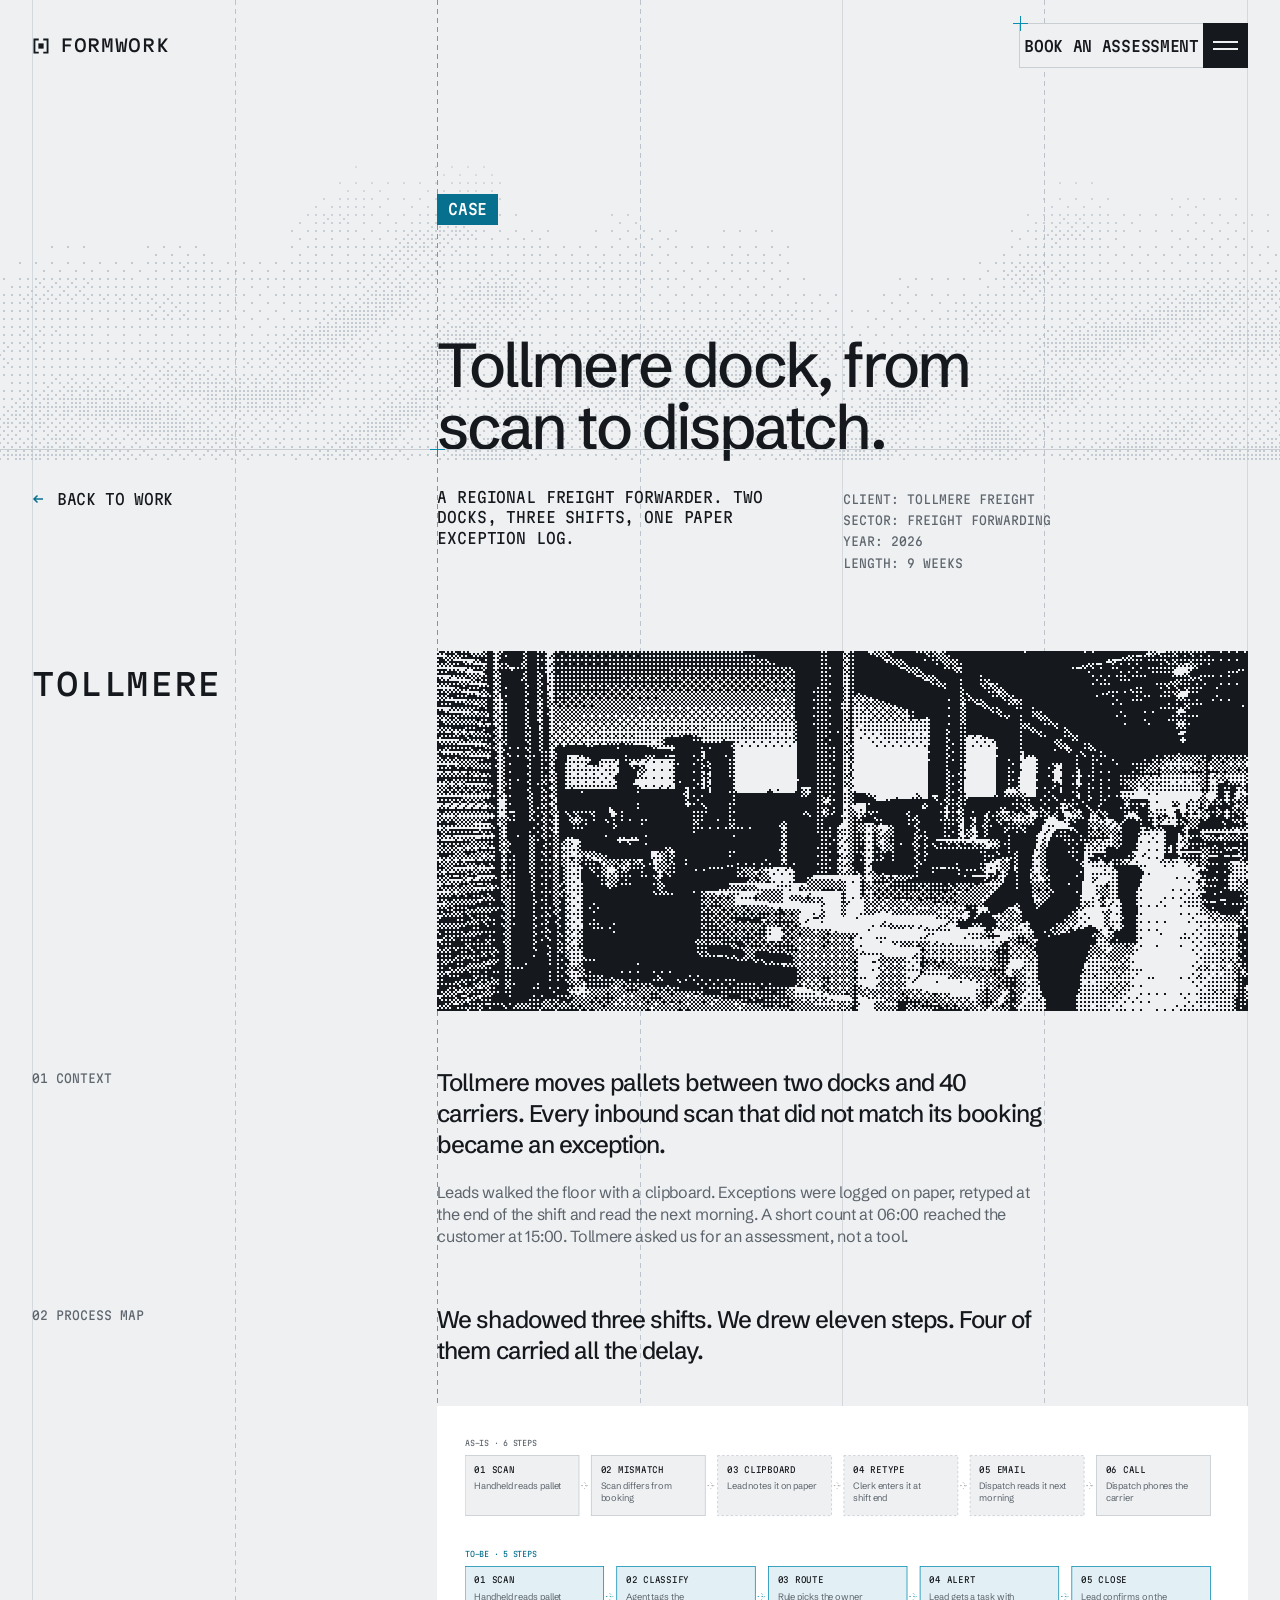
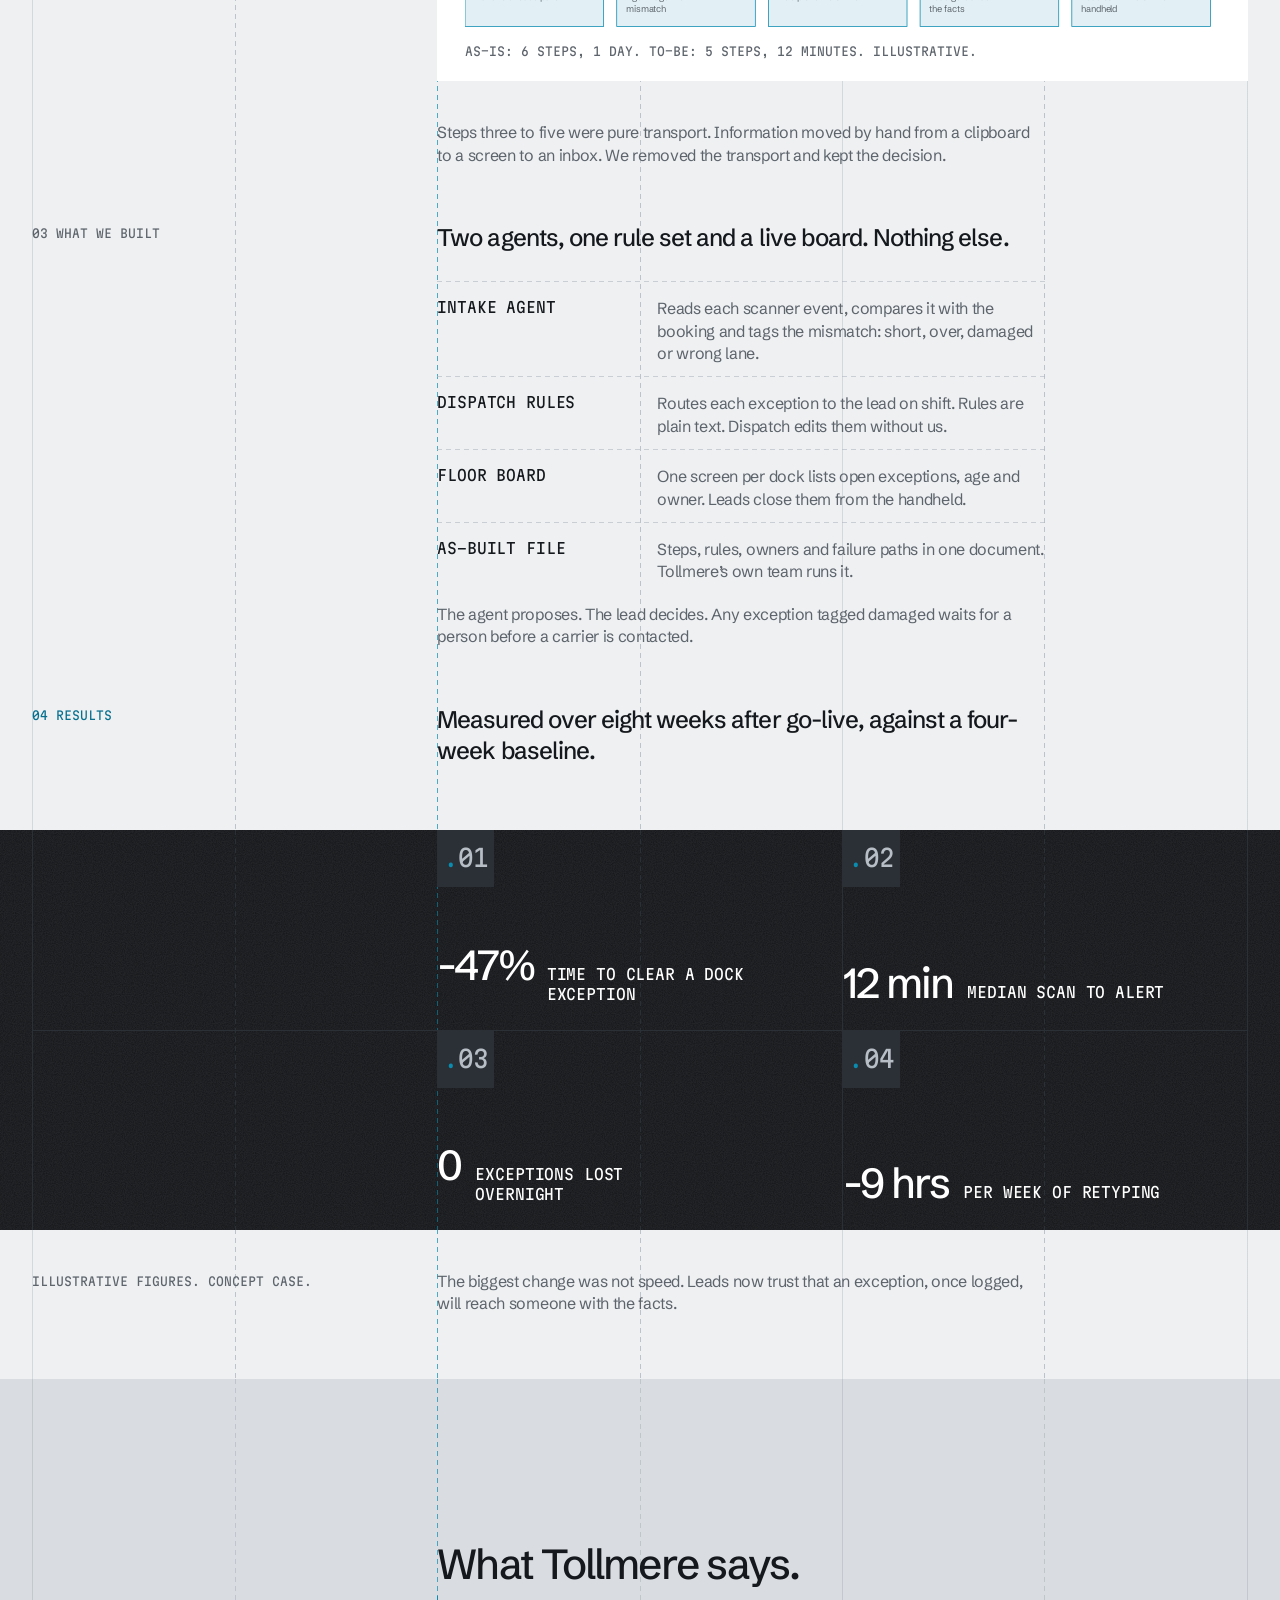
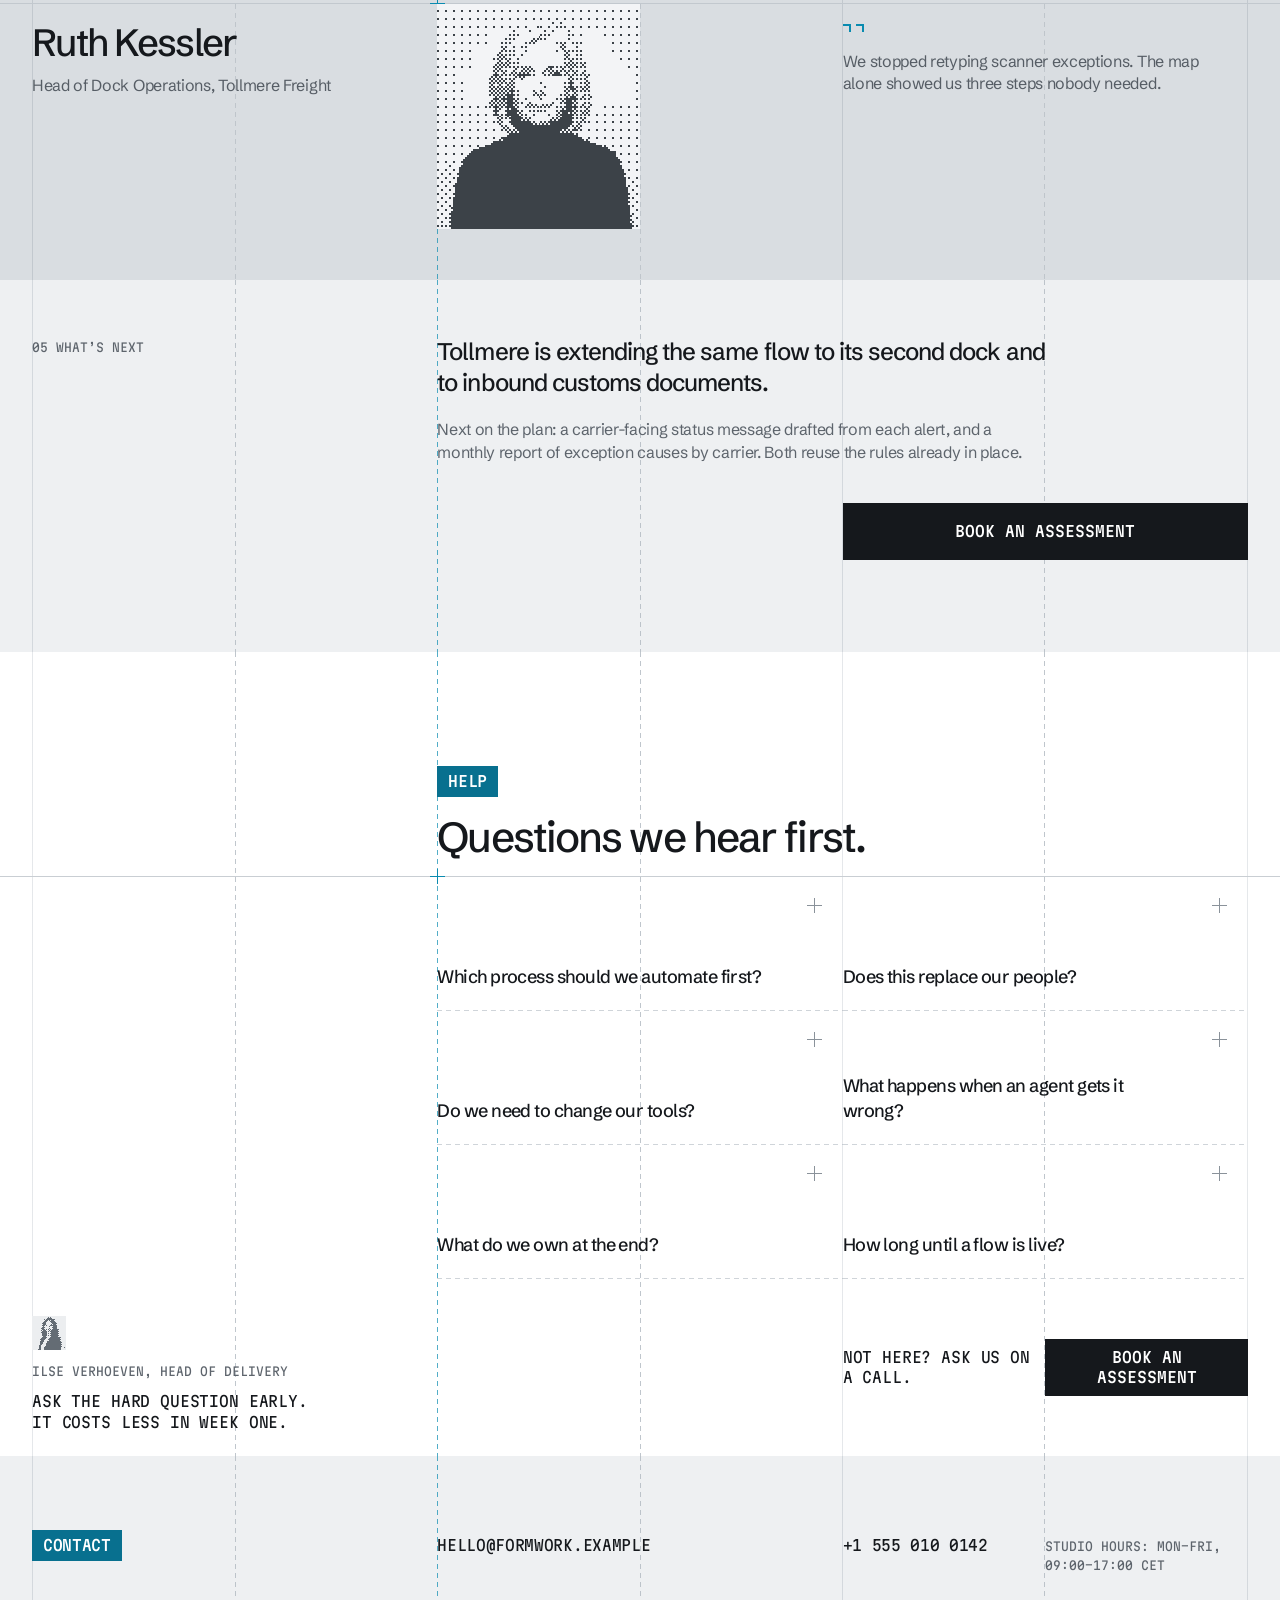
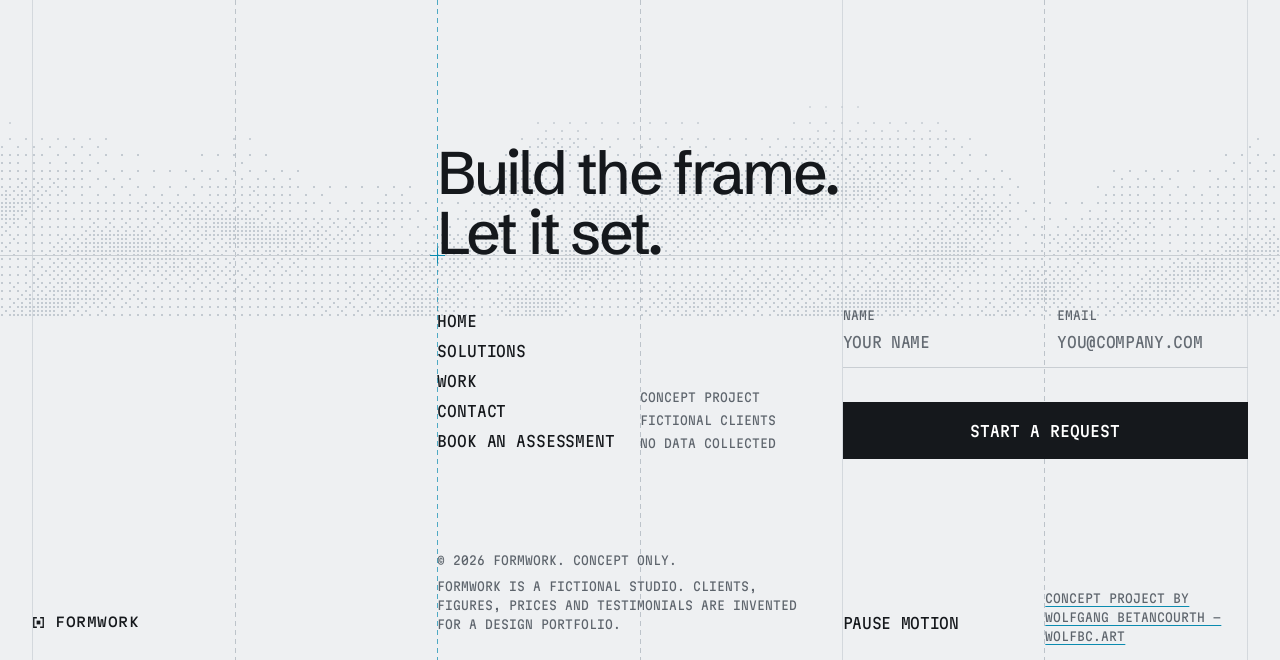
<file: work/tollmere-dock-ops/index.html>
<!doctype html>
<html lang="en">
<head>
<meta charset="utf-8">
<meta name="viewport" content="width=device-width, initial-scale=1">
<title>Tollmere Freight: dock scans to dispatch — Formwork</title>
<meta name="description" content="How Formwork mapped a freight dock, built an exception flow and cut the time to clear a scan exception. A fictional concept case.">
<meta property="og:type" content="website">
<meta property="og:title" content="Tollmere Freight: dock scans to dispatch">
<meta property="og:description" content="A concept case: dock exceptions routed to the right lead in minutes.">
<meta property="og:url" content="https://formwork.wolfbc.art/work/tollmere-dock-ops/">
<link rel="canonical" href="https://formwork.wolfbc.art/work/tollmere-dock-ops/">
<meta property="og:image" content="https://formwork.wolfbc.art/assets/og.jpg">
<meta property="og:image:width" content="1200">
<meta property="og:image:height" content="630">
<meta property="og:image:alt" content="Formwork: Automate the handoffs, not the judgment. A diagram of seven inputs entering one flow.">
<meta name="twitter:card" content="summary_large_image">
<meta name="theme-color" content="#eef0f2">
<link rel="icon" href="../../favicon.svg" type="image/svg+xml">
<link rel="preconnect" href="https://fonts.googleapis.com"><link rel="preconnect" href="https://fonts.gstatic.com" crossorigin><link rel="stylesheet" href="https://fonts.googleapis.com/css2?family=Martian+Mono:wdth,wght@75..112.5,400..500&family=Schibsted+Grotesk:wght@400;500;600;700&display=swap">
<link rel="stylesheet" href="../../css/site.css">
<script src="../../js/site.js" defer></script>
</head>
<body>
<a class="skip" href="#main">Skip to content</a><header class="nav"><div class="wrap"><a class="brand" href="../../" aria-label="Formwork, home"><svg viewBox="0 0 24 24" fill="currentColor" aria-hidden="true"><path d="M2 2h7v2.5H4.5v15H9V22H2z"/><path d="M22 2h-7v2.5h4.5v15H15V22h7z"/><rect x="8.5" y="8.5" width="7" height="7"/></svg><span class="wordmark">Formwork</span></a><div class="nav-r"><a class="nav-book" href="../../contact/"><i class="x" aria-hidden="true"></i>Book an assessment</a><button class="menu-btn" type="button" aria-expanded="false" aria-controls="menu" aria-label="Open menu"><i></i><i></i></button><nav class="menu" id="menu" aria-label="Main"><ul><li style="--i:0"><a class="lnk" href="../../"><svg class="arr" viewBox="0 0 12 12" aria-hidden="true"><path d="M1 6h9M6.5 2.5L10 6l-3.5 3.5" fill="none" stroke="currentColor" stroke-width="1.5"/></svg><span>Home</span></a></li><li style="--i:1"><a class="lnk" href="../../solutions/"><svg class="arr" viewBox="0 0 12 12" aria-hidden="true"><path d="M1 6h9M6.5 2.5L10 6l-3.5 3.5" fill="none" stroke="currentColor" stroke-width="1.5"/></svg><span>Solutions</span></a></li><li style="--i:2"><a class="lnk" href="../../work/" aria-current="page"><svg class="arr" viewBox="0 0 12 12" aria-hidden="true"><path d="M1 6h9M6.5 2.5L10 6l-3.5 3.5" fill="none" stroke="currentColor" stroke-width="1.5"/></svg><span>Work</span></a></li><li style="--i:3"><a class="lnk" href="../../contact/"><svg class="arr" viewBox="0 0 12 12" aria-hidden="true"><path d="M1 6h9M6.5 2.5L10 6l-3.5 3.5" fill="none" stroke="currentColor" stroke-width="1.5"/></svg><span>Contact</span></a></li><li style="--i:4"><a class="lnk" href="../../contact/?plan=assess"><svg class="arr" viewBox="0 0 12 12" aria-hidden="true"><path d="M1 6h9M6.5 2.5L10 6l-3.5 3.5" fill="none" stroke="currentColor" stroke-width="1.5"/></svg><span>Book an assessment</span></a></li></ul></nav></div></div></header>
<main id="main">
<section class="s s--paper ihero " aria-labelledby="page-h"><div class="field" aria-hidden="true"></div><div class="lines" aria-hidden="true"></div><div class="wrap g6"><div class="ihero-head"><p class="tag tag--solo"><span class="tag-t">Case</span></p><h1 class="h1" id="page-h">Tollmere dock, from scan to dispatch.</h1></div><div class="hr" aria-hidden="true"><i class="x" style="left:33.3333%"></i></div><div class="ihero-row"><p class="mono sub">A regional freight forwarder. Two docks, three shifts, one paper exception log.</p><a class="lnk lnk--back back" href="../../work/"><svg class="arr" viewBox="0 0 12 12" aria-hidden="true"><path d="M1 6h9M6.5 2.5L10 6l-3.5 3.5" fill="none" stroke="currentColor" stroke-width="1.5"/></svg><span>Back to work</span></a><div class="meta mono-s"><p>Client: Tollmere Freight</p><p>Sector: Freight forwarding</p><p>Year: 2026</p><p>Length: 9 weeks</p></div></div></div></section>
<section class="s s--paper case" aria-labelledby="page-h"><div class="lines" aria-hidden="true"></div>
<div class="wrap g6">
<div class="case-top"><p class="case-wm" aria-hidden="true">TOLLMERE</p><figure class="dither " data-tones="#15181c,#eef0f2" data-cell="2"><img src="../../assets/w-01.webp" alt="Loading dock at a freight terminal at dusk. A worker in a hi-vis vest scans boxes on a pallet while a forklift waits by the open bays." width="1000" height="747" decoding="async" loading="eager" fetchpriority="high"></figure></div>
<div class="cblock"><h2 class="mono-s">01 Context</h2><div class="txt"><p class="lead">Tollmere moves pallets between two docks and 40 carriers. Every inbound scan that did not match its booking became an exception.</p>
<p class="body">Leads walked the floor with a clipboard. Exceptions were logged on paper, retyped at the end of the shift and read the next morning. A short count at 06:00 reached the customer at 15:00. Tollmere asked us for an assessment, not a tool.</p></div></div>
<div class="cblock"><h2 class="mono-s">02 Process map</h2><div class="txt"><p class="lead">We shadowed three shifts. We drew eleven steps. Four of them carried all the delay.</p></div>
<div class="full pmap" tabindex="0" role="region" aria-label="Process map, scrolls sideways on small screens"><svg viewBox="0 0 980 252" role="img" aria-label="Process map. As-is: scan, mismatch, clipboard, retype, email, call. To-be: scan, classify, route, alert, close."><text class="row-l g" x="0" y="16">AS-IS · 6 STEPS</text><rect class="bx" x="0" y="28" width="148" height="78"/><text x="12" y="50">01 SCAN</text><text class="sub" x="12" y="72">Handheld reads pallet</text><path class="ln" d="M151 67h8M155 63l4 4-4 4"/><rect class="bx" x="164" y="28" width="148" height="78"/><text x="176" y="50">02 MISMATCH</text><text class="sub" x="176" y="72">Scan differs from</text><text class="sub" x="176" y="87">booking</text><path class="ln" d="M315 67h8M319 63l4 4-4 4"/><rect class="bx" x="328" y="28" width="148" height="78" stroke-dasharray="3 3"/><text x="340" y="50">03 CLIPBOARD</text><text class="sub" x="340" y="72">Lead notes it on paper</text><path class="ln" d="M479 67h8M483 63l4 4-4 4"/><rect class="bx" x="492" y="28" width="148" height="78" stroke-dasharray="3 3"/><text x="504" y="50">04 RETYPE</text><text class="sub" x="504" y="72">Clerk enters it at</text><text class="sub" x="504" y="87">shift end</text><path class="ln" d="M643 67h8M647 63l4 4-4 4"/><rect class="bx" x="656" y="28" width="148" height="78" stroke-dasharray="3 3"/><text x="668" y="50">05 EMAIL</text><text class="sub" x="668" y="72">Dispatch reads it next</text><text class="sub" x="668" y="87">morning</text><path class="ln" d="M807 67h8M811 63l4 4-4 4"/><rect class="bx" x="820" y="28" width="148" height="78"/><text x="832" y="50">06 CALL</text><text class="sub" x="832" y="72">Dispatch phones the</text><text class="sub" x="832" y="87">carrier</text><text class="row-l" x="0" y="160">TO-BE · 5 STEPS</text><rect class="bx a" x="0" y="172" width="180" height="78"/><text x="12" y="194">01 SCAN</text><text class="sub" x="12" y="216">Handheld reads pallet</text><path class="ln a" d="M183 211h9M188 207l4 4-4 4"/><rect class="bx a" x="197" y="172" width="180" height="78"/><text x="209" y="194">02 CLASSIFY</text><text class="sub" x="209" y="216">Agent tags the</text><text class="sub" x="209" y="231">mismatch</text><path class="ln a" d="M380 211h9M385 207l4 4-4 4"/><rect class="bx a" x="394" y="172" width="180" height="78"/><text x="406" y="194">03 ROUTE</text><text class="sub" x="406" y="216">Rule picks the owner</text><path class="ln a" d="M577 211h9M582 207l4 4-4 4"/><rect class="bx a" x="591" y="172" width="180" height="78"/><text x="603" y="194">04 ALERT</text><text class="sub" x="603" y="216">Lead gets a task with</text><text class="sub" x="603" y="231">the facts</text><path class="ln a" d="M774 211h9M779 207l4 4-4 4"/><rect class="bx a" x="788" y="172" width="180" height="78"/><text x="800" y="194">05 CLOSE</text><text class="sub" x="800" y="216">Lead confirms on the</text><text class="sub" x="800" y="231">handheld</text></svg><p class="mono-s" style="padding-top:14px">As-is: 6 steps, 1 day. To-be: 5 steps, 12 minutes. Illustrative.</p></div>
<div class="txt" style="grid-row:3;margin-top:40px"><p class="body">Steps three to five were pure transport. Information moved by hand from a clipboard to a screen to an inbox. We removed the transport and kept the decision.</p></div></div>
<div class="cblock"><h2 class="mono-s">03 What we built</h2><div class="txt"><p class="lead">Two agents, one rule set and a live board. Nothing else.</p>
<ul class="built"><li><h3 class="mono">Intake agent</h3><p class="body">Reads each scanner event, compares it with the booking and tags the mismatch: short, over, damaged or wrong lane.</p></li><li><h3 class="mono">Dispatch rules</h3><p class="body">Routes each exception to the lead on shift. Rules are plain text. Dispatch edits them without us.</p></li><li><h3 class="mono">Floor board</h3><p class="body">One screen per dock lists open exceptions, age and owner. Leads close them from the handheld.</p></li><li><h3 class="mono">As-built file</h3><p class="body">Steps, rules, owners and failure paths in one document. Tollmere’s own team runs it.</p></li></ul><p class="body">The agent proposes. The lead decides. Any exception tagged damaged waits for a person before a carrier is contacted.</p></div></div>
<div class="cblock"><h2 class="mono-s acc">04 Results</h2><div class="txt"><p class="lead">Measured over eight weeks after go-live, against a four-week baseline.</p></div></div>
<div class="band"><div class="grain" aria-hidden="true"></div><div class="lines" aria-hidden="true"></div><div class="band-in wrap"><div class="band-row"><div class="met m1"><span class="tile"><span class="num"><b>.</b>01</span></span><p class="fig">-47%<span class="mono">Time to clear a dock exception</span></p></div><div class="met m2"><span class="tile"><span class="num"><b>.</b>02</span></span><p class="fig">12 min<span class="mono">Median scan to alert</span></p></div></div><div class="band-row"><div class="met m1"><span class="tile"><span class="num"><b>.</b>03</span></span><p class="fig">0<span class="mono">Exceptions lost overnight</span></p></div><div class="met m2"><span class="tile"><span class="num"><b>.</b>04</span></span><p class="fig">-9 hrs<span class="mono">Per week of retyping</span></p></div></div></div></div>
<div class="cblock" style="padding-top:40px"><p class="mono-s">Illustrative figures. Concept case.</p><div class="txt"><p class="body">The biggest change was not speed. Leads now trust that an exception, once logged, will reach someone with the facts.</p></div></div>
</div></section>
<section class="s s--stone case-quote" aria-labelledby="cq-h"><div class="lines" aria-hidden="true"></div>
<div class="wrap g6">
<div class="sit"><h2 class="h2" id="cq-h">What Tollmere says.</h2></div>
<div class="hr" aria-hidden="true"><i class="x" style="left:33.3333%"></i></div>
<div class="cq-who"><p class="h3">Ruth Kessler</p><p class="body">Head of Dock Operations, Tollmere Freight</p></div>
<figure class="dither " data-tones="#3c4248,#f3f4f6" data-cell="2"><img src="../../assets/p-01.webp" alt="Portrait of Ruth Kessler, Head of Dock Operations at Tollmere Freight." width="600" height="600" decoding="async" loading="lazy"></figure>
<blockquote class="cq-q"><span class="qm" aria-hidden="true"><i></i><i></i></span><p class="body">We stopped retyping scanner exceptions. The map alone showed us three steps nobody needed.</p></blockquote>
</div></section>
<section class="s s--paper next" aria-labelledby="next-h"><div class="lines" aria-hidden="true"></div>
<div class="wrap g6">
<div class="cblock"><h2 class="mono-s" id="next-h">05 What’s next</h2><div class="txt"><p class="lead">Tollmere is extending the same flow to its second dock and to inbound customs documents.</p>
<p class="body">Next on the plan: a carrier-facing status message drafted from each alert, and a monthly report of exception causes by carrier. Both reuse the rules already in place.</p></div>
<a class="btn" href="../../contact/"><svg class="arr" viewBox="0 0 12 12" aria-hidden="true"><path d="M1 6h9M6.5 2.5L10 6l-3.5 3.5" fill="none" stroke="currentColor" stroke-width="1.5"/></svg><span>Book an assessment</span></a></div>
</div></section>
<section class="s s--white faq faq--inner" aria-labelledby="f-h"><div class="lines" aria-hidden="true"></div><div class="wrap g6"><div class="sit"><p class="tag tag--solo"><span class="tag-t">Help</span></p><h2 class="h2" id="f-h">Questions we hear first.</h2></div><div class="hr" aria-hidden="true"><i class="x" style="left:33.3333%"></i></div><div class="faq-list"><div class="qa"><h3><button type="button" aria-expanded="false" aria-controls="fa0"><span class="q">Which process should we automate first?</span><span class="pl" aria-hidden="true"><i></i></span></button></h3><div class="a" id="fa0" role="region" aria-label="Which process should we automate first?"><div><p class="body">The one that repeats daily, follows rules and wastes the most hours. The assessment ranks your candidates and shows the numbers behind the ranking.</p></div></div></div><div class="qa"><h3><button type="button" aria-expanded="false" aria-controls="fa1"><span class="q">Does this replace our people?</span><span class="pl" aria-hidden="true"><i></i></span></button></h3><div class="a" id="fa1" role="region" aria-label="Does this replace our people?"><div><p class="body">No. Agents handle reading, sorting and drafting. People approve anything that carries risk and handle every exception. Most teams use the freed hours for work they had put off.</p></div></div></div><div class="qa"><h3><button type="button" aria-expanded="false" aria-controls="fa2"><span class="q">Do we need to change our tools?</span><span class="pl" aria-hidden="true"><i></i></span></button></h3><div class="a" id="fa2" role="region" aria-label="Do we need to change our tools?"><div><p class="body">No. We connect to the systems you run now, through their APIs or an inbox. If a tool cannot connect, we tell you in the assessment, not in week six.</p></div></div></div><div class="qa"><h3><button type="button" aria-expanded="false" aria-controls="fa3"><span class="q">What happens when an agent gets it wrong?</span><span class="pl" aria-hidden="true"><i></i></span></button></h3><div class="a" id="fa3" role="region" aria-label="What happens when an agent gets it wrong?"><div><p class="body">Every step is logged. Risky steps wait for a person. Failed runs raise an alert with the input, the rule and the reason, so the fix takes minutes.</p></div></div></div><div class="qa"><h3><button type="button" aria-expanded="false" aria-controls="fa4"><span class="q">What do we own at the end?</span><span class="pl" aria-hidden="true"><i></i></span></button></h3><div class="a" id="fa4" role="region" aria-label="What do we own at the end?"><div><p class="body">All of it. The flows, the rules, the prompts and the as-built file. You can run them, change them or hand them to someone else.</p></div></div></div><div class="qa"><h3><button type="button" aria-expanded="false" aria-controls="fa5"><span class="q">How long until a flow is live?</span><span class="pl" aria-hidden="true"><i></i></span></button></h3><div class="a" id="fa5" role="region" aria-label="How long until a flow is live?"><div><p class="body">Two weeks for the assessment. Four to ten weeks for a build, depending on the number of systems. The quote states the date.</p></div></div></div></div><div class="faq-foot"><aside class="note" aria-label="Note from Ilse Verhoeven"><figure class="dither av" data-tones="#646c74,#eceef0" data-cell="1" aria-hidden="true"><img src="../../assets/p-05.webp" alt="" width="600" height="600" decoding="async" loading="lazy"></figure><p class="mono-s who">Ilse Verhoeven, Head of Delivery</p><p class="mono">Ask the hard question early. It costs less in week one.</p></aside><p class="mono">Not here? Ask us on a call.</p><a class="btn" href="../../contact/"><svg class="arr" viewBox="0 0 12 12" aria-hidden="true"><path d="M1 6h9M6.5 2.5L10 6l-3.5 3.5" fill="none" stroke="currentColor" stroke-width="1.5"/></svg><span>Book an assessment</span></a></div></div></section>
</main>
<footer class="s s--paper foot" aria-label="Contact and site information"><div class="field" aria-hidden="true"></div><div class="lines" aria-hidden="true"></div><div class="wrap g6"><div class="foot-top"><p class="tag tag--solo"><span class="tag-t">Contact</span></p><a class="lnk lnk--c foot-mail" href="mailto:hello@formwork.example"><svg class="arr" viewBox="0 0 12 12" aria-hidden="true"><path d="M1 6h9M6.5 2.5L10 6l-3.5 3.5" fill="none" stroke="currentColor" stroke-width="1.5"/></svg><span>hello@formwork.example</span></a><a class="lnk lnk--c foot-tel" href="tel:+15550100142"><svg class="arr" viewBox="0 0 12 12" aria-hidden="true"><path d="M1 6h9M6.5 2.5L10 6l-3.5 3.5" fill="none" stroke="currentColor" stroke-width="1.5"/></svg><span>+1 555 010 0142</span></a><p class="mono-s foot-hours">Studio hours: Mon–Fri, 09:00–17:00 CET</p><p class="slogan">Build the frame. Let it set.</p></div><div class="hr" aria-hidden="true"><i class="x" style="left:33.3333%"></i></div><div class="foot-mid"><nav class="foot-nav mono" aria-label="Footer"><a class="lnk" href="../../"><svg class="arr" viewBox="0 0 12 12" aria-hidden="true"><path d="M1 6h9M6.5 2.5L10 6l-3.5 3.5" fill="none" stroke="currentColor" stroke-width="1.5"/></svg><span>Home</span></a><a class="lnk" href="../../solutions/"><svg class="arr" viewBox="0 0 12 12" aria-hidden="true"><path d="M1 6h9M6.5 2.5L10 6l-3.5 3.5" fill="none" stroke="currentColor" stroke-width="1.5"/></svg><span>Solutions</span></a><a class="lnk" href="../../work/"><svg class="arr" viewBox="0 0 12 12" aria-hidden="true"><path d="M1 6h9M6.5 2.5L10 6l-3.5 3.5" fill="none" stroke="currentColor" stroke-width="1.5"/></svg><span>Work</span></a><a class="lnk" href="../../contact/"><svg class="arr" viewBox="0 0 12 12" aria-hidden="true"><path d="M1 6h9M6.5 2.5L10 6l-3.5 3.5" fill="none" stroke="currentColor" stroke-width="1.5"/></svg><span>Contact</span></a><a class="lnk" href="../../contact/?plan=assess"><svg class="arr" viewBox="0 0 12 12" aria-hidden="true"><path d="M1 6h9M6.5 2.5L10 6l-3.5 3.5" fill="none" stroke="currentColor" stroke-width="1.5"/></svg><span>Book an assessment</span></a></nav><ul class="foot-legal mono-s"><li>Concept project</li><li>Fictional clients</li><li>No data collected</li></ul><form class="mini" action="../../contact/" method="get" aria-label="Start a request with your name and email"><label><span class="mono-s">Name</span><input name="name" autocomplete="name" placeholder="Your name"></label><label><span class="mono-s">Email</span><input name="email" type="email" autocomplete="email" placeholder="you@company.com"></label><button class="btn" type="submit"><svg class="arr" viewBox="0 0 12 12" aria-hidden="true"><path d="M1 6h9M6.5 2.5L10 6l-3.5 3.5" fill="none" stroke="currentColor" stroke-width="1.5"/></svg><span>Start a request</span></button></form></div><div class="foot-bot"><a class="brand" href="../../" aria-label="Formwork, home"><svg viewBox="0 0 24 24" fill="currentColor" aria-hidden="true"><path d="M2 2h7v2.5H4.5v15H9V22H2z"/><path d="M22 2h-7v2.5h4.5v15H15V22h7z"/><rect x="8.5" y="8.5" width="7" height="7"/></svg><span class="wordmark">Formwork</span></a><div class="foot-legal-line mono-s"><p>© 2026 Formwork. Concept only.</p><p>Formwork is a fictional studio. Clients, figures, prices and testimonials are invented for a design portfolio.</p></div><div class="foot-motion"><button class="lnk lnk--c" type="button" id="pause-motion" aria-pressed="false"><svg class="arr" viewBox="0 0 12 12" aria-hidden="true"><path d="M1 6h9M6.5 2.5L10 6l-3.5 3.5" fill="none" stroke="currentColor" stroke-width="1.5"/></svg><span>Pause motion</span></button></div><div class="credit mono-s"><a href="https://wolfbc.art">Concept project by Wolfgang Betancourth — wolfbc.art</a></div></div></div></footer>
</body>
</html>
</file>
<file: css/site.css>
/* Formwork — concept site. One stylesheet, tokens first. */

:root {
  /* colour */
  --paper: #eef0f2;
  --white: #ffffff;
  --stone: #d9dde1;
  --dark: #121417;
  --ink: #15181c;
  --text: #5d646c;
  --muted: #5d646c;
  --muted-dark: #9ba3ab;
  --accent: #0a8bb0;
  --accent-ink: #08708f;
  --error: #b3261e;

  --line: #c9ced3;
  --line-v: rgba(190, 197, 204, .55);
  --dash: rgba(176, 184, 192, .8);
  --dash-soft: rgba(176, 184, 192, .6);
  --guide: rgba(10, 139, 176, .7);
  --line-dark: #2b3036;
  --tile-dark: #2b3036;
  --num-dark: #b7bec5;

  --tag-paper: rgba(190, 197, 204, .45);
  --tag-white: rgba(190, 197, 204, .32);
  --tag-stone: #c4cad0;
  --tag-dark: #2b3036;

  /* type */
  --f-display: "Schibsted Grotesk", "Helvetica Neue", Arial, sans-serif;
  --f-mono: "Martian Mono", ui-monospace, "SFMono-Regular", Menlo, monospace;
  --track: -0.045em;
  --h1: 75px;
  --h1-lh: 72px;
  --h2: 48px;
  --h3: 42px;
  --slogan: 68px;
  --mono-l: 15px;
  --mono-s: 12px;

  /* grid */
  --m: 32px;
  --wrap: min(1520px, calc(100% - 2 * var(--m)));
  --r: clamp(200px, 25vh, 250px);
  --r2: clamp(400px, 50vh, 500px);
  --sec: min(100vh, 1000px);
  --nav-y: 23px;
  --ease: cubic-bezier(.4, 0, .2, 1);
  --ease-out: cubic-bezier(.16, 1, .3, 1);
}
@supports (height: 100svh) {
  :root { --r: clamp(200px, 25svh, 250px); --r2: clamp(400px, 50svh, 500px); --sec: min(100svh, 1000px); }
}
@media (max-width: 1439px) { :root { --h1: 62px; --h1-lh: 62px; --h2: 42px; --h3: 38px; --slogan: 60px; } }
@media (max-width: 1199px) { :root { --h1: 58px; --h1-lh: 56px; --h2: 36px; --h3: 34px; --slogan: 52px; } }
@media (max-width: 809px) {
  :root { --m: 26px; --h1: 42px; --h1-lh: 42px; --h2: 32px; --h3: 32px; --slogan: 42px; }
}

/* ---------- base ---------- */
*, *::before, *::after { box-sizing: border-box; }
html { -webkit-text-size-adjust: 100%; text-size-adjust: 100%; scroll-padding-top: 90px; scrollbar-color: #9aa3ac var(--paper); }
body {
  margin: 0; background: var(--paper); color: var(--ink);
  font: 400 16px/22.4px var(--f-display); letter-spacing: -0.02em;
  -webkit-font-smoothing: antialiased; -moz-osx-font-smoothing: grayscale;
  overflow-x: clip;
}
img, svg, canvas { display: block; max-width: 100%; }
a { color: inherit; text-decoration: none; }
button, input, select, textarea { font: inherit; color: inherit; letter-spacing: inherit; }
button { background: none; border: 0; padding: 0; cursor: pointer; }
h1, h2, h3, h4, p, ul, ol, figure, blockquote, dl, dd { margin: 0; padding: 0; }
ul, ol { list-style: none; }
[hidden] { display: none !important; }
::selection { background: var(--accent-ink); color: #fff; }
:focus-visible { outline: 2px solid var(--accent-ink); outline-offset: 2px; }
.s--dark :focus-visible, .band :focus-visible, .menu :focus-visible { outline-color: #7fd3ec; }
input::placeholder, textarea::placeholder { color: #646b73; opacity: 1; }
input, textarea, select { caret-color: var(--accent-ink); }

.sr { position: absolute !important; width: 1px; height: 1px; overflow: hidden; clip: rect(0 0 0 0); clip-path: inset(50%); white-space: nowrap; }
.skip {
  position: fixed; left: 12px; top: 12px; z-index: 100; padding: 12px 16px;
  background: var(--ink); color: #fff; font: 500 var(--mono-l)/20px var(--f-mono); text-transform: uppercase;
  transform: translateY(-200%);
}
.skip:focus { transform: none; }

/* type roles */
.h1 { font: 500 var(--h1)/var(--h1-lh) var(--f-display); letter-spacing: var(--track); color: var(--ink); text-wrap: balance; }
.h2 { font: 500 var(--h2)/1 var(--f-display); letter-spacing: var(--track); color: var(--ink); text-wrap: balance; }
.h3 { font: 500 var(--h3)/1 var(--f-display); letter-spacing: var(--track); }
.lead { font: 500 24px/31.2px var(--f-display); letter-spacing: -0.04em; color: var(--ink); }
.body { font: 400 16px/22.4px var(--f-display); letter-spacing: -0.02em; color: var(--text); }
.fig { font: 500 48px/48px var(--f-display); letter-spacing: var(--track); }
.mono {
  font-family: var(--f-mono); font-size: var(--mono-l); line-height: 20.25px; font-weight: 400;
  font-stretch: 87.5%; letter-spacing: -0.01em; text-transform: uppercase;
}
.mono-s {
  font-family: var(--f-mono); font-size: var(--mono-s); line-height: 19.2px; font-weight: 400;
  font-stretch: 87.5%; letter-spacing: 0; text-transform: uppercase; color: var(--muted);
}
.s--dark .mono-s, .band .mono-s { color: var(--muted-dark); }
.acc { color: var(--accent-ink); }
.s--dark .acc, .band .acc { color: #3fb7da; }

/* ---------- grid & sections ---------- */
.wrap { width: calc(100% - 2 * var(--m)); max-width: 1520px; margin-inline: auto; position: relative; }
.g6 { display: grid; grid-template-columns: repeat(6, minmax(0, 1fr)); }
.s { position: relative; isolation: isolate; }
.s > .wrap { z-index: 2; }
.s--paper { background: var(--paper); }
.s--white { background: var(--white); }
.s--stone { background: var(--stone); --text: #565d65; --muted: #565d65; }
.s--dark { background: var(--dark); color: #fff; }

/* the visible grid: 7 verticals on the column boundaries */
.lines {
  position: absolute; top: 0; bottom: 0; left: 50%; width: var(--wrap); transform: translateX(-50%);
  pointer-events: none; z-index: 1;
  --lv: var(--line-v); --ld: var(--dash); --lg: var(--guide);
  background:
    linear-gradient(var(--lv), var(--lv)) 0 0 / 1px 100% no-repeat,
    repeating-linear-gradient(to bottom, var(--ld) 0 5px, transparent 5px 9px) 16.6667% 0 / 1px 100% no-repeat,
    repeating-linear-gradient(to bottom, var(--lg) 0 5px, transparent 5px 9px) 33.3333% 0 / 1px 100% no-repeat,
    repeating-linear-gradient(to bottom, var(--ld) 0 5px, transparent 5px 9px) 50% 0 / 1px 100% no-repeat,
    linear-gradient(var(--lv), var(--lv)) 66.6667% 0 / 1px 100% no-repeat,
    repeating-linear-gradient(to bottom, var(--ld) 0 5px, transparent 5px 9px) 83.3333% 0 / 1px 100% no-repeat,
    linear-gradient(var(--lv), var(--lv)) 100% 0 / 1px 100% no-repeat;
}
.s--white .lines { --lv: rgba(190, 197, 204, .4); }
.s--stone .lines { --lv: #c2c8ce; --ld: #bfc5cb; }
.s--dark .lines, .band .lines { --lv: var(--line-dark); --ld: var(--line-dark); --lg: rgba(10, 139, 176, .6); }

/* full-bleed rule, placed as a grid item at the top of a row */
.hr { grid-column: 1 / -1; grid-row: 2 / 3; position: relative; height: 0; align-self: start; z-index: 3; pointer-events: none; }
.hr::before { content: ""; position: absolute; top: -1px; left: calc(50% - 50vw); width: 100vw; height: 1px; background: var(--line); }
.s--stone .hr::before { background: #c2c8ce; }
.s--dark .hr::before, .band .hr::before { background: var(--line-dark); }

/* cross and corner marks */
.x { position: absolute; width: 15px; height: 15px; top: -8px; margin-left: -7px; color: var(--accent); }
.x::before, .x::after { content: ""; position: absolute; background: currentColor; }
.x::before { left: 7px; top: 0; width: 1px; height: 15px; }
.x::after { top: 7px; left: 0; height: 1px; width: 15px; }
.sq { display: block; width: 8px; height: 8px; border-top: 2px solid var(--accent); border-left: 2px solid var(--accent); }

/* ---------- chapter tag ---------- */
.tag { display: inline-flex; height: 31px; align-items: stretch; font: 500 var(--mono-l)/31px var(--f-mono); font-stretch: 87.5%; text-transform: uppercase; }
.tag-n { width: 31px; background: var(--accent-ink); color: #fff; text-align: center; }
.tag-t { padding: 0 12px 0 10px; background: var(--tag-paper); color: var(--ink); }
.s--white .tag-t { background: var(--tag-white); }
.s--stone .tag-t { background: var(--tag-stone); }
.s--dark .tag-t { background: var(--tag-dark); color: #fff; }
.tag--solo .tag-t, .s--dark .tag--solo .tag-t { background: var(--accent-ink); color: #fff; padding: 0 11px; }

/* ---------- buttons ---------- */
.btn {
  position: relative; display: flex; align-items: center; justify-content: center;
  height: 57px; padding: 0 20px; overflow: hidden; isolation: isolate;
  font: 500 var(--mono-l)/20px var(--f-mono); font-stretch: 87.5%; text-transform: uppercase; letter-spacing: 0;
  color: #fff; background: var(--ink); cursor: pointer; border: 0; width: 100%; text-align: center;
  transition: color 450ms var(--ease);
}
.btn::before {
  content: ""; position: absolute; inset: 0; z-index: -1; background: var(--accent-ink);
  transform: scaleX(0); transform-origin: left; transition: transform 450ms var(--ease);
}
.btn .arr { width: 12px; height: 12px; flex: none; opacity: 0; margin-right: -12px; transform: translateX(-25px) scaleX(.9); transition: transform 450ms var(--ease), opacity 300ms var(--ease), margin 450ms var(--ease); }
.btn:hover::before, .btn:focus-visible::before { transform: scaleX(1); }
.btn:hover .arr, .btn:focus-visible .arr { opacity: 1; transform: none; margin-right: 11px; }
.btn:hover, .btn:focus-visible { color: #fff; }
.btn--light { background: var(--white); color: var(--ink); box-shadow: inset 1px 0 0 var(--accent); }
.btn--accent { background: var(--accent-ink); }
.btn--accent::before { background: var(--ink); }
.s--dark .btn--accent::before { background: #fff; }
.s--dark .btn--accent:hover, .s--dark .btn--accent:focus-visible { color: var(--ink); }
.btn[disabled] { cursor: progress; opacity: .7; }

/* text links: an accent arrow slides in and pushes the label */
.lnk { display: inline-flex; align-items: center; min-height: 24px; font: 400 var(--mono-l)/20px var(--f-mono); font-stretch: 87.5%; text-transform: uppercase; transition: color 120ms ease-out; }
.lnk .arr { height: 12px; color: var(--accent-ink); flex: none; width: 0; opacity: 0; transition: width 120ms ease-out, opacity 120ms ease-out, margin 120ms ease-out; }
.lnk:hover .arr, .lnk:focus-visible .arr { width: 12px; opacity: 1; margin-right: 10px; }
.lnk--c:hover, .lnk--c:focus-visible { color: var(--accent-ink); }
.lnk--back .arr { width: 12px; opacity: 1; margin-right: 13px; transform: rotate(180deg); }
.lnk--back:hover .arr { margin-right: 18px; }

/* ---------- nav ---------- */
.nav { position: fixed; top: var(--nav-y); left: 0; right: 0; z-index: 50; pointer-events: none; }
.nav .wrap { display: flex; align-items: center; justify-content: space-between; height: 45px; }
.nav a, .nav button { pointer-events: auto; }
.brand { display: inline-flex; align-items: center; gap: 10px; min-height: 44px; color: var(--ink); transition: color 100ms; }
.brand svg { width: 18px; height: 18px; }
.wordmark { font: 500 17px/1 var(--f-mono); font-stretch: 112.5%; letter-spacing: .04em; text-transform: uppercase; }
.nav.on-dark .brand { color: #fff; }
.nav-r { display: flex; align-items: stretch; height: 45px; position: relative; }
.nav-book {
  position: relative; display: flex; align-items: center; justify-content: center; width: 184px; height: 45px;
  background: var(--paper); border: 1px solid var(--line); border-right: 0;
  font: 500 var(--mono-l)/20px var(--f-mono); font-stretch: 87.5%; text-transform: uppercase; color: var(--ink);
  transition: border-color 300ms ease-out, opacity 150ms;
}
.nav-book:hover, .nav-book:focus-visible { border-color: var(--accent); }
.nav-book .x { top: -8px; left: 0; }
.nav.past .nav-book { opacity: 0; visibility: hidden; }
.menu-btn { position: relative; width: 45px; height: 45px; background: var(--ink); overflow: hidden; isolation: isolate; }
.menu-btn::before { content: ""; position: absolute; inset: 0; z-index: -1; background: var(--accent-ink); transform: scaleX(0); transform-origin: left; transition: transform 450ms var(--ease); }
.menu-btn:hover::before, .menu-btn[aria-expanded="true"]::before { transform: scaleX(1); }
.menu-btn i { position: absolute; left: 10px; width: 25px; height: 2px; background: var(--paper); transition: transform 200ms var(--ease); }
.menu-btn i:first-of-type { top: 18px; }
.menu-btn i:last-of-type { top: 25px; }
.menu-btn[aria-expanded="true"] i:first-of-type { transform: translateY(3.5px) rotate(45deg); }
.menu-btn[aria-expanded="true"] i:last-of-type { transform: translateY(-3.5px) rotate(-45deg); }
.nav.on-dark .menu-btn { box-shadow: inset 0 0 0 1px #3a4047; }
.menu { position: absolute; top: 45px; right: 0; width: 229px; background: var(--ink); color: #fff; padding: 18px 20px 22px; display: none; pointer-events: auto; }
.menu.open { display: block; }
.menu a { display: flex; align-items: center; min-height: 44px; font: 400 var(--mono-l)/20px var(--f-mono); font-stretch: 87.5%; text-transform: uppercase; }
.menu a[aria-current="page"] { color: #3fb7da; }
.menu a .arr { color: #3fb7da; }
.menu.open li { animation: typein 220ms both; animation-delay: calc(var(--i) * 40ms); }
@keyframes typein { from { opacity: 0; clip-path: inset(0 100% 0 0); } to { opacity: 1; clip-path: inset(0 0 0 0); } }

/* ---------- dot field, grain, dither ---------- */
.field { position: absolute; left: 0; right: 0; pointer-events: none; z-index: 0; overflow: hidden; }
.field canvas { width: 100%; height: 100%; image-rendering: pixelated; }
.field::after { content: ""; position: absolute; inset: 0 0 auto 0; height: 45%; background: linear-gradient(var(--paper) 10%, rgba(238, 240, 242, 0)); }
.grain { position: absolute; inset: 0; overflow: hidden; pointer-events: none; z-index: 0; }
.grain::before {
  content: ""; position: absolute; inset: -120px; opacity: .07;
  background-image: url("data:image/svg+xml,%3Csvg xmlns='http://www.w3.org/2000/svg' width='240' height='240'%3E%3Cfilter id='n'%3E%3CfeTurbulence type='fractalNoise' baseFrequency='.9' numOctaves='2' stitchTiles='stitch'/%3E%3CfeColorMatrix values='0 0 0 0 1 0 0 0 0 1 0 0 0 0 1 0 0 0 1.4 0'/%3E%3C/filter%3E%3Crect width='240' height='240' filter='url(%23n)'/%3E%3C/svg%3E");
  animation: grain 900ms steps(6) infinite;
}
@keyframes grain {
  0% { transform: translate(0, 0); } 20% { transform: translate(-60px, 40px); } 40% { transform: translate(50px, -70px); }
  60% { transform: translate(-90px, -30px); } 80% { transform: translate(80px, 60px); } 100% { transform: translate(0, 0); }
}
.dither { position: relative; overflow: hidden; background: #d9dde1; }
.dither img { position: absolute; inset: 0; width: 100%; height: 100%; object-fit: cover; filter: grayscale(1) contrast(1.3); }
.dither canvas { position: absolute; inset: 0; width: 100%; height: 100%; image-rendering: pixelated; }
.dither.ready img { opacity: 0; }

/* ---------- signed margin note ---------- */
.note { display: grid; align-content: end; max-width: 300px; position: relative; z-index: 3; }
.note .av { width: 34px; height: 34px; margin-bottom: 12px; }
.note .who { margin-bottom: 10px; }

/* ---------- shared bits ---------- */
.tile { width: 57px; height: 57px; background: var(--white); display: grid; place-items: center; flex: none; }
.tile .num { font: 400 24px/26px var(--f-mono); font-stretch: 87.5%; letter-spacing: -0.03em; color: var(--ink); }
.tile .num b { font-weight: 400; color: var(--accent); }
.s--dark .tile, .band .tile { background: var(--tile-dark); }
.s--dark .tile .num, .band .tile .num { color: var(--num-dark); }
.tile svg { width: 26px; height: 26px; }
.s--white .svc-item .tile { background: var(--paper); }
.ic { fill: none; stroke: currentColor; stroke-width: 1.5; stroke-linecap: square; }
.ic .a { fill: var(--accent); stroke: none; }
.ic .af { fill: none; stroke: var(--accent); }
.bul { display: grid; gap: 6px; }
.bul li { display: flex; gap: 10px; color: var(--text); font-size: 16px; line-height: 22.4px; }
.bul li::before { content: ">"; font: 400 var(--mono-l)/22.4px var(--f-mono); color: var(--accent-ink); flex: none; }
.s--dark .bul li { color: #c9ced3; }
.s--dark .bul li::before { color: #3fb7da; }
.arrows { display: flex; }
.arw { width: 45px; height: 45px; display: grid; place-items: center; background: var(--ink); color: #fff; transition: background 200ms; }
.s--dark .arw { background: #2b3036; }
.arw:hover, .arw:focus-visible, .s--dark .arw:hover { background: var(--accent-ink); }
.arw[disabled], .s--dark .arw[disabled] { background: var(--white); color: #8a929a; cursor: default; }
.arw svg { width: 12px; height: 12px; }
.arw--prev svg { transform: rotate(180deg); }
.fade-swap { transition: opacity 300ms ease; }
.fade-swap.out { opacity: 0; }

/* =================================================================
   HOME
   ================================================================= */

/* S1 hero */
.hero { min-height: 100vh; }
@supports (height: 100svh) { .hero { min-height: 100svh; } }
.hero .g6 { min-height: inherit; grid-template-rows: max(400px, 50vh) max(200px, 25vh) minmax(max(200px, 25vh), 1fr); }
.hero-head { grid-column: 1 / 4; grid-row: 1; align-self: end; display: grid; gap: 19px; justify-items: start; margin-bottom: -10px; position: relative; z-index: 3; }
.hero-head .h1 { max-width: 560px; }
.hero-dia { grid-column: 4 / 7; grid-row: 1; align-self: end; justify-self: end; width: min(100%, 540px); position: relative; padding-bottom: 34px; z-index: 2; }
.hero-dia svg { width: 100%; height: auto; overflow: visible; }
.hero-sub { grid-column: 1 / 7; grid-row: 2; display: grid; grid-template-columns: repeat(6, minmax(0, 1fr)); grid-template-rows: auto 1fr; padding-top: 40px; position: relative; z-index: 3; }
.hero-sub .mono { grid-column: 1 / 3; max-width: 340px; }
.hero-cta { grid-column: 1 / -1; align-self: end; display: grid; grid-template-columns: 1fr 1fr; }
.hero-proof { grid-column: 1 / -1; grid-row: 3; display: grid; grid-template-columns: repeat(3, minmax(0, 1fr)); align-content: start; padding-top: 50px; position: relative; z-index: 3; }
.hero-proof li { display: grid; gap: 12px; align-content: start; padding-right: 24px; }
.hero-proof .mono { max-width: 300px; }
.hero-foot { position: absolute; left: 0; bottom: 22px; z-index: 3; max-width: calc(100% / 3 - 24px); }
.scroll-hint { position: absolute; left: 33.3333%; bottom: 18px; transform: translateX(-50%); display: grid; justify-items: center; gap: 4px; color: var(--accent-ink); font: 400 10px/1 var(--f-mono); z-index: 3; }
.scroll-hint i { display: block; width: 7px; height: 7px; border-right: 1.5px solid currentColor; border-bottom: 1.5px solid currentColor; transform: rotate(45deg); }
.hero .field { top: 46%; height: 34%; }
@media (min-width: 810px) and (max-height: 860px) { .hero-dia { width: min(100%, 440px); } }
@media (min-width: 1200px) { .hero-sub .mono { grid-column: 3 / 5; } .hero-cta { grid-column: 3 / -1; } }

/* hero diagram */
.dia text { font-family: var(--f-mono); font-stretch: 87.5%; font-size: 10px; fill: var(--ink); }
.dia .t-mut { fill: #5d646c; }
.dia .sheet { fill: var(--stone); }
.dia .sheet-w { fill: var(--white); stroke: #c3c9cf; stroke-width: 1; }
.dia .con { stroke: #8a929a; stroke-width: 1; stroke-dasharray: 2 3; fill: none; }
.dia .chev { fill: none; stroke: #8a929a; stroke-width: 1; }
.dia .acc-f { fill: var(--accent); }
.dia .core-in { fill: var(--paper); }
.dia .mark-w { stroke: #fff; stroke-width: 2; fill: none; }
.dia .g { transform-box: fill-box; transform-origin: center; }
@media (prefers-reduced-motion: no-preference) {
  .dia.play .d-sheet { animation: dIn 220ms ease-out both; animation-delay: calc(300ms + var(--i) * 140ms); }
  .dia.play .d-con { animation: dIn 300ms ease-out both; animation-delay: calc(1000ms + var(--i) * 80ms); }
  .dia.play .d-core { animation: dGrow 260ms var(--ease-out) both 1500ms; }
  .dia.play .d-inner { animation: dIn 200ms ease-out both 1800ms; }
  .dia.play .d-out { animation: dOut 320ms var(--ease-out) both; animation-delay: var(--d); }
  .dia.play .d-arrow { animation: dIn 200ms ease-out both; animation-delay: calc(var(--d) - 120ms); }
  .dia.play .d-lab { animation: dIn 250ms ease-out both; animation-delay: calc(var(--d) + 200ms); }
}
@keyframes dIn { from { opacity: 0; } to { opacity: 1; } }
@keyframes dGrow { from { transform: scale(.2); opacity: .6; } to { transform: none; opacity: 1; } }
@keyframes dOut { from { transform: translate(var(--fx), var(--fy)) scale(.4); opacity: 0; } to { transform: none; opacity: 1; } }
.h1 .w { display: inline-block; }
@media (prefers-reduced-motion: no-preference) {
  .play-h1 .w { animation: dIn 140ms linear both; animation-delay: calc(450ms + var(--i) * 110ms); }
}

/* S2 services */
.svc .g6 { grid-template-rows: var(--r) repeat(3, calc(var(--r) * .667)) minmax(calc(var(--r) * .6), 1fr); min-height: var(--sec); }
.trust { grid-column: 1 / -1; grid-row: 1; align-self: start; padding-top: 20px; display: grid; grid-template-columns: repeat(6, minmax(0, 1fr)); align-items: center; height: 68px; position: relative; z-index: 3; }
.trust .mono-s { grid-column: 1; padding-right: 12px; }
.marquee { grid-column: 2 / -1; overflow: hidden; height: 48px; display: flex; align-items: center; }
.marquee-track { display: flex; width: max-content; animation: marquee 48s linear infinite; }
.marquee:hover .marquee-track { animation-play-state: paused; }
.marquee-track span { width: 160px; flex: none; color: #5d646c; white-space: nowrap; }
@keyframes marquee { to { transform: translateX(-50%); } }
.wm1 { font: 600 19px/1 var(--f-display); letter-spacing: -0.04em; }
.wm2 { font: 500 13px/1 var(--f-mono); font-stretch: 112.5%; letter-spacing: .08em; }
.wm3 { font: italic 400 20px/1 Georgia, "Times New Roman", serif; letter-spacing: .02em; }
.wm4 { font: 700 15px/1 var(--f-display); letter-spacing: .16em; }
.wm5 { font: 400 13px/1 var(--f-mono); font-stretch: 75%; letter-spacing: .22em; }
.wm6 { font: 500 21px/1 var(--f-display); letter-spacing: -0.06em; text-transform: lowercase; }
.sec-tag { grid-column: 1 / 3; grid-row: 1; align-self: end; justify-self: start; margin-bottom: 24px; position: relative; z-index: 3; }
.hang { grid-column: 1 / 3; align-self: start; margin-top: -7px; padding-right: 20px; position: relative; z-index: 3; }
.svc .hang { grid-row: 2 / 4; }
.svc-item { display: grid; grid-template-columns: 1fr 1fr; grid-template-rows: 1fr auto; align-items: end; padding: 16px 0 18px; position: relative; z-index: 3; }
.svc-item .ic-wrap { grid-column: 1; grid-row: 1; align-self: start; color: #8a929a; }
.svc-item .ic-wrap svg { width: 46px; height: 46px; }
.svc-item h3 { grid-column: 1; grid-row: 2; font-weight: 400; max-width: 190px; padding-top: 10px; }
.svc-item p { grid-column: 2; grid-row: 1 / 3; align-self: end; padding-right: 22px; }
.dt::before { content: ""; position: absolute; top: 0; left: 0; right: 0; height: 1px; background: repeating-linear-gradient(to right, var(--dash-soft) 0 5px, transparent 5px 9px); }
.svc-more { grid-column: 5 / 7; grid-row: 4; display: grid; grid-template-columns: 1fr 1fr; align-items: end; padding: 16px 0 18px; position: relative; z-index: 3; }
.svc-more .mono { grid-column: 1; }
.svc-more .mono b, .val-more .mono b, .more-row .mono b { color: var(--accent-ink); font-weight: 400; }
.svc-more p { grid-column: 2; padding-right: 22px; }
.svc .note { grid-column: 1 / 3; grid-row: 4; align-self: end; padding-bottom: 18px; }
.svc .cta-wide { grid-column: 5 / 7; grid-row: 5; align-self: start; margin-top: 56px; position: relative; z-index: 3; }

/* S3 process */
.proc .g6 { grid-template-rows: var(--r) var(--r) minmax(var(--r2), 1fr); min-height: var(--sec); }
.sit { grid-column: 1 / 3; grid-row: 1; align-self: end; display: grid; gap: 19px; justify-items: start; padding-bottom: 19px; position: relative; z-index: 3; }
.proc .phrase { grid-column: 1 / 3; grid-row: 3; padding-top: 22px; max-width: 300px; position: relative; z-index: 3; }
.step { grid-row: 2 / 4; display: grid; grid-template-rows: var(--r) auto auto 1fr; padding-right: 22px; position: relative; z-index: 3; }
.step .tile { margin-top: 16px; }
.step-top { display: flex; flex-direction: column; justify-content: space-between; }
.step h3 { font-weight: 400; padding-bottom: 20px; max-width: 190px; }
.step .mono-s { padding-top: 22px; }
.step .pipe { position: relative; height: 66px; margin: 16px 0 18px; color: #8a929a; }
.step .pipe svg.ic { width: 52px; height: 52px; }
.step .pipe .pipe-ln { position: absolute; left: 66px; right: -6px; top: 26px; height: 1px; background: repeating-linear-gradient(to right, #8a929a 0 2px, transparent 2px 5px); }
.step .pipe .pipe-ln::after { content: ""; position: absolute; right: 0; top: -3px; width: 6px; height: 6px; border-top: 1px solid #8a929a; border-right: 1px solid #8a929a; transform: rotate(45deg); }
.step.last .pipe .pipe-ln { display: none; }
.pipe .ic { animation: dim 3.7s linear infinite; animation-delay: calc(var(--i) * 100ms); }
.pipe .ic .a { animation: lit 3.7s linear infinite; animation-delay: calc(var(--i) * 100ms); }
@keyframes lit { 0% { opacity: .2; } 11% { opacity: 1; } 46% { opacity: 1; } 54% { opacity: .2; } 100% { opacity: .2; } }
@keyframes dim { 0% { color: #b9c0c7; } 11% { color: #5d646c; } 46% { color: #5d646c; } 54% { color: #b9c0c7; } 100% { color: #b9c0c7; } }

/* S4 results */
.res .g6 { grid-template-rows: 120px repeat(3, 150px) minmax(70px, 1fr); min-height: min(80vh, 680px); }
.res .hang { grid-row: 2 / 4; }
.sec-tag2 { grid-column: 1 / 3; grid-row: 1; align-self: end; justify-self: start; margin-bottom: 24px; position: relative; z-index: 3; }
.res-row { grid-column: 3 / -1; display: grid; grid-template-columns: repeat(4, minmax(0, 1fr)); align-items: center; position: relative; z-index: 3; }
.res-row + .res-row::before { content: ""; position: absolute; top: 0; left: 0; right: 0; height: 1px; background: repeating-linear-gradient(to right, #aab2ba 0 5px, transparent 5px 9px); }
.res-row .fig { grid-column: 1 / 3; }
.res-row .mono { grid-column: 3; max-width: 200px; padding-right: 12px; }
.res-row .body { grid-column: 4; padding-right: 20px; }
.res .mark { grid-column: 1 / 3; grid-row: 5; align-self: end; padding-bottom: 26px; position: relative; z-index: 3; }

/* S5 cases */
.cases .g6 { grid-template-rows: var(--r) var(--r2) minmax(var(--r), 1fr); min-height: var(--sec); }
.cases .sit .h2 { color: #fff; }
.slider-arrows { grid-column: 6; grid-row: 1; align-self: end; justify-self: end; margin-bottom: 19px; position: relative; z-index: 3; }
.slides { grid-column: 1 / -1; grid-row: 2 / 4; display: grid; position: relative; z-index: 3; }
.slide { grid-area: 1 / 1; display: grid; grid-template-columns: repeat(6, minmax(0, 1fr)); grid-template-rows: var(--r2) 1fr; opacity: 0; visibility: hidden; transition: opacity 300ms ease, visibility 0s 300ms; }
.slide.on { opacity: 1; visibility: visible; transition: opacity 400ms ease 100ms; }
.slide-txt { grid-column: 1 / 3; grid-row: 1; padding: 22px 30px 0 0; display: grid; align-content: start; gap: 22px; }
.slide-txt .h3 { color: #fff; }
.slide-txt .body { color: var(--muted-dark); max-width: 330px; }
.slide .dither { grid-column: 3 / -1; grid-row: 1; height: 100%; }
.slide-data { grid-column: 1 / -1; grid-row: 2; display: grid; grid-template-columns: repeat(6, minmax(0, 1fr)); align-content: center; padding: 30px 0; }
.slide-data > div { display: grid; gap: 8px; align-content: start; padding-right: 20px; }
.slide-data .d1 { grid-column: 1 / 3; }
.slide-data .d2 { grid-column: 3; }
.slide-data .d3 { grid-column: 4; }
.slide-data .d3 .fig { font-size: 42px; line-height: 42px; color: #fff; }
.slide-data .cta { grid-column: 5 / 7; align-self: center; padding: 0; }
.slide-data .mono { color: #fff; }

/* S6 sectors */
.sect .g6 { grid-template-rows: calc(var(--r) * .6) repeat(3, var(--r)) minmax(calc(var(--r) * .4), 1fr); min-height: var(--sec); }
.sect .hang { grid-row: 2; }
.sector { display: grid; grid-template-columns: 1fr 1fr; grid-template-rows: 1fr auto; padding: 16px 0 20px; position: relative; z-index: 3; }
.sector .tile { grid-column: 1; grid-row: 1; color: var(--ink); }
.sector h3 { grid-column: 1; grid-row: 2; align-self: end; font-weight: 400; padding-right: 12px; }
.sector ul { grid-column: 2; grid-row: 1 / 3; align-self: end; padding-right: 16px; }
.sect .note { grid-column: 1 / 3; grid-row: 4; align-self: end; padding-bottom: 20px; }

/* S7 stack */
.stack .g6 { grid-template-rows: var(--r) var(--r2) minmax(var(--r), 1fr); min-height: var(--sec); }
.orbit { grid-column: 1 / -1; grid-row: 2; position: relative; height: 100%; min-height: 380px; z-index: 3; }
.orbit svg.wires { position: absolute; inset: 0; width: 100%; height: 100%; overflow: visible; }
.orbit .wire { stroke: #9aa2aa; stroke-width: 1; stroke-dasharray: 3 4; }
.orbit .pt { fill: #b4bbc2; }
.orbit .pt.d { fill: #6e767e; }
.orbit .pt.a { fill: var(--accent); }
.node { position: absolute; left: var(--x, 50%); top: var(--y, 50%); transform: translate(-50%, -50%); display: grid; justify-items: center; gap: 6px; z-index: 2; }
.node .tile { width: 45px; height: 45px; box-shadow: 0 0 0 1px #d6dbe0; color: var(--ink); }
.node .tile svg { width: 22px; height: 22px; }
.node .mono-s { color: var(--ink); white-space: nowrap; background: rgba(255, 255, 255, .9); padding: 0 3px; }
.core { position: absolute; left: 50%; top: 50%; transform: translate(-50%, -50%); width: 95px; height: 95px; background: var(--paper); display: grid; place-items: center; z-index: 2; }
.core svg { width: 38px; height: 38px; color: var(--ink); }
.core::before { content: ""; position: absolute; inset: 12px; background:
  linear-gradient(var(--accent), var(--accent)) 0 0 / 8px 2px no-repeat, linear-gradient(var(--accent), var(--accent)) 0 0 / 2px 8px no-repeat,
  linear-gradient(var(--accent), var(--accent)) 100% 0 / 8px 2px no-repeat, linear-gradient(var(--accent), var(--accent)) 100% 0 / 2px 8px no-repeat,
  linear-gradient(var(--accent), var(--accent)) 0 100% / 8px 2px no-repeat, linear-gradient(var(--accent), var(--accent)) 0 100% / 2px 8px no-repeat,
  linear-gradient(var(--accent), var(--accent)) 100% 100% / 8px 2px no-repeat, linear-gradient(var(--accent), var(--accent)) 100% 100% / 2px 8px no-repeat; }
.stack .phrase { grid-column: 1 / 3; grid-row: 3; align-self: start; padding-top: 70px; max-width: 320px; position: relative; z-index: 3; }

/* S8 values */
.vals .g6 { grid-template-rows: calc(var(--r) * .6) repeat(3, var(--r)) minmax(calc(var(--r) * .4), 1fr); min-height: var(--sec); }
.vals .hang { grid-row: 2; }
.val { display: grid; grid-template-rows: auto 1fr auto; padding: 16px 22px 20px 0; position: relative; z-index: 3; }
.val .tile svg { width: 22px; height: 22px; color: var(--ink); }
.val h3 { font-weight: 400; padding-top: 20px; align-self: end; }
.val p { padding-top: 8px; max-width: 240px; }
.val.v1 { grid-column: 3 / 5; grid-row: 2; }
.val.v2 { grid-column: 5 / 7; grid-row: 2; }
.val.v3 { grid-column: 1 / 3; grid-row: 3; }
.val.v4 { grid-column: 3 / 5; grid-row: 3; }
.val.v3::before, .val.v4::before { content: ""; position: absolute; top: 0; left: 0; right: 0; height: 1px; background: repeating-linear-gradient(to right, var(--dash-soft) 0 5px, transparent 5px 9px); }
.val-more { grid-column: 5 / 7; grid-row: 3; align-self: end; padding-bottom: 20px; display: grid; gap: 8px; justify-items: start; position: relative; z-index: 3; }
.vals .note { grid-column: 5 / 7; grid-row: 4; align-self: end; padding-bottom: 20px; }
.vals .field { top: calc(var(--r) * .6 + 150px); height: calc(var(--r) * 2 + 40px); }

/* S9 voices */
.voices .g6 { grid-template-rows: var(--r) var(--r) var(--r) minmax(var(--r), 1fr); min-height: var(--sec); }
.vo-who { grid-column: 1 / 3; grid-row: 2; padding: 0 20px 0 0; display: grid; align-content: start; gap: 12px; position: relative; z-index: 3; }
.vo-big { grid-column: 3; grid-row: 2; height: var(--r); z-index: 3; }
.vo-quote { grid-column: 5; grid-row: 2; padding: 16px 20px 0 0; display: grid; align-content: start; gap: 20px; position: relative; z-index: 3; }
.qm { display: flex; gap: 5px; }
.qm i { display: block; width: 8px; height: 8px; border-top: 2px solid var(--accent); border-right: 2px solid var(--accent); }
.voices .slider-arrows { grid-column: 6; grid-row: 2; align-self: end; margin: 0; }
.vo-row { grid-column: 3 / -1; grid-row: 3; display: grid; grid-template-columns: repeat(4, minmax(0, 1fr)); position: relative; z-index: 3; }
.vo-row .dither { height: var(--r); }
.vo-slides, .vo-slide { display: contents; }
.vo-slide > * { transition: opacity 300ms ease, visibility 0s; }
.vo-slide:not(.on) > * { opacity: 0; visibility: hidden; transition: opacity 200ms ease, visibility 0s 200ms; }
.vo-row .dither { transition: filter 300ms; }
.vo-row .dither:not(.is-current) { filter: contrast(.85) brightness(1.05); }
.vo-rate { grid-column: 3 / 5; grid-row: 4; display: grid; grid-template-columns: 1fr 1fr; align-items: start; padding-top: 30px; position: relative; z-index: 3; }
.vo-rate .fig small { font-size: 16px; line-height: 1; letter-spacing: 0; vertical-align: top; margin-left: 4px; position: relative; top: 4px; }

/* S10 pricing */
.price .g6 { grid-template-rows: 200px var(--r) var(--r) minmax(var(--r), 1fr); min-height: 100vh; }
@supports (height: 100svh) { .price .g6 { min-height: 100svh; } }
.price .sit { padding-bottom: 23px; }
.price .sit .h2 { color: #fff; }
.price-note { grid-column: 5 / 7; grid-row: 1; align-self: end; justify-self: end; padding-bottom: 30px; text-align: right; position: relative; z-index: 3; }
.dur { grid-row: 2; display: grid; gap: 20px; align-content: start; padding-top: 40px; position: relative; z-index: 3; }
.dur .tile { color: #c9ced3; }
.dur .mono { color: #fff; }
.plan { grid-row: 3; display: grid; grid-template-columns: 1fr 1fr; align-items: end; padding-bottom: 26px; position: relative; z-index: 3; }
.plan-h { display: grid; gap: 10px; }
.plan-h .mono-s { color: #fff; }
.plan-h .mono-s .acc { margin-left: 4px; }
.plan-h .fig { color: #fff; font-size: 44px; line-height: 43px; }
.plan-h .per { color: #c9ced3; font-size: 16px; }
.plan .bul { padding-right: 12px; }
.price-ctas { grid-column: 1 / -1; grid-row: 4; display: grid; grid-template-columns: repeat(3, minmax(0, 1fr)); align-self: start; margin-top: 66px; position: relative; z-index: 3; }

/* S11 faq — home: one question per row across the grid */
.faq .g6 { grid-template-rows: 225px auto auto; }
.faq-list { grid-column: 1 / -1; grid-row: 2; display: grid; grid-template-columns: 1fr; position: relative; z-index: 3; }
.qa { position: relative; }
.qa::after { content: ""; position: absolute; left: 0; right: 0; bottom: 0; height: 1px; background: repeating-linear-gradient(to right, var(--dash-soft) 0 5px, transparent 5px 9px); }
.qa button { display: grid; grid-template-columns: 1fr 57px; width: 100%; min-height: 115px; text-align: left; align-items: end; }
.qa .q { font: 500 18px/25.2px var(--f-display); letter-spacing: -0.03em; padding: 0 20px 22px 0; color: var(--ink); transition: color 120ms; }
.qa .pl { align-self: start; justify-self: end; width: 57px; height: 57px; display: grid; place-items: center; color: #8a929a; }
.qa .pl i { position: relative; width: 15px; height: 15px; transition: transform 120ms ease-out; }
.qa .pl i::before, .qa .pl i::after { content: ""; position: absolute; background: currentColor; }
.qa .pl i::before { left: 7px; top: 0; width: 1px; height: 15px; }
.qa .pl i::after { top: 7px; left: 0; height: 1px; width: 15px; }
.qa button[aria-expanded="true"] .pl i { transform: rotate(45deg); }
.qa button:hover .q { color: var(--accent-ink); }
.qa .a { display: grid; grid-template-rows: 0fr; transition: grid-template-rows 320ms var(--ease-out); }
.qa .a > div { overflow: hidden; visibility: hidden; transition: visibility 0s 320ms; }
.qa.open .a > div { visibility: visible; transition: none; }
.qa .a p { padding: 0 60px 24px 0; max-width: 62ch; }
.qa.open .a { grid-template-rows: 1fr; }
.faq-foot { grid-column: 1 / -1; grid-row: 3; display: grid; grid-template-columns: repeat(6, minmax(0, 1fr)); min-height: 199px; align-items: end; padding-bottom: 42px; position: relative; z-index: 3; }
.faq-foot > .note { grid-column: 1 / 3; }
.faq-foot > .mono { grid-column: 4; align-self: end; padding: 0 12px 8px 0; }
.faq-foot > .btn { grid-column: 5 / 7; }
/* inner-page variant: two questions per row in C3–C6 */
.faq--inner .sit { grid-column: 3 / 6; }
.faq--inner .faq-list { grid-column: 3 / -1; grid-template-columns: 1fr 1fr; align-items: start; }
.faq--inner .qa button { min-height: 134px; }
.faq--inner .qa .q { max-width: 360px; }
.faq--inner .faq-foot { min-height: 177px; padding-bottom: 0; align-items: center; }
.faq--inner .faq-foot > .note { align-self: end; padding-bottom: 24px; }
.faq--inner .faq-foot > .mono { grid-column: 5; align-self: center; padding: 0 12px 0 0; }
.faq--inner .faq-foot > .btn { grid-column: 6; }

/* S12 footer */
.foot .g6 { grid-template-rows: 400px minmax(200px, auto) minmax(201px, auto); }
.foot .field { top: 170px; height: 290px; }
.foot-top { grid-column: 1 / -1; grid-row: 1; display: grid; grid-template-columns: repeat(6, minmax(0, 1fr)); grid-template-rows: auto 1fr; padding-top: 74px; position: relative; z-index: 3; }
.foot-top .tag { grid-column: 1 / 3; justify-self: start; }
.foot-mail { grid-column: 3; padding-top: 5px; align-self: start; justify-self: start; }
.foot-tel { grid-column: 5; padding-top: 5px; align-self: start; justify-self: start; }
.slogan { grid-column: 3 / 5; grid-row: 2; align-self: end; margin-bottom: -6px; font: 500 var(--slogan)/1 var(--f-display); letter-spacing: var(--track); }
.foot-mid { grid-column: 1 / -1; grid-row: 2; display: grid; grid-template-columns: repeat(6, minmax(0, 1fr)); padding-top: 50px; position: relative; z-index: 3; }
.foot-nav { grid-column: 3; align-self: start; padding-top: 0; }
.foot-nav a { display: flex; align-items: center; min-height: 30px; }
.foot-legal { grid-column: 4; align-self: end; display: grid; gap: 4px; padding-bottom: 6px; }
.mini { grid-column: 5 / 7; display: grid; grid-template-columns: 1fr 1fr; align-self: start; }
.mini label { display: grid; gap: 2px; border-bottom: 1px solid var(--line); padding-bottom: 10px; }
.mini label + label { padding-left: 12px; }
.mini input { border: 0; background: transparent; padding: 4px 0; min-height: 30px; width: 100%; border-radius: 0; font: 400 var(--mono-l)/20px var(--f-mono); font-stretch: 87.5%; text-transform: uppercase; }
.mini .btn { grid-column: 1 / -1; margin-top: 34px; }
.foot-bot { grid-column: 1 / -1; grid-row: 3; display: grid; grid-template-columns: repeat(6, minmax(0, 1fr)); align-items: end; padding: 40px 0 26px; position: relative; z-index: 3; }
.foot-bot .brand { grid-column: 1 / 3; align-self: end; min-height: 24px; justify-self: start; }
.foot-bot .brand svg { width: 13px; height: 13px; }
.foot-bot .brand .wordmark { font-size: 13px; }
.foot-legal-line { grid-column: 3 / 5; display: grid; gap: 6px; padding-right: 30px; }
.foot-motion { grid-column: 5; align-self: end; justify-self: start; }
.foot-motion button { min-height: 44px; margin-bottom: -12px; }
.credit { grid-column: 6; display: flex; align-items: center; gap: 10px; justify-self: start; min-height: 44px; margin-bottom: -12px; }
.credit .dither { width: 29px; height: 29px; flex: none; }
.credit a { text-decoration: underline; text-underline-offset: 3px; text-decoration-color: var(--accent); }
.credit a:hover { color: var(--accent-ink); }
/* home variant: contacts and slogan start at C1, like the reference home */
.foot--home .foot-mail { grid-column: 3 / 5; }
.foot--home .foot-tel { grid-column: 5; }
.foot--home .slogan { grid-column: 1 / 3; }
.foot--home .foot-nav { grid-column: 1; }
.foot--home .foot-legal { grid-column: 2; }
.foot--home .mini { grid-column: 4 / 7; }

/* =================================================================
   INNER PAGES
   ================================================================= */
.ihero .g6 { grid-template-rows: 450px minmax(201px, auto); }
.ihero .field { top: 70px; height: 390px; }
.ihero-head { grid-column: 3 / -1; grid-row: 1; align-self: end; display: grid; justify-items: start; margin-bottom: -8px; position: relative; z-index: 3; }
.ihero-head .tag { margin-bottom: 109px; }
.ihero-head .h1 { max-width: 900px; }
.ihero-row { grid-column: 1 / -1; grid-row: 2; display: grid; grid-template-columns: repeat(6, minmax(0, 1fr)); grid-template-rows: auto 1fr; position: relative; z-index: 3; }
.ihero-row .sub { grid-column: 3 / 5; padding-top: 37px; max-width: 340px; }
.ihero-row .count { grid-column: 3; grid-row: 2; align-self: end; padding-bottom: 8px; }
.ihero-row .count-l { grid-column: 4; grid-row: 2; align-self: end; padding-bottom: 10px; max-width: 200px; }
.ihero-row .btn { grid-column: 5 / 7; grid-row: 2; align-self: end; margin-top: 40px; }
.ihero-row .back { grid-column: 1 / 3; grid-row: 1; margin-top: 37px; align-self: start; justify-self: start; }
.ihero-row .meta { grid-column: 5 / 7; grid-row: 1; padding-top: 40px; display: grid; gap: 2px; }

/* solutions: flow blocks */
.flows .g6 { grid-template-rows: 225px repeat(3, minmax(var(--r), auto)) 60px; min-height: var(--sec); }
.flows .sit, .steps2 .sit { grid-column: 3 / -1; }
.flows .side { grid-column: 1 / 3; grid-row: 2; align-self: center; max-width: 240px; position: relative; z-index: 3; }
.flow { display: grid; grid-template-columns: 1fr 1fr; padding: 16px 0 22px; position: relative; z-index: 3; }
.flow-h { display: grid; align-content: space-between; gap: 14px; padding-right: 16px; }
.flow-h .top { display: flex; align-items: center; gap: 12px; }
.flow-h .tile { width: 45px; height: 45px; }
.flow-h .tile .num { font-size: 18px; }
.flow-h h2 { font: 400 var(--mono-l)/20.25px var(--f-mono); font-stretch: 87.5%; text-transform: uppercase; letter-spacing: -0.01em; color: var(--ink); }
.flow-h .body { font-size: 15px; line-height: 21px; }
.flow-io { display: grid; gap: 2px; align-content: end; padding-right: 16px; }
.flow-io dd { font-size: 15px; line-height: 20px; color: var(--ink); margin-bottom: 8px; }
.flow-io .res-l { color: var(--accent-ink); }
.steps2 .g6 { grid-template-rows: 225px repeat(2, var(--r)) minmax(150px, 1fr); min-height: 800px; }
.steps2 .note { grid-column: 1 / 3; grid-row: 2; align-self: center; }
.steps2 .svc-item .tile { grid-column: 1; grid-row: 1; align-self: start; }
.more-row { grid-column: 3 / -1; grid-row: 4; display: grid; grid-template-columns: repeat(4, minmax(0, 1fr)); align-items: start; padding-top: 40px; position: relative; z-index: 3; }
.more-row::before { content: ""; position: absolute; top: 0; left: 0; right: 0; height: 1px; background: repeating-linear-gradient(to right, var(--dash-soft) 0 5px, transparent 5px 9px); }
.more-row .mono { grid-column: 1; }
.more-row .body { grid-column: 2; padding-right: 20px; }
.more-row .btn { grid-column: 3 / 5; }

/* work index */
.idx .g6 { grid-template-rows: 90px 400px minmax(200px, auto); }
.idx-list { grid-column: 1 / 3; grid-row: 2 / 4; display: grid; align-content: start; padding-right: 30px; position: relative; z-index: 3; }
.idx-row { display: flex; justify-content: space-between; align-items: baseline; gap: 12px; min-height: 52px; padding-bottom: 28px; cursor: default; }
a.idx-row, button.idx-row { cursor: pointer; }
button.idx-row { width: 100%; text-align: left; }
.idx-row .t { font: 500 24px/24px var(--f-display); letter-spacing: -0.05em; color: #69717a; transition: color 150ms; }
.idx-row .y { font: 400 16px/22px var(--f-display); color: var(--text); white-space: nowrap; display: flex; gap: 10px; align-items: baseline; }
.idx-row.on .t, .idx-row:hover .t, .idx-row:focus-visible .t { color: var(--ink); }
a.idx-row.on .t, a.idx-row:hover .t { color: var(--accent-ink); }
.idx-list .end { padding-top: 16px; }
.idx-fig { grid-column: 3 / -1; grid-row: 2; height: 400px; z-index: 3; }
.idx-data { grid-column: 3 / -1; grid-row: 3; display: grid; grid-template-columns: repeat(4, minmax(0, 1fr)); padding: 30px 0; align-content: start; position: relative; z-index: 3; }
.idx-data > div { display: grid; gap: 8px; align-content: start; padding-right: 20px; }
.idx-data .one { grid-column: 1 / -1; padding-bottom: 18px; max-width: 640px; }
.idx-data .ip { grid-column: 1 / 3; }
.idx-data .fig { font-size: 42px; line-height: 42px; }
.idx-data .lead { font-size: 20px; line-height: 26px; }

/* case page */
.case-top { grid-column: 1 / -1; display: grid; grid-template-columns: repeat(6, minmax(0, 1fr)); grid-template-rows: 400px; position: relative; z-index: 3; }
.case-wm { grid-column: 1 / 3; grid-row: 1; padding-top: 18px; font: 500 30px/1 var(--f-mono); font-stretch: 112.5%; letter-spacing: .02em; color: var(--ink); align-self: start; }
.case-top .dither { grid-column: 3 / -1; grid-row: 1; height: 400px; }
.case-facts { grid-column: 1 / 3; grid-row: 1; align-self: end; display: grid; grid-template-columns: 1fr 1fr; padding-bottom: 20px; }
.case-facts div { display: grid; gap: 4px; padding-right: 12px; }
.cblock { grid-column: 1 / -1; display: grid; grid-template-columns: repeat(6, minmax(0, 1fr)); padding-top: 92px; position: relative; z-index: 3; }
.cblock > .mono-s { grid-column: 1 / 3; padding-top: 2px; }
.cblock > .txt { grid-column: 3 / 6; display: grid; gap: 20px; max-width: 710px; align-content: start; }
.cblock .full { grid-column: 3 / -1; margin-top: 64px; }
.cblock .dither.full { height: 428px; }
.built { display: grid; gap: 18px; margin-top: 8px; }
.built li { display: grid; grid-template-columns: 200px 1fr; gap: 20px; padding-top: 16px; position: relative; }
.built li::before { content: ""; position: absolute; top: 0; left: 0; right: 0; height: 1px; background: repeating-linear-gradient(to right, var(--dash-soft) 0 5px, transparent 5px 9px); }
.pmap { background: var(--white); padding: 28px 28px 20px; }
.pmap svg { width: 100%; height: auto; }
.pmap text { font-family: var(--f-mono); font-stretch: 87.5%; font-size: 11px; fill: var(--ink); }
.pmap .sub { font-family: var(--f-display); font-size: 12px; fill: #5d646c; letter-spacing: -0.01em; }
.pmap .row-l { fill: #08708f; font-size: 10px; }
.pmap .row-l.g { fill: #5d646c; }
.pmap .bx { fill: var(--paper); stroke: #c3c9cf; }
.pmap .bx.a { fill: #e2f0f5; stroke: var(--accent); }
.pmap .ln { stroke: #8a929a; stroke-dasharray: 2 3; fill: none; }
.pmap .ln.a { stroke: var(--accent); }
.band { grid-column: 1 / -1; position: relative; isolation: isolate; background: var(--dark); color: #fff; margin: 64px calc(50% - 50vw) 0; }
.band-in { position: relative; z-index: 2; }
.band-row { display: grid; grid-template-columns: repeat(6, minmax(0, 1fr)); min-height: 200px; }
.band-row + .band-row { border-top: 1px solid var(--line-dark); }
.met { display: grid; grid-template-rows: auto 1fr; padding: 0 20px 26px 0; }
.met .fig { align-self: end; display: flex; align-items: baseline; gap: 14px; font-size: 42px; line-height: 42px; color: #fff; flex-wrap: wrap; }
.met .fig .mono { font-size: var(--mono-l); letter-spacing: -0.01em; max-width: 220px; line-height: 20px; }
.met.m1 { grid-column: 3 / 5; }
.met.m2 { grid-column: 5 / 7; }
.case-quote .g6 { grid-template-rows: 225px minmax(276px, auto); }
.case-quote .sit { grid-column: 3 / -1; }
.cq-who { grid-column: 1 / 3; grid-row: 2; display: grid; gap: 12px; align-content: start; padding: 20px 20px 0 0; position: relative; z-index: 3; }
.case-quote .dither { grid-column: 3; grid-row: 2; height: 225px; align-self: start; z-index: 3; }
.cq-q { grid-column: 5 / 7; grid-row: 2; display: grid; gap: 18px; align-content: start; padding: 20px 20px 30px 0; position: relative; z-index: 3; }
.next .g6 { padding-bottom: 92px; }
.next .cblock .btn { grid-column: 5 / 7; margin-top: 40px; }

/* contact */
.cform .g6 { padding: 45px 0 70px; }
.cform .lead-in { grid-column: 1 / 3; position: relative; z-index: 3; }
.cform form, .cform .done { grid-column: 3 / -1; position: relative; z-index: 3; }
.fgrid { display: grid; grid-template-columns: 1fr 1fr; }
.fld { display: grid; gap: 2px; padding-bottom: 10px; border-bottom: 1px solid var(--line); margin-bottom: 30px; align-content: start; }
.fld.full { grid-column: 1 / -1; }
.fgrid .fld.l { padding-right: 12px; }
.fgrid .fld.r { padding-left: 12px; }
.fld input, .fld select, .fld textarea {
  border: 0; background: transparent; padding: 4px 0; width: 100%; min-height: 32px; border-radius: 0;
  font: 400 var(--mono-l)/20px var(--f-mono); font-stretch: 87.5%; text-transform: uppercase; color: var(--ink);
}
.fld textarea { min-height: 120px; resize: vertical; text-transform: none; }
.fld textarea::placeholder { text-transform: uppercase; }
.fld select { appearance: none; -webkit-appearance: none; background: transparent url("data:image/svg+xml,%3Csvg xmlns='http://www.w3.org/2000/svg' width='12' height='12' viewBox='0 0 12 12'%3E%3Cpath d='M2 4l4 4 4-4' fill='none' stroke='%2308708f' stroke-width='1.5'/%3E%3C/svg%3E") no-repeat right 4px center; padding-right: 24px; cursor: pointer; }
.fld select:invalid { color: #646b73; }
.fld .err { color: var(--error); font: 400 var(--mono-s)/16px var(--f-mono); font-stretch: 87.5%; }
.fld .err:empty { display: none; }
.fld.bad { border-bottom-color: var(--error); }
.fsum { margin-bottom: 24px; padding: 14px 16px; border: 1px solid var(--error); color: var(--error); font: 400 var(--mono-l)/20px var(--f-mono); font-stretch: 87.5%; }
.fsum:empty { display: none; }
.fsend { display: grid; grid-template-columns: 1fr 1fr; align-items: center; }
.fsend .body { padding-right: 40px; max-width: 380px; font-size: 15px; }
.done { display: grid; gap: 18px; align-content: start; justify-items: start; padding: 20px 0 40px; }
.contact-band { margin-top: 0; }
.cb-row { display: grid; grid-template-columns: repeat(6, minmax(0, 1fr)); min-height: 200px; align-items: end; padding-bottom: 36px; }
.cb-row > div { display: grid; gap: 6px; }
.cb-row > div:nth-child(1) { grid-column: 1 / 3; }
.cb-row > div:nth-child(2) { grid-column: 3 / 5; }
.cb-row > div:nth-child(3) { grid-column: 5 / 7; }
.cb-row a:hover, .cb-row a:focus-visible { color: #3fb7da; }

/* 404 */
.nf .ihero-head .big { font: 500 var(--h1)/var(--h1-lh) var(--f-display); letter-spacing: var(--track); }
.nf .ihero-row { grid-template-rows: auto auto 1fr; }
.nf .ihero-row h1 { grid-column: 3 / 5; grid-row: 1; font: 500 24px/31.2px var(--f-display); letter-spacing: -0.04em; padding-top: 37px; max-width: 440px; }
.nf .ihero-row .sub { grid-column: 3 / 5; grid-row: 2; padding-top: 16px; }
.nf .ihero-row .sub2 { grid-column: 5 / 7; grid-row: 1; padding-top: 42px; max-width: 340px; }
.nf .ihero-row .btn { grid-column: 5 / 7; grid-row: 3; }
.nf .ihero-row .lnk { grid-column: 3 / 5; grid-row: 3; align-self: end; margin-bottom: 18px; justify-self: start; }

/* =================================================================
   TABLET 810–1199: same grid, tighter type
   ================================================================= */
@media (max-width: 1199px) {
  .svc-item, .svc-more { grid-template-columns: 1fr; grid-template-rows: auto auto auto; align-content: space-between; }
  .svc-item p, .svc-more p { grid-column: 1; grid-row: auto; padding-top: 6px; font-size: 14px; line-height: 19px; }
  .svc-item .ic-wrap svg { width: 34px; height: 34px; }
  .sector { grid-template-columns: 1fr; grid-template-rows: auto auto auto; }
  .sector ul { grid-column: 1; grid-row: auto; padding-top: 8px; }
  .sector .bul li { font-size: 14px; line-height: 18px; }
  .sector .bul { gap: 1px; }
  .res-row .body, .step .body { font-size: 14px; line-height: 19px; }
  .plan { grid-template-columns: 1fr; gap: 14px; }
  .flow { grid-template-columns: 1fr; }
  .flow-io { padding-top: 12px; }
  .slide-data .d3 .fig { font-size: 34px; }
}

/* =================================================================
   PHONE < 810: one column, nav = wordmark + menu
   ================================================================= */
@media (max-width: 809px) {
  :root { --nav-y: 25px; }
  .lines {
    background:
      repeating-linear-gradient(to bottom, var(--lg) 0 5px, transparent 5px 9px) 0 0 / 1px 100% no-repeat,
      linear-gradient(var(--lv), var(--lv)) 100% 0 / 1px 100% no-repeat;
  }
  .g6 { grid-template-columns: minmax(0, 1fr); grid-template-rows: none !important; min-height: 0 !important; }
  .g6 > * { grid-column: 1 / -1 !important; grid-row: auto !important; }
  .nav-book { display: none; }
  .menu { position: fixed; top: calc(var(--nav-y) + 45px); left: var(--m); right: var(--m); width: auto; min-height: 405px; }
  .hr, .x { display: none; }

  .hero { min-height: 83vh; }
  @supports (height: 100svh) { .hero { min-height: 83svh; } }
  .hero .g6 { padding: 165px 0 36px; }
  .hero-head { margin-bottom: 0; }
  .hero-dia, .scroll-hint { display: none; }
  .hero-sub { grid-template-columns: 1fr; padding-top: 30px; gap: 70px; }
  .hero-sub .mono { grid-column: 1; }
  .hero-cta { grid-template-columns: 1fr; }
  .hero-proof { grid-template-columns: 1fr; gap: 18px; padding: 36px 0 30px; }
  .hero-proof li { grid-template-columns: 8px 1fr; gap: 14px; }
  .hero-foot, .hero-proof li.hero-foot { position: static; display: block; padding-top: 6px; max-width: none; }
  .hero .field { top: 50%; height: 26%; }

  .sec-tag, .sec-tag2 { margin: 0 !important; }
  .hang { margin: 14px 0 26px; padding: 0; }
  .sit { padding-bottom: 26px; }

  .svc .g6 { grid-template-columns: 1fr 1fr; padding: 20px 0 56px; }
  .svc .g6 > .svc-item, .svc .g6 > .svc-more { grid-column: auto !important; }
  .trust { grid-template-columns: 1fr; height: auto; padding: 0 0 26px; gap: 6px; }
  .trust .mono-s, .marquee { grid-column: 1; }
  .svc-item, .svc-more { grid-template-columns: 1fr; grid-template-rows: auto; padding: 18px 12px 22px 0; min-height: 200px; align-content: space-between; }
  .svc-item::before, .svc-more::before { content: ""; position: absolute; top: 0; left: 0; right: 0; height: 1px; background: repeating-linear-gradient(to right, var(--dash-soft) 0 5px, transparent 5px 9px); }
  .svc-item p, .svc-more p { grid-column: 1; grid-row: auto; padding: 8px 0 0; font-size: 14px; line-height: 19px; }
  .svc-item h3, .sector h3, .val h3 { font-size: 13px; line-height: 18px; }
  .svc .note { padding: 30px 0 0; }
  .svc .cta-wide { margin-top: 30px; }

  .proc .g6 { padding: 60px 0 30px; }
  .step { grid-template-rows: none; grid-template-columns: 57px 1fr; gap: 0 22px; align-items: center; min-height: 120px; padding: 0; }
  .step::before { content: ""; position: absolute; top: 0; left: 0; right: 0; height: 1px; background: repeating-linear-gradient(to right, var(--dash-soft) 0 5px, transparent 5px 9px); }
  .step .tile { margin: 0; }
  .step-top { display: contents; }
  .step h3 { padding: 0; }
  .step .mono-s, .step .pipe, .step .body { display: none; }
  .proc .phrase { padding: 24px 0 0; order: 9; }

  .res .g6 { padding: 60px 0 30px; }
  .res .hang { margin: 0 0 10px; }
  .res .sec-tag2 { margin-bottom: 14px !important; }
  .res-row { grid-template-columns: 1fr 1fr; padding: 18px 0; }
  .res-row::before { content: ""; position: absolute; top: 0; left: 0; right: 0; height: 1px; background: repeating-linear-gradient(to right, #aab2ba 0 5px, transparent 5px 9px); }
  .res-row .fig { grid-column: 1; font-size: 44px; }
  .res-row .mono { grid-column: 2; }
  .res-row .body { grid-column: 1 / -1; padding-top: 10px; }
  .res .mark { padding: 14px 0 0; }

  .cases .g6 { padding: 60px 0 40px; }
  .cases .slider-arrows { justify-self: end; margin: 0 0 26px; }
  .slide { grid-template-columns: 1fr; grid-template-rows: none; }
  .slide-txt { grid-column: 1; grid-row: 1; padding: 0 0 26px; }
  .slide .dither { grid-column: 1; grid-row: 2; height: 360px; }
  .slide-data { grid-column: 1; grid-row: 3; grid-template-columns: 1fr 1fr; gap: 22px 0; padding: 26px 0 0; }
  .slide-data .d1, .slide-data .cta { grid-column: 1 / -1; }
  .slide-data .d2 { grid-column: 1; }
  .slide-data .d3 { grid-column: 2; }

  .sect .g6, .vals .g6 { grid-template-columns: 1fr 1fr; padding: 60px 0 40px; }
  .sect .g6 > .sector, .vals .g6 > .val { grid-column: auto !important; }
  .sector { grid-template-columns: 1fr; grid-template-rows: auto; padding: 16px 12px 20px 0; min-height: 200px; align-content: start; gap: 12px; }
  .sector::before, .val::before { content: ""; position: absolute; top: 0; left: 0; right: 0; height: 1px; background: repeating-linear-gradient(to right, var(--dash-soft) 0 5px, transparent 5px 9px); }
  .sector h3 { padding: 0; }
  .sector ul { grid-column: 1; grid-row: auto; padding: 0; }
  .sector .bul li { font-size: 14px; line-height: 18px; }
  .sect .note, .vals .note { padding: 30px 0 0; }
  .sect .sec-tag2, .vals .sec-tag2 { margin-bottom: 20px !important; }

  .stack .g6 { padding: 60px 0 40px; }
  .orbit { min-height: 0; height: 400px; margin-top: 10px; }
  .node .mono-s { white-space: normal; max-width: 12ch; text-align: center; }
  .stack .phrase { padding-top: 26px; }

  .val { padding: 16px 12px 20px 0; min-height: 200px; }
  .val-more { padding: 24px 0 0; }
  .vals .field { top: auto; bottom: 0; height: 300px; }

  .voices .g6 { padding: 60px 0 40px; }
  .vo-slide:not(.on) > * { display: none; }
  .vo-slide > * { grid-column: 1 / -1 !important; grid-row: auto !important; }
  .vo-who { padding: 0 0 20px; }
  .vo-big { height: 300px; }
  .vo-quote { padding: 22px 0; }
  .voices .slider-arrows { justify-self: end; margin-bottom: 20px; }
  .vo-row { grid-template-columns: 1fr 1fr; }
  .vo-row .dither { height: 170px; }
  .vo-rate { padding-top: 24px; }

  .price .g6 { padding: 60px 0 40px; }
  .price .sit { padding-bottom: 10px; }
  .price-note { justify-self: start; text-align: left; padding: 0 0 20px; }
  .dur { display: none; }
  .plan { grid-template-columns: 1fr; gap: 14px; padding: 20px 0; border-top: 1px dashed var(--line-dark); }
  .price-ctas { grid-template-columns: 1fr; margin-top: 20px; }

  .faq .g6 { padding: 60px 0 0; }
  .faq--inner .faq-list { grid-template-columns: 1fr; }
  .qa button, .faq--inner .qa button { min-height: 122px; }
  .faq-foot, .faq--inner .faq-foot { grid-template-columns: 1fr 1fr; min-height: 0; padding: 30px 0 40px; gap: 26px 0; align-items: center; }
  .faq-foot > .note { grid-column: 1 / -1 !important; }
  .faq-foot > .mono { grid-column: 1 !important; padding: 0 12px 0 0 !important; }
  .faq-foot > .btn { grid-column: 2 !important; }

  .foot .g6 { padding: 60px 0 24px; }
  .foot-top { grid-template-columns: 1fr 1fr; padding-top: 0; gap: 24px 12px; }
  .foot-top .tag { grid-column: 1 / -1 !important; }
  .foot-mail, .foot--home .foot-mail { grid-column: 1; grid-row: auto; }
  .foot-tel, .foot--home .foot-tel { grid-column: 2; grid-row: auto; }
  .slogan, .foot--home .slogan { grid-column: 1 / -1; grid-row: auto; padding-top: 90px; margin: 0; }
  .foot .field { top: 110px; height: 240px; }
  .foot-mid { grid-template-columns: 1fr; gap: 30px; padding-top: 50px; }
  .foot-nav, .foot-legal, .mini, .foot--home .foot-nav, .foot--home .foot-legal, .foot--home .mini { grid-column: 1; }
  .mini { grid-template-columns: 1fr; }
  .mini label + label { padding: 18px 0 10px; }
  .foot-bot { grid-template-columns: 1fr 1fr; gap: 22px 12px; padding: 40px 0 0; }
  .foot-bot .brand { grid-column: 1; }
  .foot-motion { grid-column: 2; justify-self: end; }
  .foot-legal-line { grid-column: 1 / -1; padding: 0; }
  .credit { grid-column: 1 / -1; margin: 0; }

  .ihero .g6 { padding: 120px 0 40px; }
  .ihero-head { margin: 0; }
  .ihero-head .tag { margin-bottom: 20px; }
  .ihero-row { grid-template-columns: 1fr 1fr; }
  .ihero-row > * { grid-column: 1 / -1 !important; grid-row: auto !important; }
  .ihero-row .sub { padding-top: 24px; }
  .ihero-row .count { padding-top: 26px; }
  .ihero-row .count-l { padding-top: 6px; }
  .ihero-row .btn { margin-top: 24px; }
  .ihero-row .back { margin-top: 26px; }
  .ihero-row .meta { padding-top: 20px; }
  .ihero .field { top: 30px; height: 220px; }

  .flows .g6, .steps2 .g6 { padding: 60px 0 40px; }
  .flows .side { padding: 0 0 24px; }
  .flow { grid-template-columns: 1fr; padding: 22px 0 26px; }
  .flow::before { content: ""; position: absolute; top: 0; left: 0; right: 0; height: 1px; background: repeating-linear-gradient(to right, var(--dash-soft) 0 5px, transparent 5px 9px); }
  .flow-io { padding-top: 14px; }
  .steps2 .g6 { grid-template-columns: 1fr 1fr; }
  .steps2 .g6 > .svc-item { grid-column: auto !important; }
  .steps2 .note { padding-bottom: 24px; }
  .more-row { grid-template-columns: 1fr; gap: 14px; padding-top: 24px; }
  .more-row > * { grid-column: 1 !important; }

  .idx .g6 { padding: 10px 0 40px; }
  .idx-list { padding: 0 0 20px; }
  .idx-row { min-height: 44px; padding-bottom: 6px; }
  .idx-row .t { font-size: 20px; }
  .idx-fig { height: 260px; }
  .idx-data { grid-template-columns: 1fr 1fr; gap: 20px 0; }
  .idx-data .one { grid-column: 1 / -1; }

  .case-top { grid-template-columns: 1fr; grid-template-rows: none; }
  .case-top > * { grid-column: 1 !important; grid-row: auto !important; }
  .case-wm { padding: 10px 0 30px; font-size: 24px; }
  .case-facts { padding-bottom: 24px; }
  .case-top .dither { height: 260px; }
  .cblock { grid-template-columns: 1fr; padding-top: 60px; }
  .cblock > * { grid-column: 1 !important; }
  .cblock > .mono-s { padding-bottom: 14px; }
  .cblock .full { margin-top: 40px; }
  .cblock .dither.full { height: 260px; }
  .built li { grid-template-columns: 1fr; gap: 6px; }
  .pmap { padding: 14px; overflow-x: auto; }
  .pmap svg { min-width: 560px; }
  .band-row { grid-template-columns: 1fr; min-height: 0; }
  .met { grid-column: 1 !important; padding: 26px 0; min-height: 150px; }
  .met + .met { border-top: 1px solid var(--line-dark); }
  .case-quote .g6 { padding: 60px 0 40px; }
  .case-quote .dither { height: 300px; }
  .cq-who { padding: 0 0 20px; }
  .cq-q { padding: 22px 0 0; }
  .next .g6 { padding-bottom: 60px; }

  .cform .g6 { padding: 30px 0 50px; }
  .cform .lead-in { padding-bottom: 20px; }
  .fgrid { grid-template-columns: 1fr; }
  .fgrid .fld.l, .fgrid .fld.r { padding-left: 0; padding-right: 0; }
  .fsend { grid-template-columns: 1fr; gap: 20px; }
  .cb-row { grid-template-columns: 1fr; min-height: 0; padding: 30px 0; gap: 20px; }
  .cb-row > div:nth-child(n) { grid-column: 1; }

  .nf .ihero-row h1 { padding-top: 20px; }
  .nf .ihero-row .sub2 { padding-top: 14px; }
  .nf .ihero-row .lnk { margin: 16px 0 0; }
}


/* phone: keep sections close to the reference's heights */
@media (max-width: 809px) {
  .hero .g6 { padding: 132px 0 28px; }
  .hero-sub { gap: 44px; padding-top: 24px; }
  .hero-proof { gap: 10px; padding: 26px 0 10px; }
  .svc .g6 { padding: 18px 0 44px; }
  .svc-item, .svc-more { min-height: 0; padding: 14px 10px 16px 0; gap: 8px; }
  .svc-item .ic-wrap svg { width: 30px; height: 30px; }
  .svc .note { padding-top: 22px; }
  .proc .g6, .res .g6, .cases .g6, .sect .g6, .stack .g6, .vals .g6, .voices .g6, .price .g6 { padding-top: 48px; padding-bottom: 30px; }
  .step { min-height: 96px; }
  .res-row { padding: 14px 0; }
  .res-row .body { display: none; }
  .slide .dither { height: 300px; }
  .slide-data { gap: 16px 0; padding-top: 20px; }
  .sector, .val { min-height: 0; padding: 14px 10px 16px 0; gap: 8px; }
  .sector .bul li { font-size: 13px; line-height: 17px; }
  .orbit { height: 360px; }
  .vo-big { height: 260px; }
  .vo-row .dither { height: 150px; }
  .plan .bul li { font-size: 14px; line-height: 19px; }
  .plan { gap: 6px; padding: 16px 0; }
  .qa button, .faq--inner .qa button { min-height: 104px; }
  .qa .q { padding-bottom: 18px; }
  .foot .g6 { padding-top: 48px; }
  .slogan, .foot--home .slogan { padding-top: 70px; }
  .foot-mid { gap: 24px; padding-top: 36px; }
}

/* headings that sit on the rule get three columns so they stay on one line, clear of the fixed nav */
@media (min-width: 810px) {
  .sit { grid-column: 3 / -1; padding-right: 20px; }
  .cases .sit { grid-column: 3 / 6; }
  .price .sit { grid-column: 1 / 5; }
  .vo-who { padding-top: 18px; }
}

/* inner pages: tighter blocks so sections keep the reference's proportions */
.cform .g6 { padding: 45px 0 44px; }
.fld { margin-bottom: 20px; }
.fld textarea { min-height: 100px; }
.flows .g6 { grid-template-rows: 225px repeat(3, minmax(var(--r), auto)) 0; }
.flow { padding: 14px 0 16px; }
.flow-h { gap: 10px; }
.flow-h .body { font-size: 14px; line-height: 19px; }
.flow-io { gap: 0; }
.flow-io dt { line-height: 16px; }
.flow-io dd { font-size: 14px; line-height: 18px; margin-bottom: 6px; }
.cblock { padding-top: 72px; }
.cblock .full { margin-top: 48px; }
@media (min-width: 810px) { .cblock .dither.full { height: 380px; } }
@media (min-width: 810px) { .case-top, .case-top .dither { height: 360px; grid-template-rows: 360px; } }
.case .g6 { padding-bottom: 64px; }

/* phone: second pass toward the reference's section heights */
@media (max-width: 809px) {
  .hero .g6 { padding-top: 112px; }
  .svc-item p, .svc-more p { display: none; }
  .svc-item, .svc-more { min-height: 120px; }
  .slide .dither { height: 260px; }
  .slide-txt { gap: 14px; padding-bottom: 20px; }
  .sect .note, .vals .note { display: none; }
  .sector .bul { gap: 0; }
  .vo-big { height: 340px; }
  .vo-row .dither { height: 180px; }
  .foot .g6 { padding-bottom: 18px; }
  .foot-top { gap: 16px 12px; }
  .slogan, .foot--home .slogan { padding-top: 44px; }
  .foot .field { top: 60px; height: 200px; }
  .foot-mid { gap: 18px; padding-top: 28px; }
  .mini .btn { margin-top: 20px; }
  .foot-bot { padding-top: 26px; gap: 14px 12px; }
  .flows .g6 { grid-template-columns: 1fr 1fr; }
  .flows .g6 > .flow { grid-column: auto !important; }
  .flow { padding: 16px 10px 18px 0; }
  .flow .flow-io { display: none; }
  .flow-h .body { font-size: 14px; line-height: 19px; }
  .flows .side { display: none; }
  .fld { margin-bottom: 18px; }
  .fld textarea { min-height: 96px; }
  .flows .g6, .svc .g6, .sect .g6, .vals .g6, .steps2 .g6 { grid-template-columns: repeat(2, minmax(0, 1fr)); }
  .flow h3, .sector h3, .svc-item h3, .val h3 { overflow-wrap: anywhere; hyphens: auto; }
}

/* round 2: phone heights and case page length */
@media (min-width: 810px) {
  .cblock { padding-top: 56px; }
  .cblock .full { margin-top: 40px; }
  .cblock .dither.full { height: 330px; }
  .built { gap: 12px; }
}
@media (max-width: 809px) {
  .mono { font-size: 14px; line-height: 19px; }
  .svc .g6 { padding-bottom: 34px; }
  .svc-item, .svc-more { min-height: 104px; padding: 12px 8px 12px 0; }
  .svc .note { padding-top: 16px; }
  .step { min-height: 86px; }
  .proc .g6 { padding-bottom: 20px; }
  .cases .g6 { padding-bottom: 24px; }
  .slide .dither { height: 220px; }
  .slide-txt .body { font-size: 15px; line-height: 21px; }
  .slide-data { gap: 12px 0; padding-top: 16px; }
  .slide-data .d3 .fig { font-size: 32px; line-height: 34px; }
  .val p { font-size: 14px; line-height: 19px; }
  .val { padding: 12px 8px 12px 0; }
  .val .tile, .sector .tile { width: 45px; height: 45px; }
  .val-more { padding-top: 12px; }
  .vo-big { height: 380px; }
  .qa button, .faq--inner .qa button { min-height: 96px; }
  .faq-foot, .faq--inner .faq-foot { padding: 24px 0 30px; gap: 18px 0; }
  .foot .g6 { padding: 40px 0 14px; }
  .slogan, .foot--home .slogan { padding-top: 28px; }
  .foot .field { top: 40px; height: 180px; }
  .foot-nav { padding-top: 50px; }
  .foot-mid { gap: 14px; padding-top: 0; }
  .foot-legal { display: flex; flex-wrap: wrap; gap: 4px 14px; }
  .foot-bot { padding-top: 18px; }
  .ihero .g6 { padding-top: 200px; padding-bottom: 32px; }
  .idx-hero .g6 { padding-top: 150px; }
  .idx-hero .count, .idx-hero .count-l, .idx-hero .ihero-row .btn { display: none; }
  .cform .g6 { padding: 20px 0 30px; }
  .fld { margin-bottom: 12px; padding-bottom: 6px; }
  .fld textarea { min-height: 80px; }
  .next .g6 { padding-bottom: 40px; }
  .next .cblock { padding-top: 40px; }
  .foot--home .foot-nav { padding-top: 32px; }
}

/* round 3: footer hours in the top row; phone footer, form and solutions closer to reference heights */
.foot-hours { grid-column: 6; padding-top: 7px; align-self: start; }
.foot--home .foot-hours { grid-column: 6; }
@media (max-width: 809px) {
  .foot-hours, .foot--home .foot-hours { grid-column: 1 / -1; grid-row: auto; padding-top: 0; }
  .foot-mid { grid-template-columns: 1fr 1fr; gap: 18px 12px; }
  .foot-nav, .foot--home .foot-nav { grid-column: 1; }
  .foot-legal, .foot--home .foot-legal { grid-column: 2; display: grid; align-self: start; padding-top: 50px; }
  .foot--home .foot-legal { padding-top: 32px; }
  .mini, .foot--home .mini { grid-column: 1 / -1; grid-template-columns: 1fr 1fr; }
  .mini label + label { padding: 0 0 10px 12px; }
  .svc-item, .svc-more { min-height: 90px; }
  .flow-h .body { font-size: 14px; line-height: 19px; }
  .flow { padding: 12px 8px 14px 0; }
  .flow-h { gap: 8px; }
  .fgrid { grid-template-columns: 1fr 1fr; }
  .fgrid .fld.l { padding-right: 8px; }
  .fgrid .fld.r { padding-left: 8px; }
  .fld input, .fld select, .fld textarea, .mini input { font-size: 16px; }
  .fsend { gap: 12px; }
  .cform-hero .g6 { padding-top: 150px; }
  .slide-txt .body { font-size: 14px; line-height: 19px; }
  .cases .slider-arrows { margin-bottom: 16px; }
}

@media (max-width: 370px) {
  .qa .q { font-size: 17px; }
  .bul li { font-size: 14px; }
}

/* phone footer: contacts on their own lines */
@media (max-width: 809px) {
  .foot-mail, .foot-tel { grid-column: 1 / -1 !important; }
  .lnk span { white-space: nowrap; }
}

/* touch targets of 44px on phones and touch screens */
@media (max-width: 809px), (pointer: coarse) {
  .lnk, .foot-nav a, .mini input, .fld input, .fld select, .foot-bot .brand, .cb-row a { min-height: 44px; }
  .cb-row a { display: inline-flex; align-items: center; }
  .credit a { display: inline-flex; align-items: center; min-height: 44px; }
}

/* ---------- motion preferences ---------- */
.paused *, .paused *::before, .paused *::after { animation-play-state: paused !important; }
@media (prefers-reduced-motion: reduce) {
  *, *::before, *::after { animation: none !important; transition: none !important; scroll-behavior: auto !important; }
  .foot-motion { display: none; }
}
</file>
